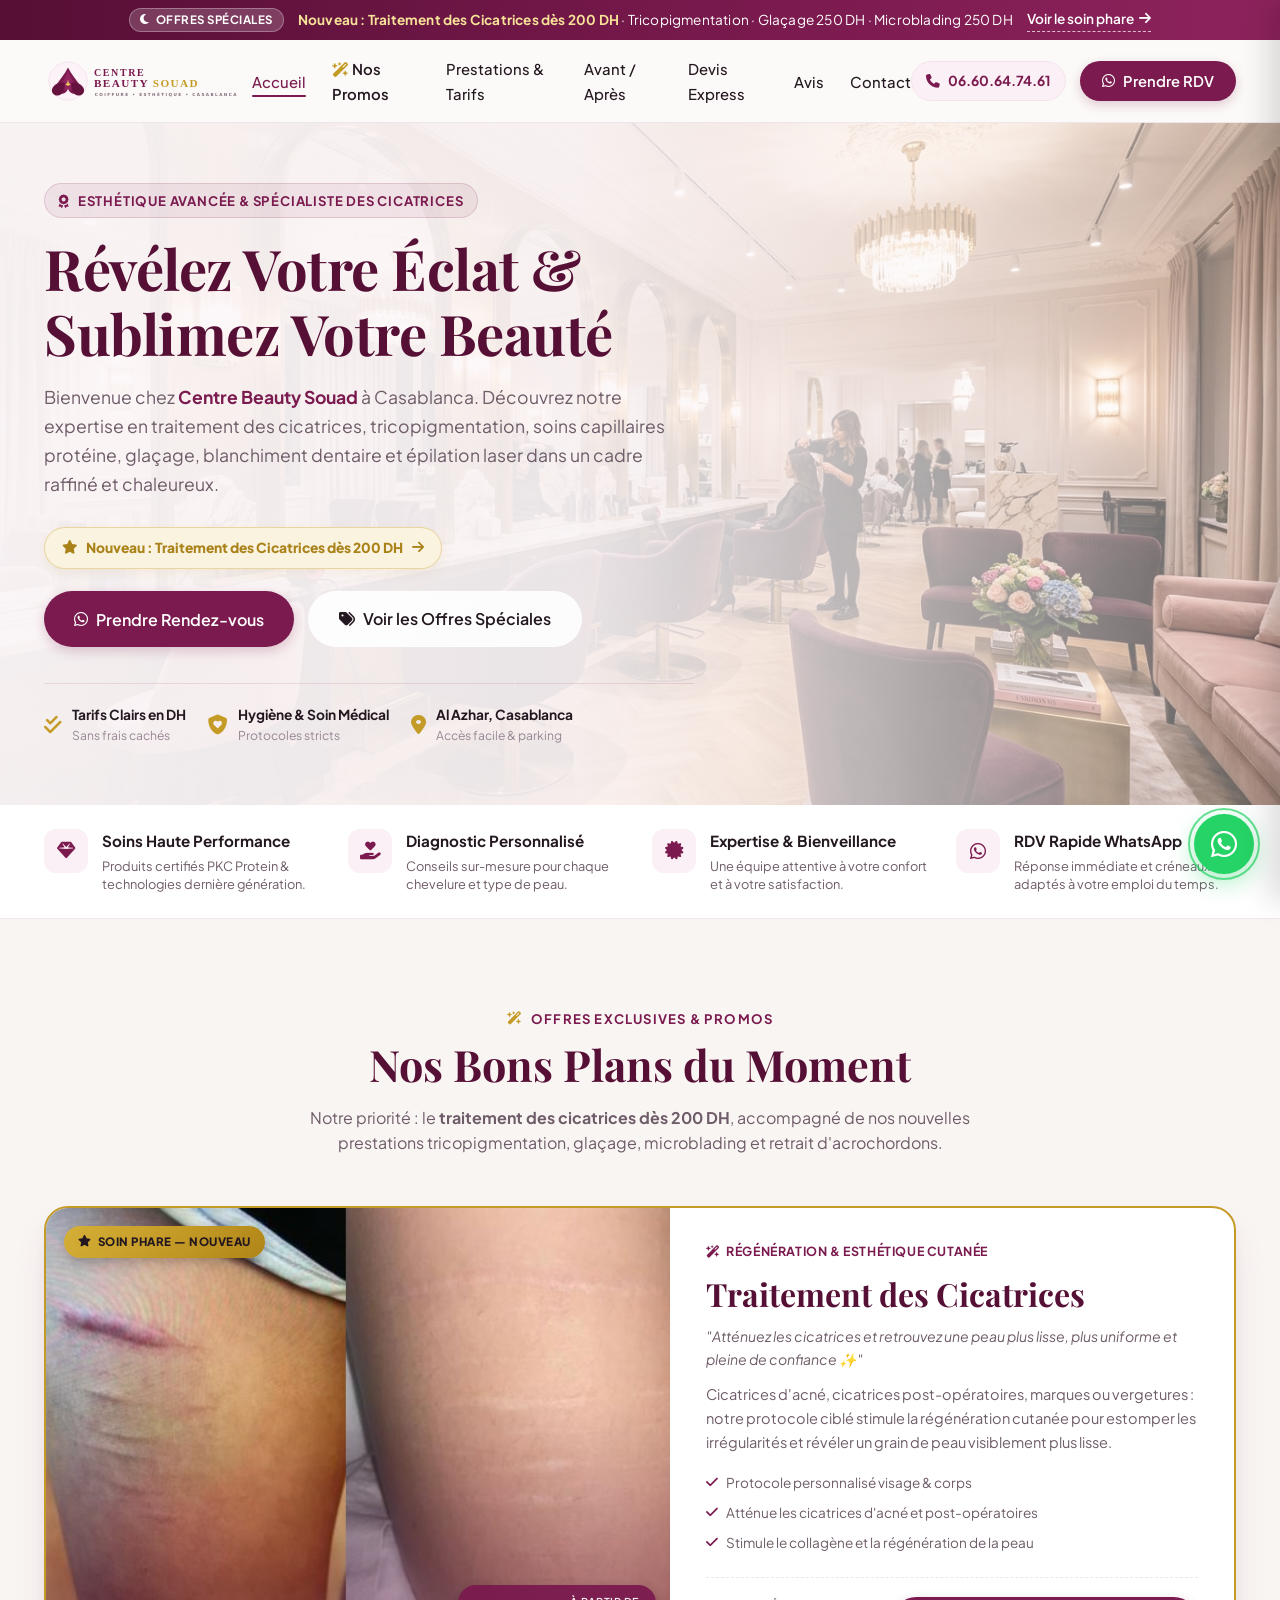
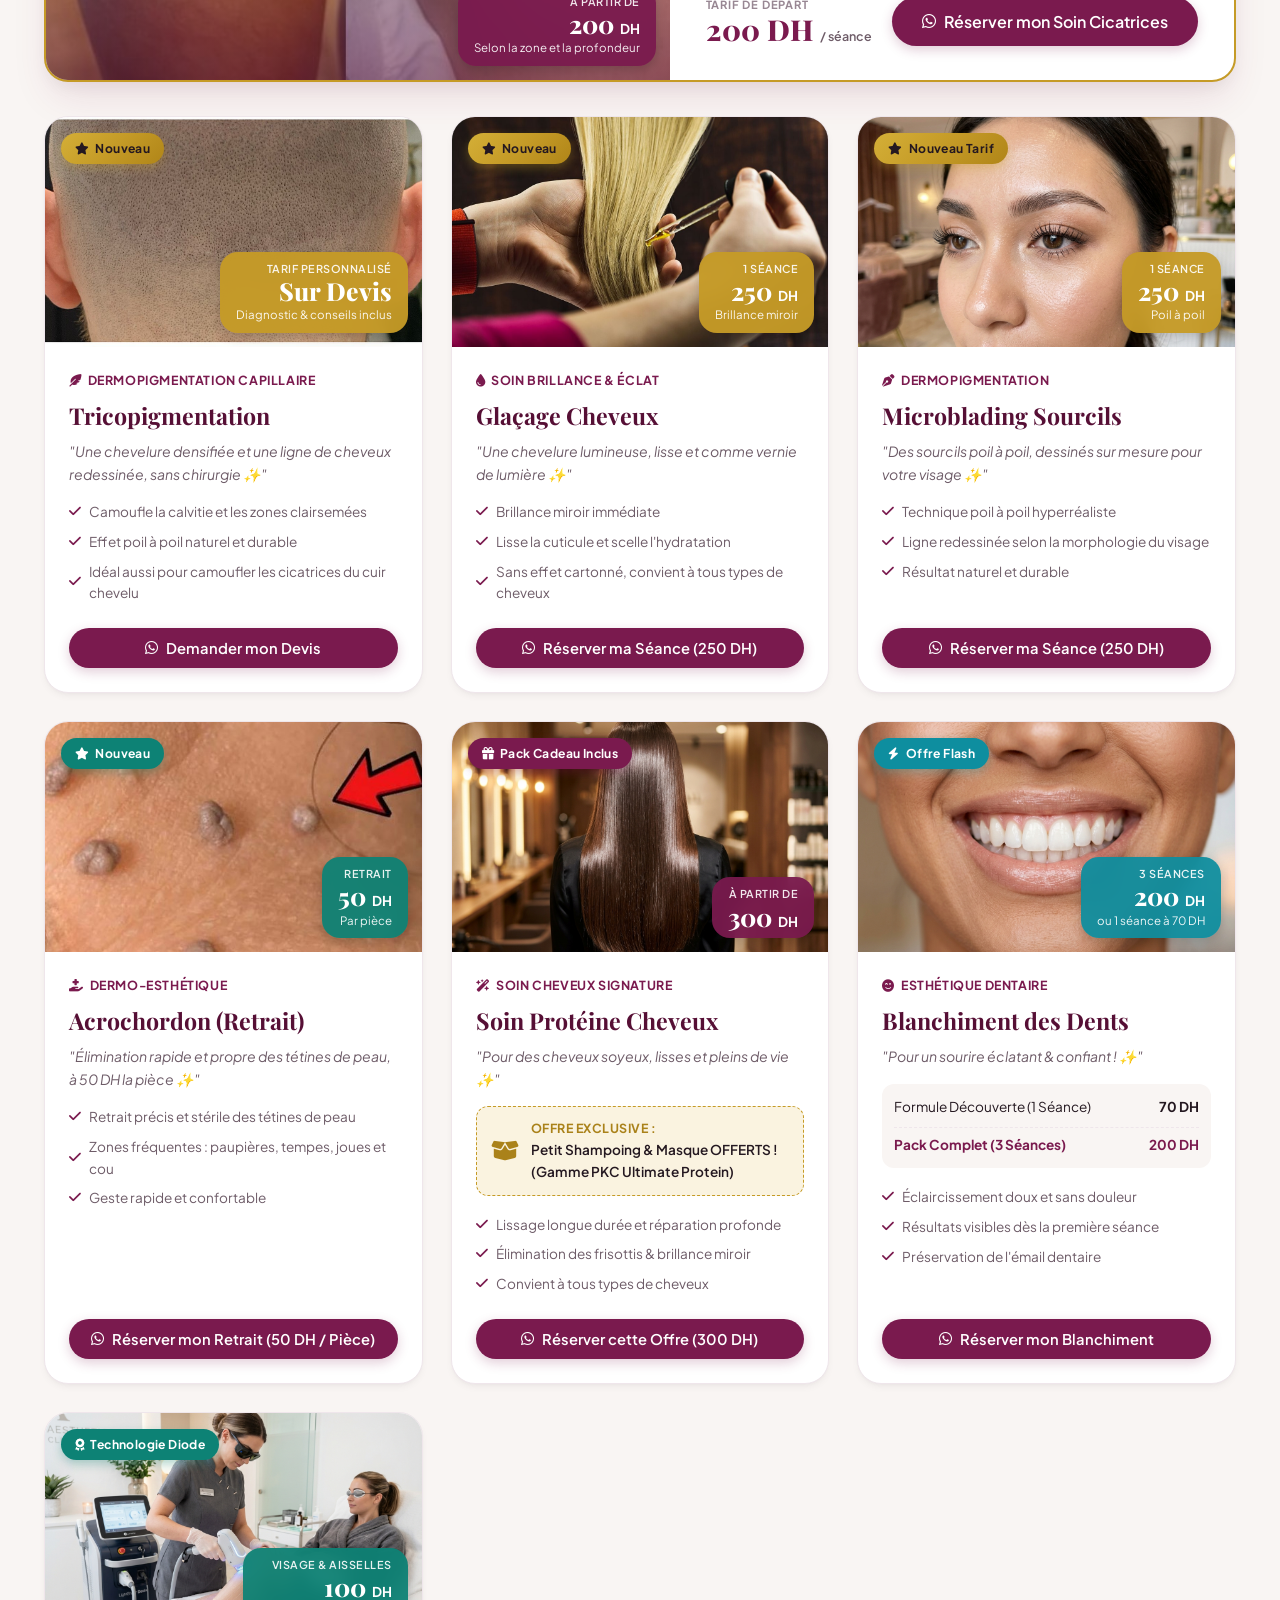
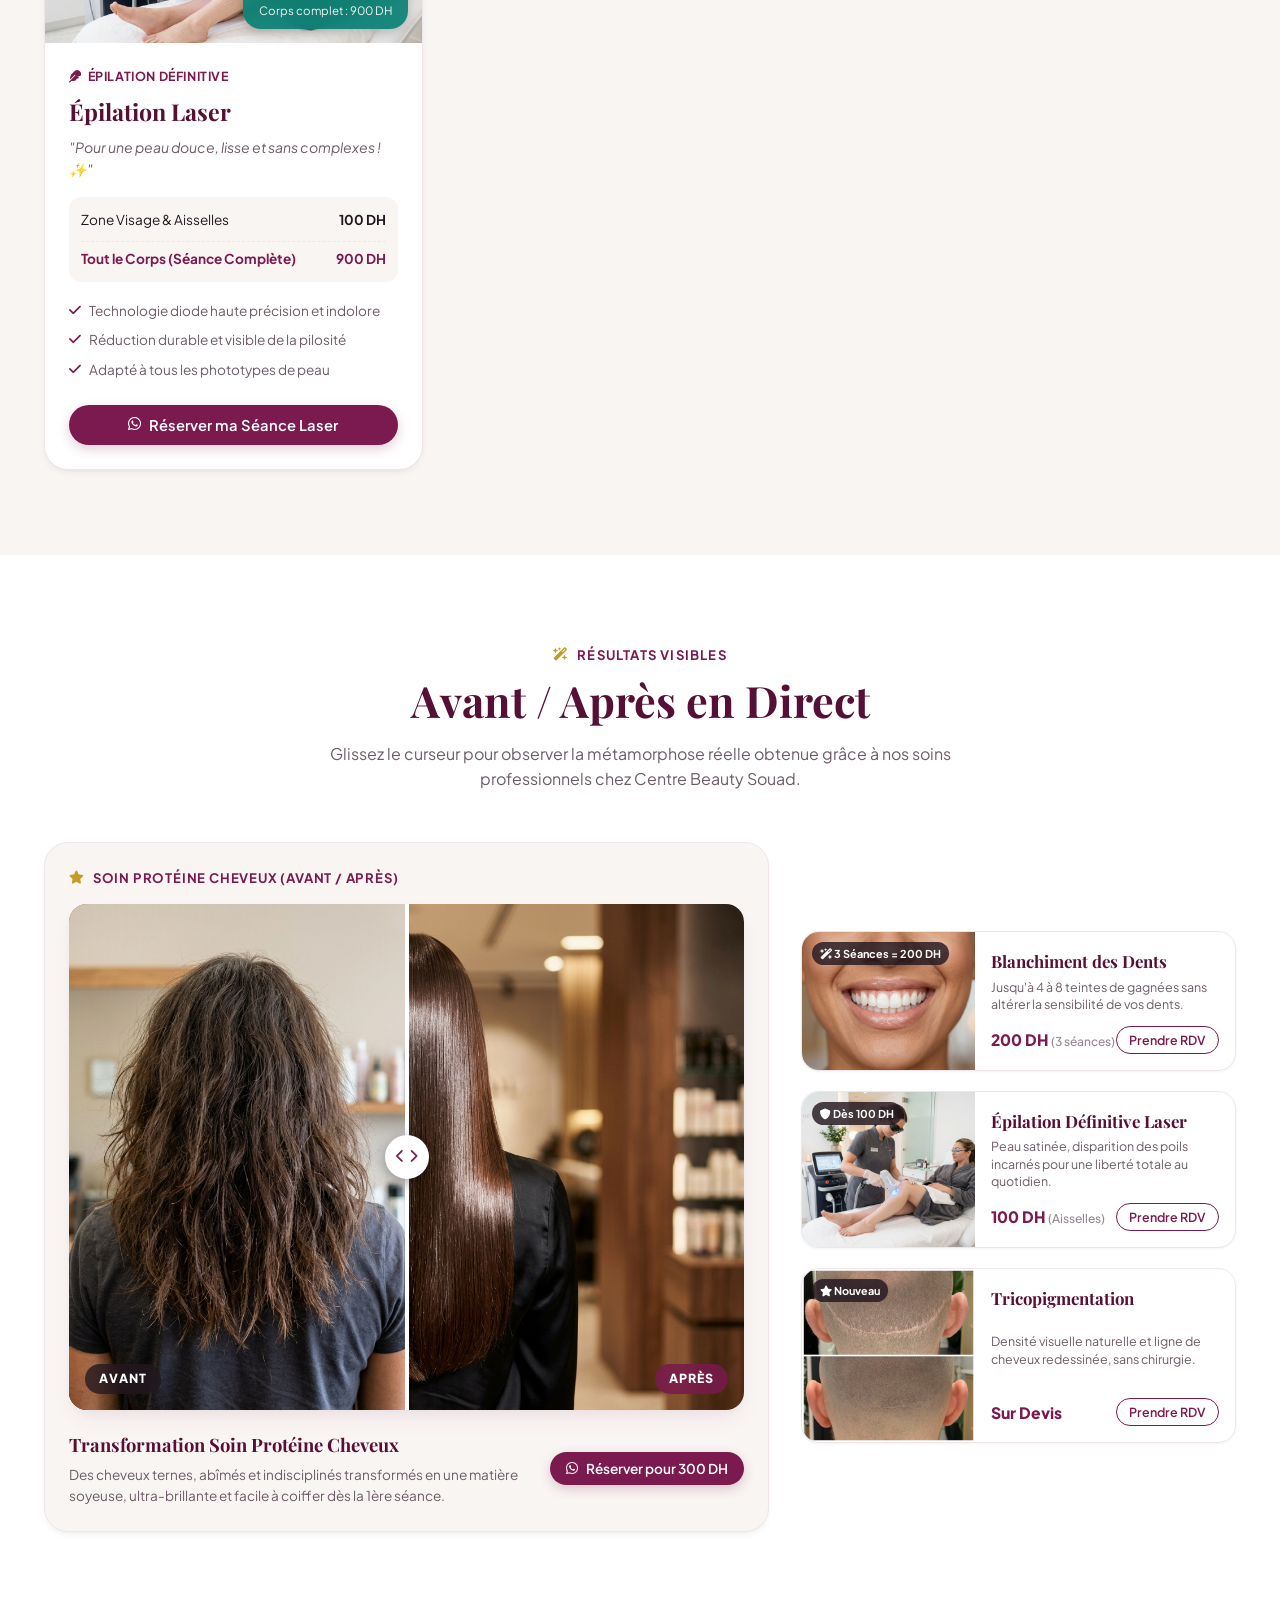
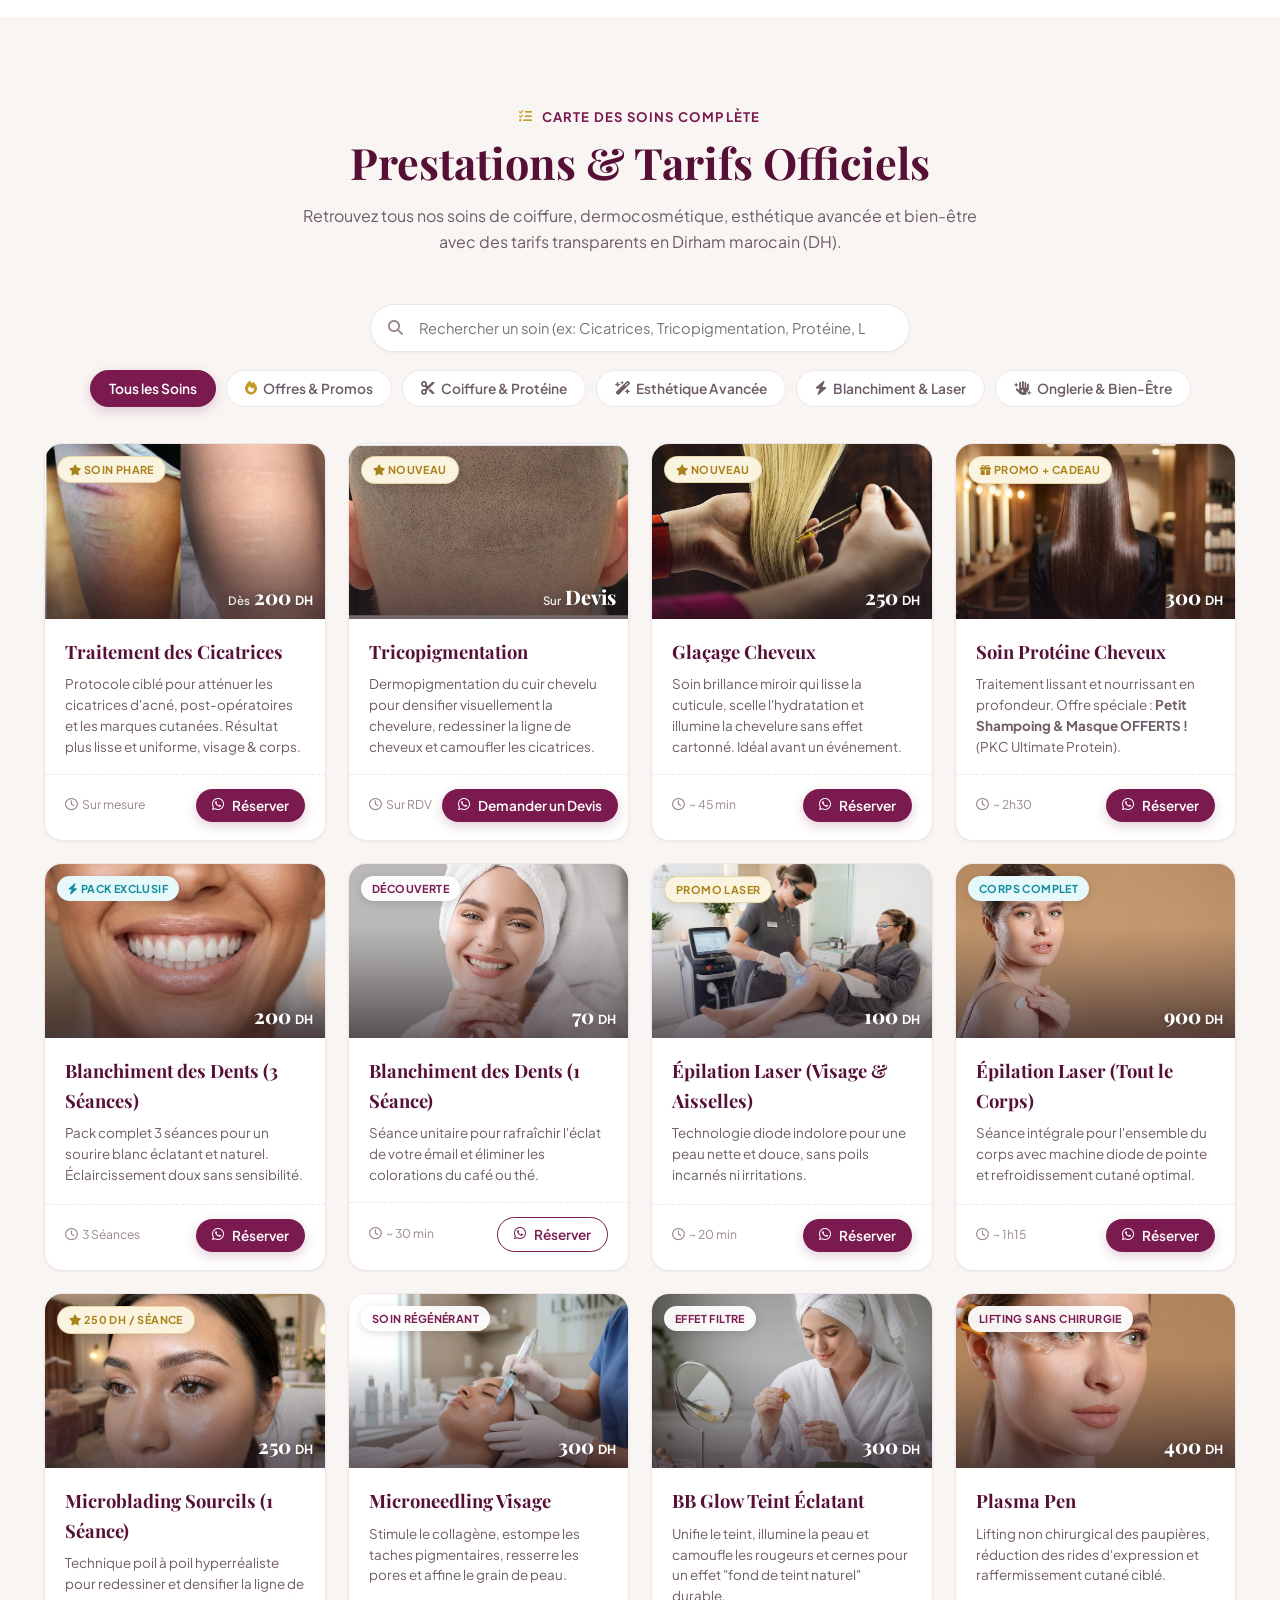
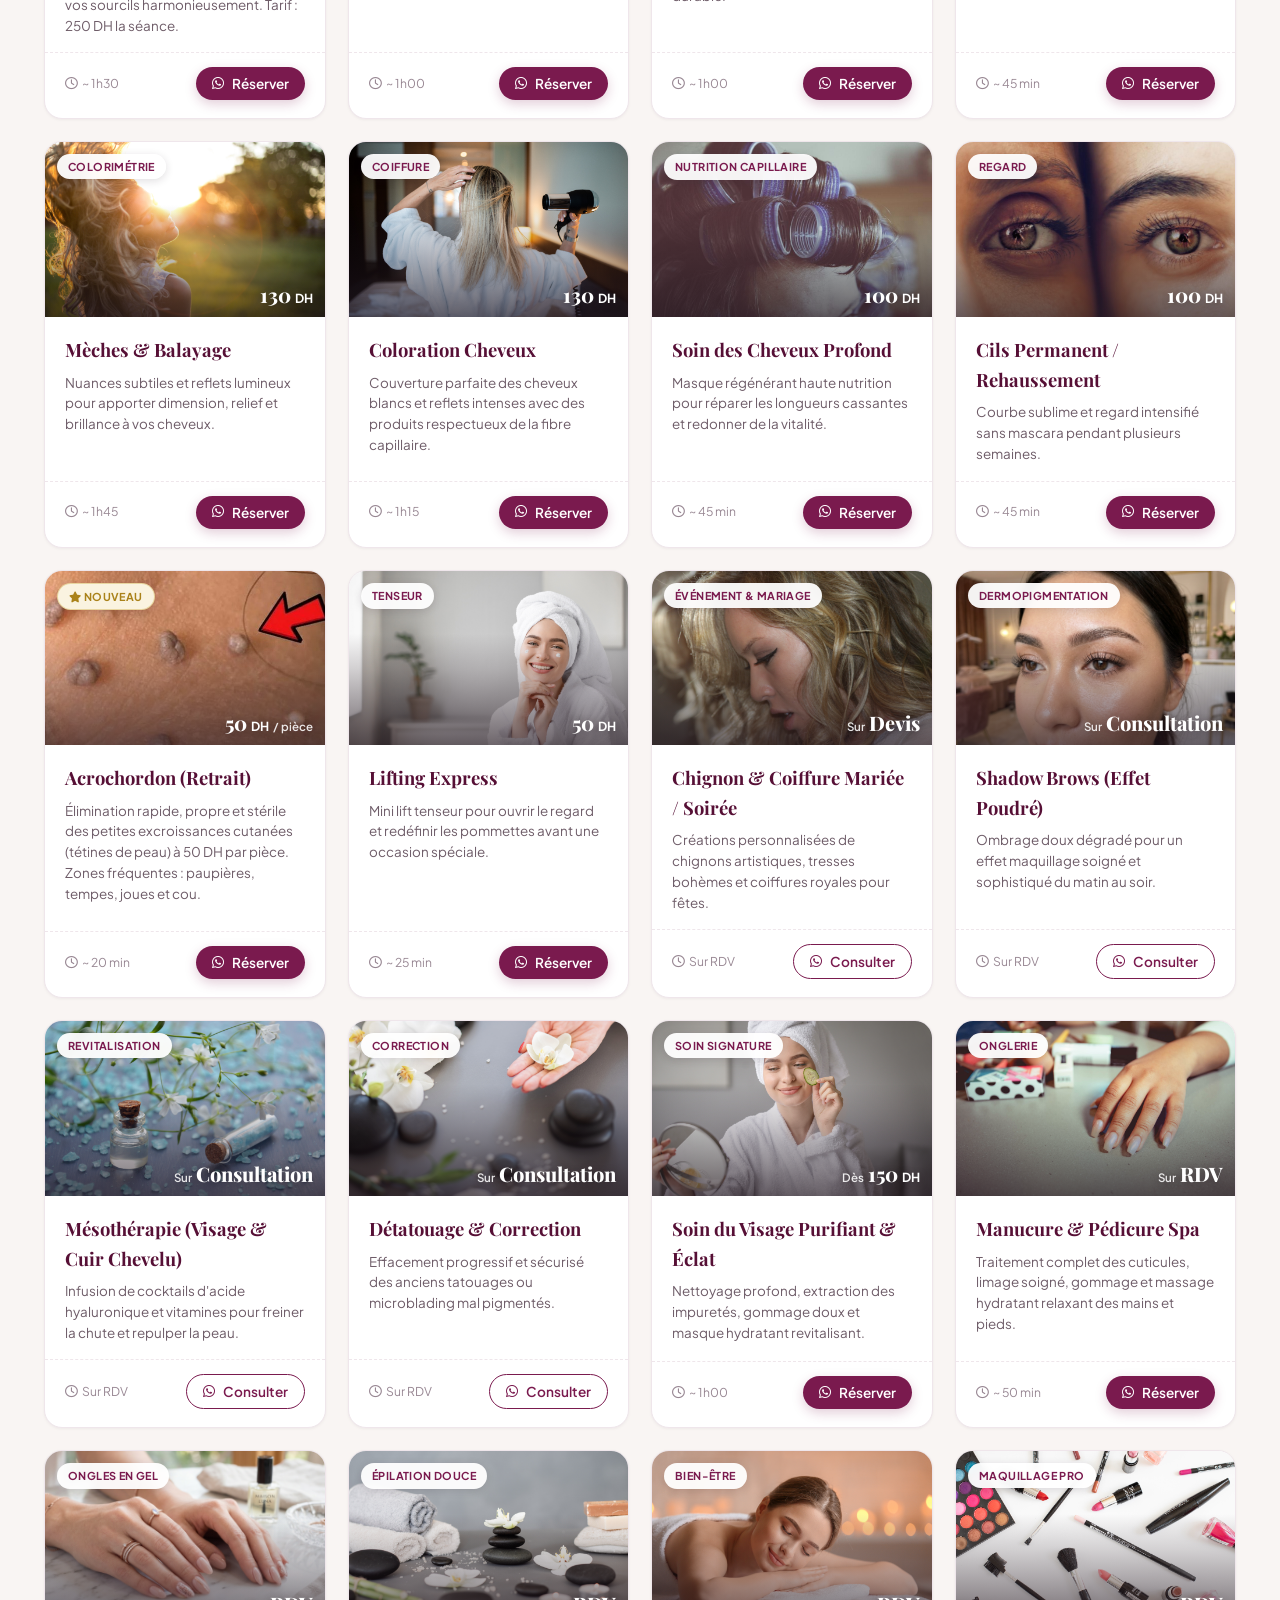
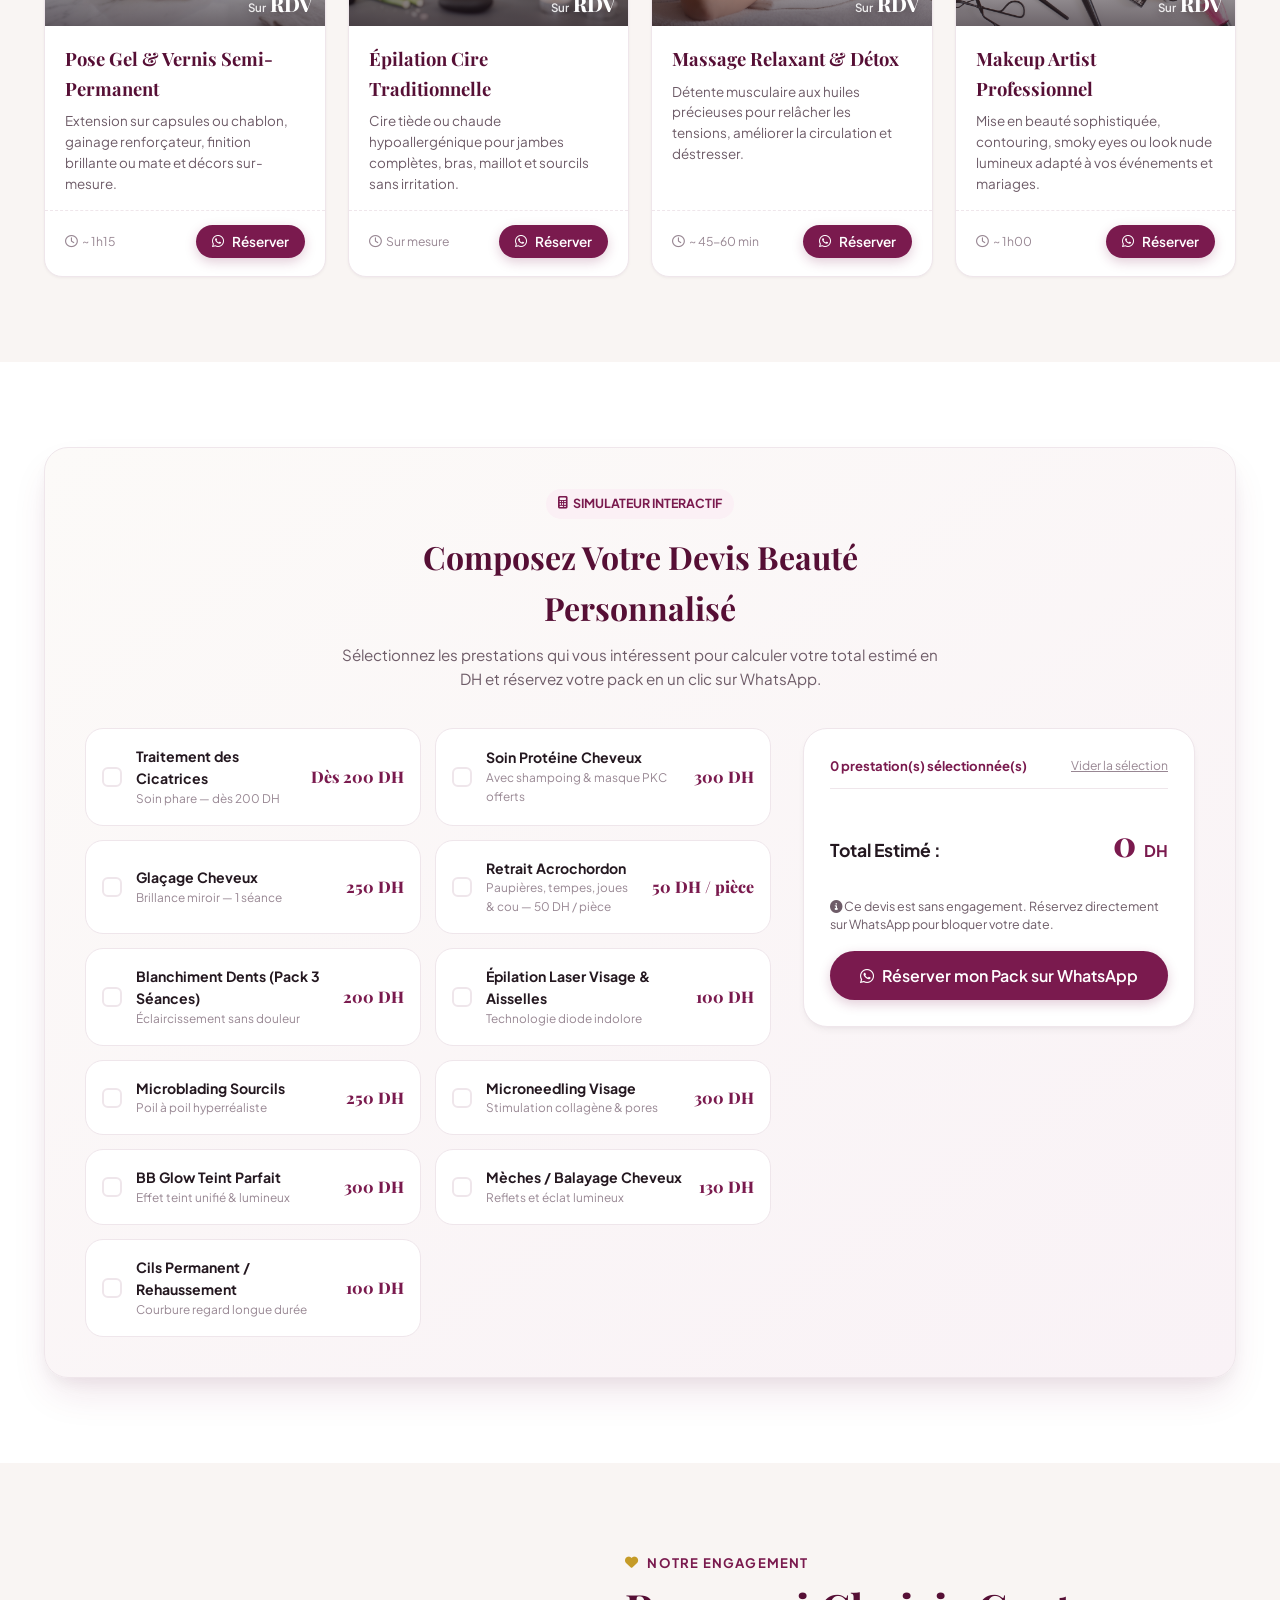
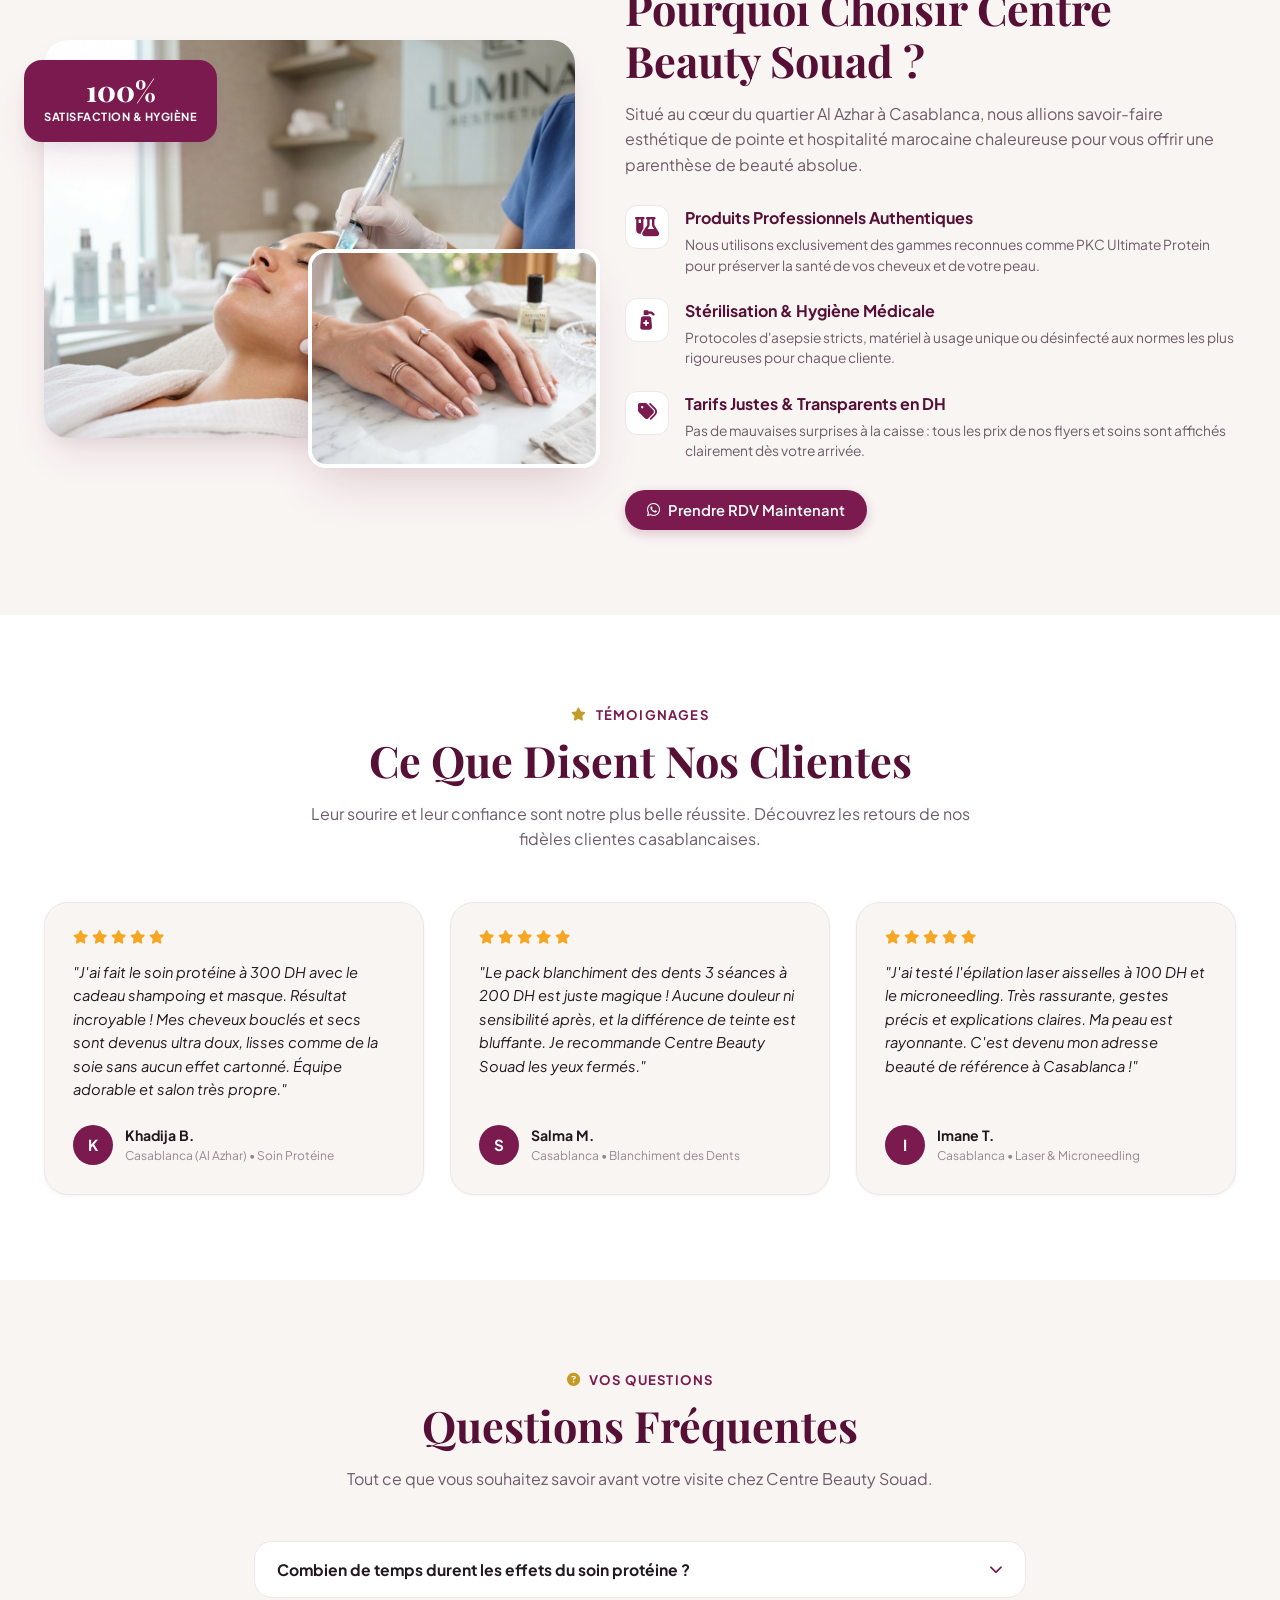
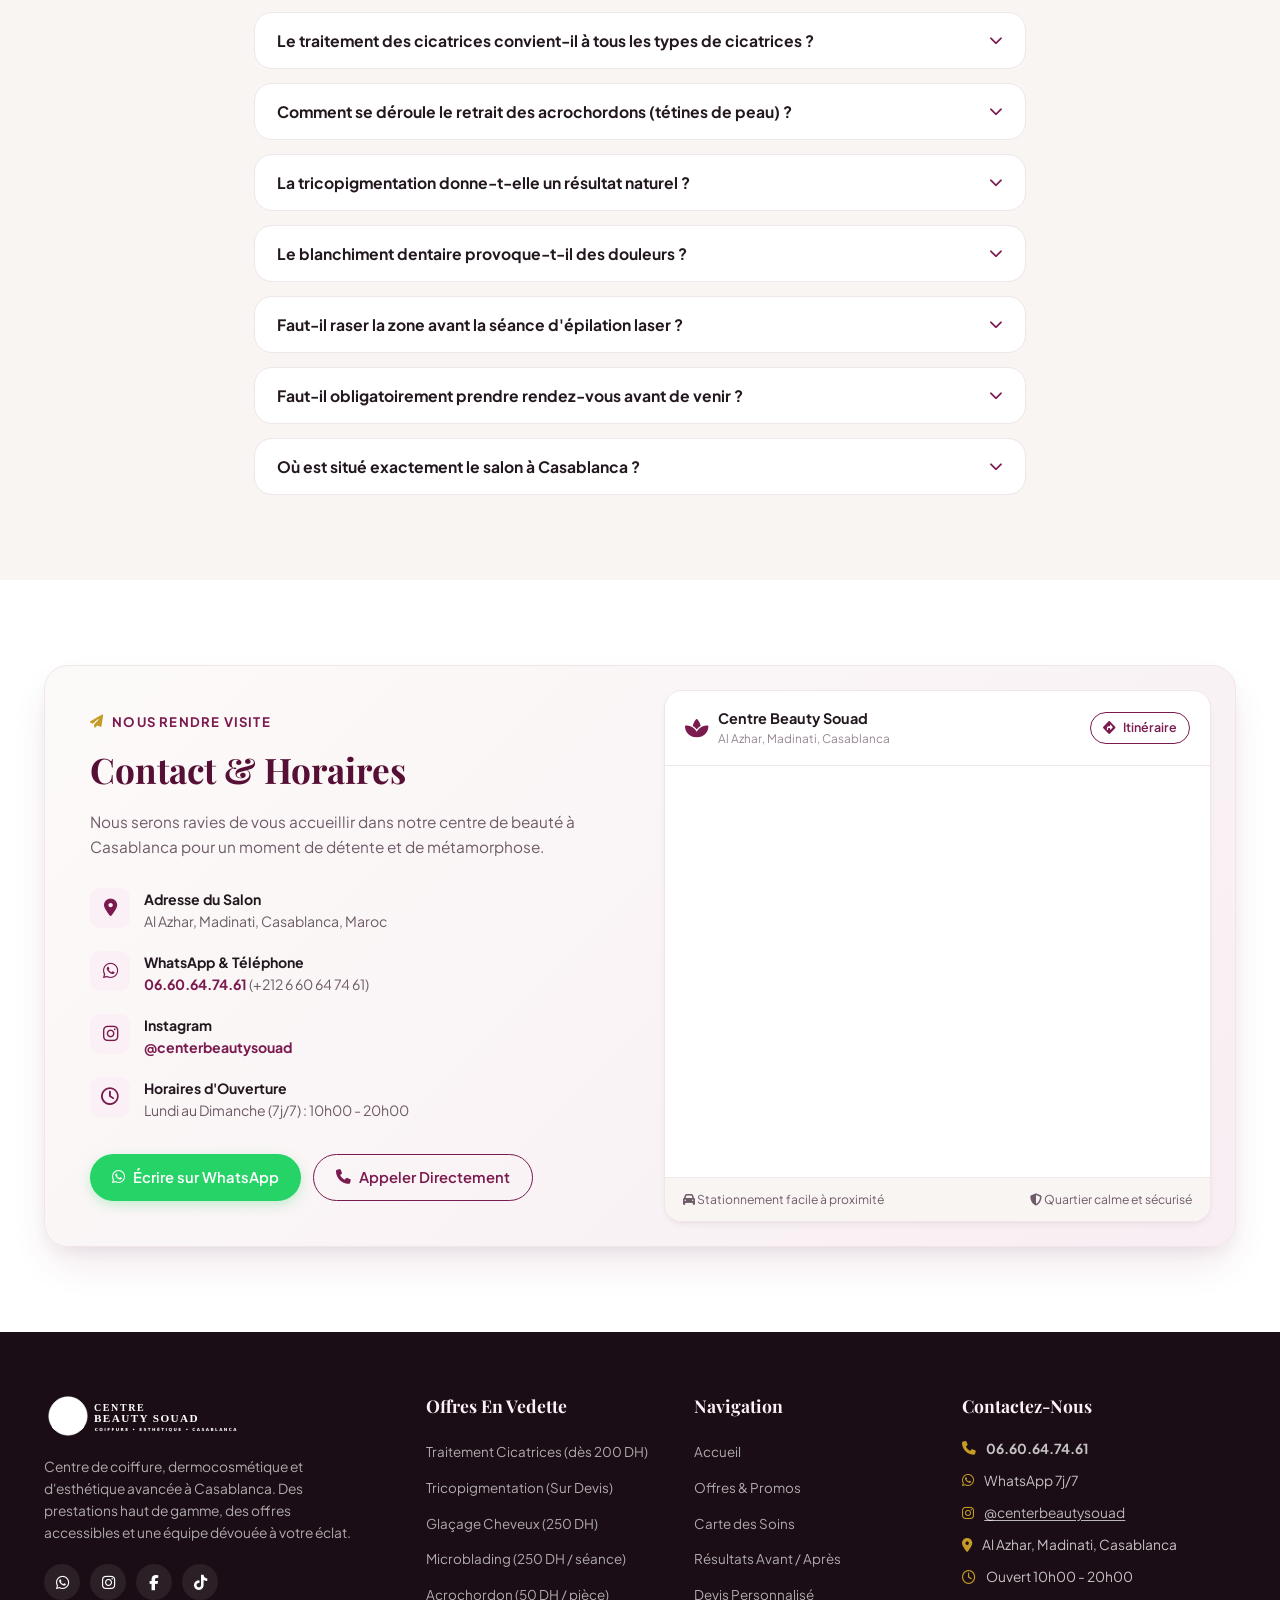
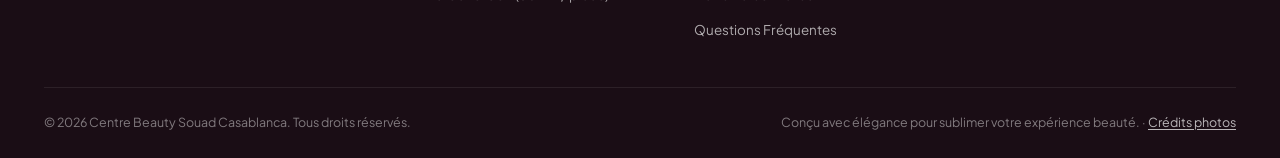
<file: index.html>
<!DOCTYPE html>
<html lang="fr" class="scroll-smooth">
<head>
  <meta charset="UTF-8">
  <meta name="viewport" content="width=device-width, initial-scale=1.0">
  <title>Centre Beauty Souad | Salon de Coiffure & Esthétique à Casablanca</title>
  
  <!-- SEO Meta Tags -->
  <meta name="description" content="Centre Beauty Souad à Casablanca (Al Azhar). Traitement des cicatrices dès 200 DH, tricopigmentation, glaçage cheveux 250 DH, microblading 250 DH, soin protéine, épilation laser et blanchiment dentaire. RDV WhatsApp au 06.60.64.74.61.">
  <meta name="keywords" content="Centre Beauty Souad, salon de beauté Casablanca, traitement cicatrices casablanca, cicatrice dès 200 dh, tricopigmentation casablanca, glacage cheveux 250 dh, microblading 250 dh, acrochordon, retrait tétine de peau, soin proteine cheveux 300 dh, epilation laser casablanca, blanchiment des dents 200 dh, salon esthetique al azhar, centrebeautysouad">
  <meta name="author" content="Centre Beauty Souad">
  <meta name="robots" content="index, follow">

  <!-- Open Graph / Facebook -->
  <meta property="og:type" content="website">
  <meta property="og:url" content="https://centre-beauty-souad.vercel.app/">
  <meta property="og:site_name" content="Centre Beauty Souad">
  <meta property="og:locale" content="fr_MA">
  <meta property="og:title" content="Centre Beauty Souad | Salon de Coiffure & Esthétique à Casablanca">
  <meta property="og:description" content="Nouveau : Traitement des cicatrices dès 200 DH, tricopigmentation, glaçage cheveux 250 DH, microblading 250 DH, soin protéine, blanchiment dentaire et épilation laser à Casablanca.">
  <meta property="og:image" content="https://centre-beauty-souad.vercel.app/assets/images/hero-salon.jpg">
  <meta property="og:image:alt" content="Intérieur du salon Centre Beauty Souad à Casablanca">

  <!-- Twitter -->
  <meta name="twitter:card" content="summary_large_image">
  <meta name="twitter:title" content="Centre Beauty Souad | Salon de Coiffure & Esthétique à Casablanca">
  <meta name="twitter:description" content="Traitement des cicatrices dès 200 DH, tricopigmentation, glaçage cheveux 250 DH, microblading 250 DH, soin protéine et esthétique avancée à Casablanca.">
  <meta name="twitter:image" content="https://centre-beauty-souad.vercel.app/assets/images/hero-salon.jpg">

  <!-- Canonical -->
  <link rel="canonical" href="https://centre-beauty-souad.vercel.app/">

  <!-- Favicon -->
  <link rel="icon" type="image/svg+xml" href="assets/images/favicon.svg">
  
  <!-- Google Fonts -->
  <link rel="preconnect" href="https://fonts.googleapis.com">
  <link rel="preconnect" href="https://fonts.gstatic.com" crossorigin>
  <link href="https://fonts.googleapis.com/css2?family=Playfair+Display:ital,wght@0,500;0,600;0,700;0,800;1,600&family=Plus+Jakarta+Sans:wght@300;400;500;600;700;800&display=swap" rel="stylesheet">
  
  <!-- Icons (FontAwesome CDN) -->
  <link rel="stylesheet" href="https://cdnjs.cloudflare.com/ajax/libs/font-awesome/6.5.1/css/all.min.css" integrity="sha512-DTOQO9RWCH3ppGqcWaEA1BIZOC6xxalwEsw9c2QQeAIftl+Vegovlnee1c9QX4TctnWMn13TZye+giMm8e2LwA==" crossorigin="anonymous" referrerpolicy="no-referrer" />

  <!-- Main Stylesheet -->
  <link rel="stylesheet" href="styles.css">

  <!-- Structured Data JSON-LD for Local Business -->
  <script type="application/ld+json">
  {
    "@context": "https://schema.org",
    "@type": "BeautySalon",
    "name": "Centre Beauty Souad",
    "url": "https://centre-beauty-souad.vercel.app/",
    "image": "https://centre-beauty-souad.vercel.app/assets/images/hero-salon.jpg",
    "telephone": "+212660647461",
    "sameAs": ["https://instagram.com/centerbeautysouad"],
    "address": {
      "@type": "PostalAddress",
      "streetAddress": "Al Azhar, Madinati",
      "addressLocality": "Casablanca",
      "addressCountry": "MA"
    },
    "priceRange": "50 DH - 900 DH",
    "openingHoursSpecification": [
      {
        "@type": "OpeningHoursSpecification",
        "dayOfWeek": ["Monday", "Tuesday", "Wednesday", "Thursday", "Friday", "Saturday", "Sunday"],
        "opens": "10:00",
        "closes": "20:00"
      }
    ]
  }
  </script>
</head>
<body>

  <!-- Top Announcement Bar -->
  <div class="announcement-bar" id="announcementBar">
    <div class="container announcement-content">
      <span class="announcement-badge"><i class="fa-solid fa-moon"></i> Offres Spéciales</span>
      <p class="announcement-text">
        <strong>Nouveau : Traitement des Cicatrices dès 200 DH</strong> · Tricopigmentation · Glaçage 250 DH · Microblading 250 DH
      </p>
      <a href="#promo-cicatrice" class="announcement-link">Voir le soin phare <i class="fa-solid fa-arrow-right"></i></a>
    </div>
  </div>

  <!-- Header / Navigation -->
  <header class="site-header" id="siteHeader">
    <div class="container header-inner">
      <!-- Logo -->
      <a href="#" class="brand-logo" aria-label="Accueil Centre Beauty Souad">
        <img src="assets/images/logo.svg" alt="Centre Beauty Souad Casablanca" class="logo-img" width="230" height="52">
      </a>

      <!-- Desktop Nav -->
      <nav class="desktop-nav" aria-label="Navigation principale">
        <ul class="nav-links">
          <li><a href="#accueil" class="nav-link active">Accueil</a></li>
          <li><a href="#promos" class="nav-link highlight-nav"><i class="fa-solid fa-wand-magic-sparkles text-gold"></i> Nos Promos</a></li>
          <li><a href="#services" class="nav-link">Prestations &amp; Tarifs</a></li>
          <li><a href="#avant-apres" class="nav-link">Avant / Après</a></li>
          <li><a href="#calculateur" class="nav-link">Devis Express</a></li>
          <li><a href="#temoignages" class="nav-link">Avis</a></li>
          <li><a href="#contact" class="nav-link">Contact</a></li>
        </ul>
      </nav>

      <!-- Action Buttons -->
      <div class="header-actions">
        <a href="tel:0660647461" class="btn-phone" aria-label="Appeler le 0660647461">
          <i class="fa-solid fa-phone"></i>
          <span class="phone-number">06.60.64.74.61</span>
        </a>
        <button class="btn btn-primary open-booking-btn" id="headerBookBtn" data-service="Consultation Générale">
          <i class="fa-brands fa-whatsapp"></i>
          <span>Prendre RDV</span>
        </button>
        <!-- Mobile Menu Toggle Button -->
        <button class="mobile-toggle-btn" id="mobileToggleBtn" aria-label="Ouvrir le menu">
          <span class="bar"></span>
          <span class="bar"></span>
          <span class="bar"></span>
        </button>
      </div>
    </div>
  </header>

  <!-- Mobile Drawer Menu -->
  <div class="mobile-drawer" id="mobileDrawer">
    <div class="drawer-header">
      <img src="assets/images/logo.svg" alt="Centre Beauty Souad" class="drawer-logo" width="190">
      <button class="drawer-close-btn" id="drawerCloseBtn" aria-label="Fermer le menu">
        <i class="fa-solid fa-xmark"></i>
      </button>
    </div>
    <div class="drawer-body">
      <ul class="drawer-links">
        <li><a href="#accueil" class="drawer-link"><i class="fa-solid fa-house"></i> Accueil</a></li>
        <li><a href="#promos" class="drawer-link highlight"><i class="fa-solid fa-gift"></i> Nos Promos Exclusives</a></li>
        <li><a href="#services" class="drawer-link"><i class="fa-solid fa-list-check"></i> Prestations &amp; Tarifs (DH)</a></li>
        <li><a href="#avant-apres" class="drawer-link"><i class="fa-solid fa-wand-magic-sparkles"></i> Résultats Avant / Après</a></li>
        <li><a href="#calculateur" class="drawer-link"><i class="fa-solid fa-calculator"></i> Calculateur de Pack</a></li>
        <li><a href="#temoignages" class="drawer-link"><i class="fa-solid fa-star"></i> Avis Clientes</a></li>
        <li><a href="#contact" class="drawer-link"><i class="fa-solid fa-location-dot"></i> Nous Trouver à Casablanca</a></li>
      </ul>
      <div class="drawer-footer">
        <a href="https://wa.me/212660647461?text=Bonjour%20Centre%20Beauty%20Souad,%20je%20souhaite%20prendre%20un%20rendez-vous" target="_blank" rel="noopener" class="btn btn-whatsapp w-full">
          <i class="fa-brands fa-whatsapp"></i> Discuter sur WhatsApp
        </a>
        <a href="tel:0660647461" class="btn btn-outline w-full mt-2">
          <i class="fa-solid fa-phone"></i> 06.60.64.74.61
        </a>
        <p class="drawer-address"><i class="fa-solid fa-map-pin"></i> Al Azhar, Madinati, Casablanca</p>
      </div>
    </div>
  </div>
  <div class="drawer-overlay" id="drawerOverlay"></div>

  <main>
    <!-- Hero Section -->
    <section class="hero-section" id="accueil">
      <div class="hero-background">
        <img src="assets/images/hero-salon.jpg" alt="Intérieur luxueux Centre Beauty Souad Casablanca" class="hero-bg-img">
        <div class="hero-overlay"></div>
      </div>
      <div class="container hero-content">
        <div class="hero-text-block">
          <div class="hero-tag">
            <span class="tag-icon"><i class="fa-solid fa-award"></i></span>
            <span>Esthétique Avancée &amp; Spécialiste des Cicatrices</span>
          </div>
          <h1 class="hero-title">
            Révélez Votre Éclat &amp; Sublimez Votre Beauté
          </h1>
          <p class="hero-description">
            Bienvenue chez <strong>Centre Beauty Souad</strong> à Casablanca. Découvrez notre expertise en traitement des cicatrices, tricopigmentation, soins capillaires protéine, glaçage, blanchiment dentaire et épilation laser dans un cadre raffiné et chaleureux.
          </p>
          <a href="#promo-cicatrice" class="hero-new-promo">
            <i class="fa-solid fa-star"></i>
            <span>Nouveau : Traitement des Cicatrices dès 200 DH</span>
            <i class="fa-solid fa-arrow-right"></i>
          </a>
          <div class="hero-cta-group">
            <button class="btn btn-primary btn-lg open-booking-btn" data-service="Consultation Beauté">
              <i class="fa-brands fa-whatsapp"></i>
              <span>Prendre Rendez-vous</span>
            </button>
            <a href="#promos" class="btn btn-glass btn-lg">
              <i class="fa-solid fa-tags"></i>
              <span>Voir les Offres Spéciales</span>
            </a>
          </div>

          <!-- Quick Trust Badges -->
          <div class="hero-badges">
            <div class="badge-item">
              <i class="fa-solid fa-check-double text-gold"></i>
              <div>
                <strong>Tarifs Clairs en DH</strong>
                <span>Sans frais cachés</span>
              </div>
            </div>
            <div class="badge-item">
              <i class="fa-solid fa-shield-heart text-gold"></i>
              <div>
                <strong>Hygiène &amp; Soin Médical</strong>
                <span>Protocoles stricts</span>
              </div>
            </div>
            <div class="badge-item">
              <i class="fa-solid fa-location-dot text-gold"></i>
              <div>
                <strong>Al Azhar, Casablanca</strong>
                <span>Accès facile &amp; parking</span>
              </div>
            </div>
          </div>
        </div>
      </div>
    </section>

    <!-- Key Pillars Ribbon -->
    <section class="pillars-ribbon">
      <div class="container pillars-grid">
        <div class="pillar-card">
          <div class="pillar-icon"><i class="fa-solid fa-gem"></i></div>
          <div class="pillar-text">
            <h3>Soins Haute Performance</h3>
            <p>Produits certifiés PKC Protein &amp; technologies dernière génération.</p>
          </div>
        </div>
        <div class="pillar-card">
          <div class="pillar-icon"><i class="fa-solid fa-hand-holding-heart"></i></div>
          <div class="pillar-text">
            <h3>Diagnostic Personnalisé</h3>
            <p>Conseils sur-mesure pour chaque chevelure et type de peau.</p>
          </div>
        </div>
        <div class="pillar-card">
          <div class="pillar-icon"><i class="fa-solid fa-certificate"></i></div>
          <div class="pillar-text">
            <h3>Expertise &amp; Bienveillance</h3>
            <p>Une équipe attentive à votre confort et à votre satisfaction.</p>
          </div>
        </div>
        <div class="pillar-card">
          <div class="pillar-icon"><i class="fa-brands fa-whatsapp"></i></div>
          <div class="pillar-text">
            <h3>RDV Rapide WhatsApp</h3>
            <p>Réponse immédiate et créneaux adaptés à votre emploi du temps.</p>
          </div>
        </div>
      </div>
    </section>

    <!-- PROMOTIONS & OFFRES EXCLUSIVES -->
    <section class="section section-promos" id="promos">
      <div class="container">
        <div class="section-header text-center">
          <div class="section-subtitle">
            <i class="fa-solid fa-wand-magic-sparkles text-gold"></i> OFFRES EXCLUSIVES &amp; PROMOS
          </div>
          <h2 class="section-title">Nos Bons Plans du Moment</h2>
          <p class="section-desc">
            Notre priorité : le <strong>traitement des cicatrices dès 200 DH</strong>, accompagné de nos nouvelles prestations tricopigmentation, glaçage, microblading et retrait d'acrochordons.
          </p>
        </div>

        <!-- Soin Phare : Traitement des Cicatrices -->
        <article class="promo-highlight" id="promo-cicatrice">
          <div class="promo-highlight-media">
            <img src="assets/images/cicatrice-treatment.jpg" alt="Avant / après traitement des cicatrices : peau lissée et cicatrices atténuées" loading="eager">
            <span class="promo-highlight-label"><i class="fa-solid fa-star"></i> Soin Phare — Nouveau</span>
            <div class="promo-price-tag highlight-price">
              <span class="label">À partir de</span>
              <span class="price">200 <small>DH</small></span>
              <span class="sub-price">Selon la zone et la profondeur</span>
            </div>
          </div>
          <div class="promo-highlight-content">
            <div class="promo-category"><i class="fa-solid fa-wand-magic-sparkles"></i> Régénération &amp; Esthétique Cutanée</div>
            <h3 class="promo-title">Traitement des Cicatrices</h3>
            <p class="promo-tagline">"Atténuez les cicatrices et retrouvez une peau plus lisse, plus uniforme et pleine de confiance ✨"</p>
            <p class="promo-highlight-desc">
              Cicatrices d'acné, cicatrices post-opératoires, marques ou vergetures : notre protocole ciblé stimule la régénération cutanée pour estomper les irrégularités et révéler un grain de peau visiblement plus lisse.
            </p>
            <ul class="promo-features promo-highlight-features">
              <li><i class="fa-solid fa-check text-plum"></i> Protocole personnalisé visage &amp; corps</li>
              <li><i class="fa-solid fa-check text-plum"></i> Atténue les cicatrices d'acné et post-opératoires</li>
              <li><i class="fa-solid fa-check text-plum"></i> Stimule le collagène et la régénération de la peau</li>
            </ul>
            <div class="promo-highlight-footer">
              <div class="highlight-price-box">
                <span>Tarif de départ</span>
                <strong>200 DH <small>/ séance</small></strong>
              </div>
              <button class="btn btn-primary btn-lg open-booking-btn" data-service="Traitement des Cicatrices (dès 200 DH)">
                <i class="fa-brands fa-whatsapp"></i> Réserver mon Soin Cicatrices
              </button>
            </div>
          </div>
        </article>

        <div class="promos-grid">
          <!-- Nouvelle Card : Tricopigmentation -->
          <article class="promo-card" id="promo-tricopigmentation">
            <div class="promo-card-badge badge-gold">
              <i class="fa-solid fa-star"></i> Nouveau
            </div>
            <div class="promo-img-wrapper">
              <img src="assets/images/tricopigmentation.jpg" alt="Résultat de tricopigmentation sur cuir chevelu rasé" class="promo-img" loading="lazy">
              <div class="promo-price-tag gold-tag">
                <span class="label">Tarif personnalisé</span>
                <span class="price price-text">Sur Devis</span>
                <span class="sub-price">Diagnostic &amp; conseils inclus</span>
              </div>
            </div>
            <div class="promo-card-content">
              <div class="promo-category"><i class="fa-solid fa-feather-pointed"></i> Dermopigmentation Capillaire</div>
              <h3 class="promo-title">Tricopigmentation</h3>
              <p class="promo-tagline">"Une chevelure densifiée et une ligne de cheveux redessinée, sans chirurgie ✨"</p>

              <ul class="promo-features">
                <li><i class="fa-solid fa-check text-plum"></i> Camoufle la calvitie et les zones clairsemées</li>
                <li><i class="fa-solid fa-check text-plum"></i> Effet poil à poil naturel et durable</li>
                <li><i class="fa-solid fa-check text-plum"></i> Idéal aussi pour camoufler les cicatrices du cuir chevelu</li>
              </ul>

              <div class="promo-card-footer">
                <button class="btn btn-primary w-full open-booking-btn" data-service="Tricopigmentation (Sur Devis)">
                  <i class="fa-brands fa-whatsapp"></i> Demander mon Devis
                </button>
              </div>
            </div>
          </article>

          <!-- Nouvelle Card : Glaçage Cheveux -->
          <article class="promo-card" id="promo-glacage">
            <div class="promo-card-badge badge-gold">
              <i class="fa-solid fa-star"></i> Nouveau
            </div>
            <div class="promo-img-wrapper">
              <img src="assets/images/glacage-cheveux.jpg" alt="Glaçage cheveux brillance miroir en salon" class="promo-img" loading="lazy">
              <div class="promo-price-tag gold-tag">
                <span class="label">1 Séance</span>
                <span class="price">250 <small>DH</small></span>
                <span class="sub-price">Brillance miroir</span>
              </div>
            </div>
            <div class="promo-card-content">
              <div class="promo-category"><i class="fa-solid fa-droplet"></i> Soin Brillance &amp; Éclat</div>
              <h3 class="promo-title">Glaçage Cheveux</h3>
              <p class="promo-tagline">"Une chevelure lumineuse, lisse et comme vernie de lumière ✨"</p>

              <ul class="promo-features">
                <li><i class="fa-solid fa-check text-plum"></i> Brillance miroir immédiate</li>
                <li><i class="fa-solid fa-check text-plum"></i> Lisse la cuticule et scelle l'hydratation</li>
                <li><i class="fa-solid fa-check text-plum"></i> Sans effet cartonné, convient à tous types de cheveux</li>
              </ul>

              <div class="promo-card-footer">
                <button class="btn btn-primary w-full open-booking-btn" data-service="Glaçage Cheveux (250 DH / Séance)">
                  <i class="fa-brands fa-whatsapp"></i> Réserver ma Séance (250 DH)
                </button>
              </div>
            </div>
          </article>

          <!-- Nouvelle Card : Microblading -->
          <article class="promo-card" id="promo-microblading">
            <div class="promo-card-badge badge-gold">
              <i class="fa-solid fa-star"></i> Nouveau Tarif
            </div>
            <div class="promo-img-wrapper">
              <img src="assets/images/microblading.jpg" alt="Microblading des sourcils poil à poil" class="promo-img" loading="lazy">
              <div class="promo-price-tag gold-tag">
                <span class="label">1 Séance</span>
                <span class="price">250 <small>DH</small></span>
                <span class="sub-price">Poil à poil</span>
              </div>
            </div>
            <div class="promo-card-content">
              <div class="promo-category"><i class="fa-solid fa-pen-nib"></i> Dermopigmentation</div>
              <h3 class="promo-title">Microblading Sourcils</h3>
              <p class="promo-tagline">"Des sourcils poil à poil, dessinés sur mesure pour votre visage ✨"</p>

              <ul class="promo-features">
                <li><i class="fa-solid fa-check text-plum"></i> Technique poil à poil hyperréaliste</li>
                <li><i class="fa-solid fa-check text-plum"></i> Ligne redessinée selon la morphologie du visage</li>
                <li><i class="fa-solid fa-check text-plum"></i> Résultat naturel et durable</li>
              </ul>

              <div class="promo-card-footer">
                <button class="btn btn-primary w-full open-booking-btn" data-service="Microblading Sourcils (250 DH / Séance)">
                  <i class="fa-brands fa-whatsapp"></i> Réserver ma Séance (250 DH)
                </button>
              </div>
            </div>
          </article>

          <!-- Nouvelle Card : Acrochordon -->
          <article class="promo-card" id="promo-acrochordon">
            <div class="promo-card-badge badge-teal">
              <i class="fa-solid fa-star"></i> Nouveau
            </div>
            <div class="promo-img-wrapper">
              <img src="assets/images/services/acrochordon.jpg" alt="Photo réelle d'acrochordons (tétines de peau) avant retrait" class="promo-img" loading="lazy">
              <div class="promo-price-tag teal-tag">
                <span class="label">Retrait</span>
                <span class="price">50 <small>DH</small></span>
                <span class="sub-price">Par pièce</span>
              </div>
            </div>
            <div class="promo-card-content">
              <div class="promo-category"><i class="fa-solid fa-hand-holding-medical"></i> Dermo-Esthétique</div>
              <h3 class="promo-title">Acrochordon (Retrait)</h3>
              <p class="promo-tagline">"Élimination rapide et propre des tétines de peau, à 50 DH la pièce ✨"</p>

              <ul class="promo-features">
                <li><i class="fa-solid fa-check text-plum"></i> Retrait précis et stérile des tétines de peau</li>
                <li><i class="fa-solid fa-check text-plum"></i> Zones fréquentes : paupières, tempes, joues et cou</li>
                <li><i class="fa-solid fa-check text-plum"></i> Geste rapide et confortable</li>
              </ul>

              <div class="promo-card-footer">
                <button class="btn btn-primary w-full open-booking-btn" data-service="Retrait Acrochordon (50 DH / Pièce)">
                  <i class="fa-brands fa-whatsapp"></i> Réserver mon Retrait (50 DH / Pièce)
                </button>
              </div>
            </div>
          </article>

          <!-- Card 1: Soin Protéine Cheveux -->
          <article class="promo-card" id="promo-proteine">
            <div class="promo-card-badge">
              <i class="fa-solid fa-gift"></i> Pack Cadeau Inclus
            </div>
            <div class="promo-img-wrapper">
              <img src="assets/images/protein-after.jpg" alt="Soin Protéine Cheveux Centre Beauty Souad" class="promo-img" loading="lazy">
              <div class="promo-price-tag">
                <span class="label">À partir de</span>
                <span class="price">300 <small>DH</small></span>
              </div>
            </div>
            <div class="promo-card-content">
              <div class="promo-category"><i class="fa-solid fa-wand-magic-sparkles"></i> Soin Cheveux Signature</div>
              <h3 class="promo-title">Soin Protéine Cheveux</h3>
              <p class="promo-tagline">"Pour des cheveux soyeux, lisses et pleins de vie ✨"</p>
              
              <div class="promo-gift-box">
                <div class="gift-icon"><i class="fa-solid fa-box-open"></i></div>
                <div class="gift-info">
                  <strong>OFFRE EXCLUSIVE :</strong>
                  <span>Petit Shampoing &amp; Masque OFFERTS ! (Gamme PKC Ultimate Protein)</span>
                </div>
              </div>

              <ul class="promo-features">
                <li><i class="fa-solid fa-check text-plum"></i> Lissage longue durée et réparation profonde</li>
                <li><i class="fa-solid fa-check text-plum"></i> Élimination des frisottis &amp; brillance miroir</li>
                <li><i class="fa-solid fa-check text-plum"></i> Convient à tous types de cheveux</li>
              </ul>

              <div class="promo-card-footer">
                <button class="btn btn-primary w-full open-booking-btn" data-service="Soin Protéine Cheveux (dès 300 DH + Shampoing/Masque Offerts)">
                  <i class="fa-brands fa-whatsapp"></i> Réserver cette Offre (300 DH)
                </button>
              </div>
            </div>
          </article>

          <!-- Card 2: Blanchiment des Dents -->
          <article class="promo-card" id="promo-dents">
            <div class="promo-card-badge badge-cyan">
              <i class="fa-solid fa-bolt"></i> Offre Flash
            </div>
            <div class="promo-img-wrapper">
              <img src="assets/images/teeth-whitening.jpg" alt="Blanchiment des dents cosmétique Casablanca" class="promo-img" loading="lazy">
              <div class="promo-price-tag cyan-tag">
                <span class="label">3 Séances</span>
                <span class="price">200 <small>DH</small></span>
                <span class="sub-price">ou 1 séance à 70 DH</span>
              </div>
            </div>
            <div class="promo-card-content">
              <div class="promo-category"><i class="fa-solid fa-smile-beam"></i> Esthétique Dentaire</div>
              <h3 class="promo-title">Blanchiment des Dents</h3>
              <p class="promo-tagline">"Pour un sourire éclatant &amp; confiant ! ✨"</p>
              
              <div class="promo-options-table">
                <div class="option-row">
                  <span>Formule Découverte (1 Séance)</span>
                  <strong>70 DH</strong>
                </div>
                <div class="option-row highlight-row">
                  <span>Pack Complet (3 Séances)</span>
                  <strong>200 DH</strong>
                </div>
              </div>

              <ul class="promo-features">
                <li><i class="fa-solid fa-check text-plum"></i> Éclaircissement doux et sans douleur</li>
                <li><i class="fa-solid fa-check text-plum"></i> Résultats visibles dès la première séance</li>
                <li><i class="fa-solid fa-check text-plum"></i> Préservation de l'émail dentaire</li>
              </ul>

              <div class="promo-card-footer">
                <button class="btn btn-primary w-full open-booking-btn" data-service="Blanchiment des Dents (Pack 3 Séances à 200 DH ou 1 Séance à 70 DH)">
                  <i class="fa-brands fa-whatsapp"></i> Réserver mon Blanchiment
                </button>
              </div>
            </div>
          </article>

          <!-- Card 3: Épilation Laser -->
          <article class="promo-card" id="promo-laser">
            <div class="promo-card-badge badge-teal">
              <i class="fa-solid fa-award"></i> Technologie Diode
            </div>
            <div class="promo-img-wrapper">
              <img src="assets/images/laser-treatment.jpg" alt="Épilation laser définitive Casablanca" class="promo-img" loading="lazy">
              <div class="promo-price-tag teal-tag">
                <span class="label">Visage &amp; Aisselles</span>
                <span class="price">100 <small>DH</small></span>
                <span class="sub-price">Corps complet : 900 DH</span>
              </div>
            </div>
            <div class="promo-card-content">
              <div class="promo-category"><i class="fa-solid fa-feather"></i> Épilation Définitive</div>
              <h3 class="promo-title">Épilation Laser</h3>
              <p class="promo-tagline">"Pour une peau douce, lisse et sans complexes ! ✨"</p>
              
              <div class="promo-options-table">
                <div class="option-row">
                  <span>Zone Visage &amp; Aisselles</span>
                  <strong>100 DH</strong>
                </div>
                <div class="option-row highlight-row">
                  <span>Tout le Corps (Séance Complète)</span>
                  <strong>900 DH</strong>
                </div>
              </div>

              <ul class="promo-features">
                <li><i class="fa-solid fa-check text-plum"></i> Technologie diode haute précision et indolore</li>
                <li><i class="fa-solid fa-check text-plum"></i> Réduction durable et visible de la pilosité</li>
                <li><i class="fa-solid fa-check text-plum"></i> Adapté à tous les phototypes de peau</li>
              </ul>

              <div class="promo-card-footer">
                <button class="btn btn-primary w-full open-booking-btn" data-service="Épilation Laser (Visage & Aisselles 100 DH ou Corps Complet 900 DH)">
                  <i class="fa-brands fa-whatsapp"></i> Réserver ma Séance Laser
                </button>
              </div>
            </div>
          </article>
        </div>
      </div>
    </section>

    <!-- INTERACTIVE BEFORE / AFTER SLIDER -->
    <section class="section section-before-after" id="avant-apres">
      <div class="container">
        <div class="section-header text-center">
          <div class="section-subtitle">
            <i class="fa-solid fa-wand-magic-sparkles text-gold"></i> RÉSULTATS VISIBLES
          </div>
          <h2 class="section-title">Avant / Après en Direct</h2>
          <p class="section-desc">
            Glissez le curseur pour observer la métamorphose réelle obtenue grâce à nos soins professionnels chez Centre Beauty Souad.
          </p>
        </div>

        <div class="comparison-showcase">
          <!-- Main Interactive Slider for Hair Protein -->
          <div class="comparison-card">
            <div class="comparison-badge"><i class="fa-solid fa-star text-gold"></i> Soin Protéine Cheveux (Avant / Après)</div>
            <div class="comparison-slider" id="hairSliderContainer" tabindex="0" role="slider" aria-label="Curseur de comparaison avant après pour soin protéine cheveux" aria-valuemin="0" aria-valuemax="100" aria-valuenow="50">
              <!-- After Image (Background) -->
              <div class="slider-image-wrapper image-after">
                <img src="assets/images/protein-after.jpg" alt="Cheveux lisses soyeux après soin protéine">
                <span class="floating-label label-after">APRÈS</span>
              </div>
              <!-- Before Image (Overlay clipped by slider) -->
              <div class="slider-image-wrapper image-before" id="hairBeforeWrapper">
                <img src="assets/images/protein-before.jpg" alt="Cheveux secs frisottis avant soin protéine">
                <span class="floating-label label-before">AVANT</span>
              </div>
              <!-- Drag Handle Divider -->
              <div class="slider-divider" id="hairSliderDivider">
                <div class="divider-button">
                  <i class="fa-solid fa-chevron-left"></i>
                  <i class="fa-solid fa-chevron-right"></i>
                </div>
              </div>
            </div>
            <div class="comparison-info">
              <div class="info-content">
                <h4>Transformation Soin Protéine Cheveux</h4>
                <p>Des cheveux ternes, abîmés et indisciplinés transformés en une matière soyeuse, ultra-brillante et facile à coiffer dès la 1ère séance.</p>
              </div>
              <button class="btn btn-sm btn-primary open-booking-btn" data-service="Soin Protéine Cheveux (300 DH)">
                <i class="fa-brands fa-whatsapp"></i> Réserver pour 300 DH
              </button>
            </div>
          </div>

          <!-- Secondary Grid for Teeth & Laser Results -->
          <div class="results-side-grid">
            <!-- Card 1: Teeth Whitening Result -->
            <div class="result-tile">
              <div class="tile-img-box">
                <img src="assets/images/teeth-whitening.jpg" alt="Résultat blanchiment des dents">
                <div class="tile-badge"><i class="fa-solid fa-wand-magic-sparkles"></i> 3 Séances = 200 DH</div>
              </div>
              <div class="tile-content">
                <h4>Blanchiment des Dents</h4>
                <p>Jusqu'à 4 à 8 teintes de gagnées sans altérer la sensibilité de vos dents.</p>
                <div class="tile-action">
                  <span class="tile-price">200 DH <small>(3 séances)</small></span>
                  <button class="btn btn-outline btn-xs open-booking-btn" data-service="Blanchiment des Dents (200 DH)">Prendre RDV</button>
                </div>
              </div>
            </div>

            <!-- Card 2: Laser Result -->
            <div class="result-tile">
              <div class="tile-img-box">
                <img src="assets/images/laser-treatment.jpg" alt="Résultat épilation laser">
                <div class="tile-badge"><i class="fa-solid fa-shield"></i> Dès 100 DH</div>
              </div>
              <div class="tile-content">
                <h4>Épilation Définitive Laser</h4>
                <p>Peau satinée, disparition des poils incarnés pour une liberté totale au quotidien.</p>
                <div class="tile-action">
                  <span class="tile-price">100 DH <small>(Aisselles)</small></span>
                  <button class="btn btn-outline btn-xs open-booking-btn" data-service="Épilation Laser (100 DH)">Prendre RDV</button>
                </div>
              </div>
            </div>

            <!-- Card 3: Tricopigmentation Result -->
            <div class="result-tile">
              <div class="tile-img-box">
                <img src="assets/images/tricopigmentation-avant-apres.jpg" alt="Avant et après tricopigmentation du cuir chevelu">
                <div class="tile-badge"><i class="fa-solid fa-star"></i> Nouveau</div>
              </div>
              <div class="tile-content">
                <h4>Tricopigmentation</h4>
                <p>Densité visuelle naturelle et ligne de cheveux redessinée, sans chirurgie.</p>
                <div class="tile-action">
                  <span class="tile-price">Sur Devis</span>
                  <button class="btn btn-outline btn-xs open-booking-btn" data-service="Tricopigmentation (Sur Devis)">Prendre RDV</button>
                </div>
              </div>
            </div>
          </div>
        </div>
      </div>
    </section>

    <!-- FULL SERVICES & TARIFS CATALOG -->
    <section class="section section-services" id="services">
      <div class="container">
        <div class="section-header text-center">
          <div class="section-subtitle">
            <i class="fa-solid fa-list-check text-gold"></i> CARTE DES SOINS COMPLÈTE
          </div>
          <h2 class="section-title">Prestations &amp; Tarifs Officiels</h2>
          <p class="section-desc">
            Retrouvez tous nos soins de coiffure, dermocosmétique, esthétique avancée et bien-être avec des tarifs transparents en Dirham marocain (DH).
          </p>
        </div>

        <!-- Filter Tabs & Search Controls -->
        <div class="catalog-controls">
          <div class="search-box">
            <i class="fa-solid fa-magnifying-glass search-icon"></i>
            <input type="text" id="serviceSearchInput" placeholder="Rechercher un soin (ex: Cicatrices, Tricopigmentation, Protéine, Laser...)" aria-label="Rechercher un soin">
            <button id="clearSearchBtn" class="clear-search-btn" aria-label="Effacer la recherche"><i class="fa-solid fa-xmark"></i></button>
          </div>

          <div class="filter-pills-wrapper">
            <button class="filter-pill active" data-filter="all">Tous les Soins</button>
            <button class="filter-pill" data-filter="promo"><i class="fa-solid fa-fire text-gold"></i> Offres &amp; Promos</button>
            <button class="filter-pill" data-filter="coiffure"><i class="fa-solid fa-scissors"></i> Coiffure &amp; Protéine</button>
            <button class="filter-pill" data-filter="esthetique"><i class="fa-solid fa-wand-magic-sparkles"></i> Esthétique Avancée</button>
            <button class="filter-pill" data-filter="dentaire-laser"><i class="fa-solid fa-bolt"></i> Blanchiment &amp; Laser</button>
            <button class="filter-pill" data-filter="onglerie"><i class="fa-solid fa-hand-sparkles"></i> Onglerie &amp; Bien-Être</button>
          </div>
        </div>

        <!-- Services Cards Grid -->
        <div class="services-grid" id="servicesGrid">

          <!-- NOUVEAU 1. Traitement des Cicatrices (Soin Phare) -->
          <div class="service-item-card" data-category="promo esthetique" data-name="traitement cicatrices cicatrice acne post operation vergetures scar removal regeneration peau">
            <div class="service-media">
              <img src="assets/images/services/cicatrice.jpg" alt="Avant / après traitement des cicatrices : peau lissée et cicatrices atténuées" loading="lazy" width="620" height="387">
              <span class="service-tag tag-promo"><i class="fa-solid fa-star"></i> Soin Phare</span>
              <div class="service-price"><small>Dès</small> 200 <span class="currency">DH</span></div>
            </div>
            <div class="service-body">
              <h3 class="service-item-title">Traitement des Cicatrices</h3>
              <p class="service-item-desc">Protocole ciblé pour atténuer les cicatrices d'acné, post-opératoires et les marques cutanées. Résultat plus lisse et uniforme, visage &amp; corps.</p>
            </div>
            <div class="service-card-bottom">
              <span class="service-duration"><i class="fa-regular fa-clock"></i> Sur mesure</span>
              <button class="btn btn-sm btn-primary open-booking-btn" data-service="Traitement des Cicatrices (dès 200 DH)">
                <i class="fa-brands fa-whatsapp"></i> Réserver
              </button>
            </div>
          </div>

          <!-- NOUVEAU 2. Tricopigmentation -->
          <div class="service-item-card" data-category="promo esthetique" data-name="tricopigmentation cuir chevelu calvitie micropigmentation densite cheveux">
            <div class="service-media">
              <img src="assets/images/services/tricopigmentation.jpg" alt="Tricopigmentation du cuir chevelu, résultat dense et naturel" loading="lazy" width="960" height="480">
              <span class="service-tag tag-promo"><i class="fa-solid fa-star"></i> Nouveau</span>
              <div class="service-price"><small>Sur</small> Devis</div>
            </div>
            <div class="service-body">
              <h3 class="service-item-title">Tricopigmentation</h3>
              <p class="service-item-desc">Dermopigmentation du cuir chevelu pour densifier visuellement la chevelure, redessiner la ligne de cheveux et camoufler les cicatrices.</p>
            </div>
            <div class="service-card-bottom">
              <span class="service-duration"><i class="fa-regular fa-clock"></i> Sur RDV</span>
              <button class="btn btn-sm btn-primary open-booking-btn" data-service="Tricopigmentation (Sur Devis)">
                <i class="fa-brands fa-whatsapp"></i> Demander un Devis
              </button>
            </div>
          </div>

          <!-- NOUVEAU 3. Glaçage Cheveux -->
          <div class="service-item-card" data-category="promo coiffure" data-name="glacage cheveux brillance miroir soin lissant eclat">
            <div class="service-media">
              <img src="assets/images/services/glacage-cheveux.jpg" alt="Application d'un glaçage cheveux brillance miroir" loading="lazy" width="960" height="640">
              <span class="service-tag tag-promo"><i class="fa-solid fa-star"></i> Nouveau</span>
              <div class="service-price">250 <span class="currency">DH</span></div>
            </div>
            <div class="service-body">
              <h3 class="service-item-title">Glaçage Cheveux</h3>
              <p class="service-item-desc">Soin brillance miroir qui lisse la cuticule, scelle l'hydratation et illumine la chevelure sans effet cartonné. Idéal avant un événement.</p>
            </div>
            <div class="service-card-bottom">
              <span class="service-duration"><i class="fa-regular fa-clock"></i> ~ 45 min</span>
              <button class="btn btn-sm btn-primary open-booking-btn" data-service="Glaçage Cheveux (250 DH / Séance)">
                <i class="fa-brands fa-whatsapp"></i> Réserver
              </button>
            </div>
          </div>

          <!-- 1. Soin Protéine Cheveux -->
          <div class="service-item-card" data-category="promo coiffure" data-name="soin proteine cheveux lissage">
            <div class="service-media">
              <img src="assets/images/protein-after.jpg" alt="Soin protéine cheveux lissant en institut" loading="lazy" width="1200" height="896">
              <span class="service-tag tag-promo"><i class="fa-solid fa-gift"></i> Promo + Cadeau</span>
              <div class="service-price">300 <span class="currency">DH</span></div>
            </div>
            <div class="service-body">
              <h3 class="service-item-title">Soin Protéine Cheveux</h3>
            <p class="service-item-desc">Traitement lissant et nourrissant en profondeur. Offre spéciale : <strong>Petit Shampoing &amp; Masque OFFERTS !</strong> (PKC Ultimate Protein).</p>
            </div>
            <div class="service-card-bottom">
              <span class="service-duration"><i class="fa-regular fa-clock"></i> ~ 2h30</span>
              <button class="btn btn-sm btn-primary open-booking-btn" data-service="Soin Protéine Cheveux (300 DH)">
                <i class="fa-brands fa-whatsapp"></i> Réserver
              </button>
            </div>
          </div>

          <!-- 2. Blanchiment des Dents (3 séances) -->
          <div class="service-item-card" data-category="promo dentaire-laser" data-name="blanchiment des dents 3 seances pack sourire">
            <div class="service-media">
              <img src="assets/images/teeth-whitening.jpg" alt="Sourire blanc après blanchiment dentaire" loading="lazy" width="1200" height="896">
              <span class="service-tag tag-exclusive"><i class="fa-solid fa-bolt"></i> Pack Exclusif</span>
              <div class="service-price">200 <span class="currency">DH</span></div>
            </div>
            <div class="service-body">
              <h3 class="service-item-title">Blanchiment des Dents (3 Séances)</h3>
            <p class="service-item-desc">Pack complet 3 séances pour un sourire blanc éclatant et naturel. Éclaircissement doux sans sensibilité.</p>
            </div>
            <div class="service-card-bottom">
              <span class="service-duration"><i class="fa-regular fa-clock"></i> 3 Séances</span>
              <button class="btn btn-sm btn-primary open-booking-btn" data-service="Blanchiment des Dents 3 Séances (200 DH)">
                <i class="fa-brands fa-whatsapp"></i> Réserver
              </button>
            </div>
          </div>

          <!-- 3. Blanchiment des Dents (1 séance) -->
          <div class="service-item-card" data-category="dentaire-laser" data-name="blanchiment des dents 1 seance flash">
            <div class="service-media">
              <img src="assets/images/services/blanchiment-1-seance.jpg" alt="Sourire éclatant après une séance de blanchiment" loading="lazy" width="960" height="640">
              <span class="service-tag">Découverte</span>
              <div class="service-price">70 <span class="currency">DH</span></div>
            </div>
            <div class="service-body">
              <h3 class="service-item-title">Blanchiment des Dents (1 Séance)</h3>
            <p class="service-item-desc">Séance unitaire pour rafraîchir l'éclat de votre émail et éliminer les colorations du café ou thé.</p>
            </div>
            <div class="service-card-bottom">
              <span class="service-duration"><i class="fa-regular fa-clock"></i> ~ 30 min</span>
              <button class="btn btn-sm btn-outline open-booking-btn" data-service="Blanchiment des Dents 1 Séance (70 DH)">
                <i class="fa-brands fa-whatsapp"></i> Réserver
              </button>
            </div>
          </div>

          <!-- 4. Épilation Laser - Visage & Aisselles -->
          <div class="service-item-card" data-category="promo dentaire-laser" data-name="epilation laser visage aisselles definitive">
            <div class="service-media">
              <img src="assets/images/laser-treatment.jpg" alt="Épilation laser diode visage et aisselles" loading="lazy" width="1200" height="896">
              <span class="service-tag tag-promo">Promo Laser</span>
              <div class="service-price">100 <span class="currency">DH</span></div>
            </div>
            <div class="service-body">
              <h3 class="service-item-title">Épilation Laser (Visage &amp; Aisselles)</h3>
            <p class="service-item-desc">Technologie diode indolore pour une peau nette et douce, sans poils incarnés ni irritations.</p>
            </div>
            <div class="service-card-bottom">
              <span class="service-duration"><i class="fa-regular fa-clock"></i> ~ 20 min</span>
              <button class="btn btn-sm btn-primary open-booking-btn" data-service="Épilation Laser Visage & Aisselles (100 DH)">
                <i class="fa-brands fa-whatsapp"></i> Réserver
              </button>
            </div>
          </div>

          <!-- 5. Épilation Laser - Tout le Corps -->
          <div class="service-item-card" data-category="promo dentaire-laser" data-name="epilation laser corps complet tout le corps">
            <div class="service-media">
              <img src="assets/images/services/laser-corps.jpg" alt="Épilation laser corps complet, peau douce et nette" loading="lazy" width="960" height="640">
              <span class="service-tag tag-exclusive">Corps Complet</span>
              <div class="service-price">900 <span class="currency">DH</span></div>
            </div>
            <div class="service-body">
              <h3 class="service-item-title">Épilation Laser (Tout le Corps)</h3>
            <p class="service-item-desc">Séance intégrale pour l'ensemble du corps avec machine diode de pointe et refroidissement cutané optimal.</p>
            </div>
            <div class="service-card-bottom">
              <span class="service-duration"><i class="fa-regular fa-clock"></i> ~ 1h15</span>
              <button class="btn btn-sm btn-primary open-booking-btn" data-service="Épilation Laser Tout le Corps (900 DH)">
                <i class="fa-brands fa-whatsapp"></i> Réserver
              </button>
            </div>
          </div>

          <!-- 6. Microblading -->
          <div class="service-item-card" data-category="promo esthetique" data-name="microblading sourcils poil a poil pigmentation 250 dh seance">
            <div class="service-media">
              <img src="assets/images/microblading.jpg" alt="Microblading des sourcils poil à poil" loading="lazy" width="1200" height="896">
              <span class="service-tag tag-promo"><i class="fa-solid fa-star"></i> 250 DH / Séance</span>
              <div class="service-price">250 <span class="currency">DH</span></div>
            </div>
            <div class="service-body">
              <h3 class="service-item-title">Microblading Sourcils (1 Séance)</h3>
            <p class="service-item-desc">Technique poil à poil hyperréaliste pour redessiner et densifier la ligne de vos sourcils harmonieusement. Tarif : 250 DH la séance.</p>
            </div>
            <div class="service-card-bottom">
              <span class="service-duration"><i class="fa-regular fa-clock"></i> ~ 1h30</span>
              <button class="btn btn-sm btn-primary open-booking-btn" data-service="Microblading Sourcils (250 DH / Séance)">
                <i class="fa-brands fa-whatsapp"></i> Réserver
              </button>
            </div>
          </div>

          <!-- 7. Microneedling -->
          <div class="service-item-card" data-category="esthetique" data-name="microneedling soin visage collagene cicatrices pores">
            <div class="service-media">
              <img src="assets/images/facial-treatment.jpg" alt="Soin microneedling du visage en institut" loading="lazy" width="1200" height="896">
              <span class="service-tag">Soin Régénérant</span>
              <div class="service-price">300 <span class="currency">DH</span></div>
            </div>
            <div class="service-body">
              <h3 class="service-item-title">Microneedling Visage</h3>
            <p class="service-item-desc">Stimule le collagène, estompe les taches pigmentaires, resserre les pores et affine le grain de peau.</p>
            </div>
            <div class="service-card-bottom">
              <span class="service-duration"><i class="fa-regular fa-clock"></i> ~ 1h00</span>
              <button class="btn btn-sm btn-primary open-booking-btn" data-service="Microneedling Visage (300 DH)">
                <i class="fa-brands fa-whatsapp"></i> Réserver
              </button>
            </div>
          </div>

          <!-- 8. BB Glow -->
          <div class="service-item-card" data-category="esthetique" data-name="bb glow teint parfait eclat fond de teint semi permanent">
            <div class="service-media">
              <img src="assets/images/services/bb-glow.jpg" alt="Application d'un sérum éclat BB Glow" loading="lazy" width="960" height="640">
              <span class="service-tag">Effet Filtre</span>
              <div class="service-price">300 <span class="currency">DH</span></div>
            </div>
            <div class="service-body">
              <h3 class="service-item-title">BB Glow Teint Éclatant</h3>
            <p class="service-item-desc">Unifie le teint, illumine la peau et camoufle les rougeurs et cernes pour un effet "fond de teint naturel" durable.</p>
            </div>
            <div class="service-card-bottom">
              <span class="service-duration"><i class="fa-regular fa-clock"></i> ~ 1h00</span>
              <button class="btn btn-sm btn-primary open-booking-btn" data-service="BB Glow (300 DH)">
                <i class="fa-brands fa-whatsapp"></i> Réserver
              </button>
            </div>
          </div>

          <!-- 9. Plasma Pen -->
          <div class="service-item-card" data-category="esthetique" data-name="plasma pen lifting paupieres rides ridules">
            <div class="service-media">
              <img src="assets/images/services/plasma-pen.jpg" alt="Soin de la peau du visage au sérum" loading="lazy" width="960" height="640">
              <span class="service-tag">Lifting Sans Chirurgie</span>
              <div class="service-price">400 <span class="currency">DH</span></div>
            </div>
            <div class="service-body">
              <h3 class="service-item-title">Plasma Pen</h3>
            <p class="service-item-desc">Lifting non chirurgical des paupières, réduction des rides d'expression et raffermissement cutané ciblé.</p>
            </div>
            <div class="service-card-bottom">
              <span class="service-duration"><i class="fa-regular fa-clock"></i> ~ 45 min</span>
              <button class="btn btn-sm btn-primary open-booking-btn" data-service="Plasma Pen (400 DH)">
                <i class="fa-brands fa-whatsapp"></i> Réserver
              </button>
            </div>
          </div>

          <!-- 10. Mèches -->
          <div class="service-item-card" data-category="coiffure" data-name="meches balayage blond cheveux lumiere">
            <div class="service-media">
              <img src="assets/images/services/meches-balayage.jpg" alt="Cheveux blonds avec balayage lumineux" loading="lazy" width="960" height="640">
              <span class="service-tag">Colorimétrie</span>
              <div class="service-price">130 <span class="currency">DH</span></div>
            </div>
            <div class="service-body">
              <h3 class="service-item-title">Mèches &amp; Balayage</h3>
            <p class="service-item-desc">Nuances subtiles et reflets lumineux pour apporter dimension, relief et brillance à vos cheveux.</p>
            </div>
            <div class="service-card-bottom">
              <span class="service-duration"><i class="fa-regular fa-clock"></i> ~ 1h45</span>
              <button class="btn btn-sm btn-primary open-booking-btn" data-service="Mèches & Balayage (130 DH)">
                <i class="fa-brands fa-whatsapp"></i> Réserver
              </button>
            </div>
          </div>

          <!-- 11. Coloration Cheveux -->
          <div class="service-item-card" data-category="coiffure" data-name="coloration cheveux teinture racines">
            <div class="service-media">
              <img src="assets/images/services/coloration.jpg" alt="Coloration et brushing des cheveux en salon" loading="lazy" width="960" height="641">
              <span class="service-tag">Coiffure</span>
              <div class="service-price">130 <span class="currency">DH</span></div>
            </div>
            <div class="service-body">
              <h3 class="service-item-title">Coloration Cheveux</h3>
            <p class="service-item-desc">Couverture parfaite des cheveux blancs et reflets intenses avec des produits respectueux de la fibre capillaire.</p>
            </div>
            <div class="service-card-bottom">
              <span class="service-duration"><i class="fa-regular fa-clock"></i> ~ 1h15</span>
              <button class="btn btn-sm btn-primary open-booking-btn" data-service="Coloration Cheveux (130 DH)">
                <i class="fa-brands fa-whatsapp"></i> Réserver
              </button>
            </div>
          </div>

          <!-- 12. Soin des Cheveux -->
          <div class="service-item-card" data-category="coiffure" data-name="soin des cheveux botox capillaire masque nutrition">
            <div class="service-media">
              <img src="assets/images/services/soin-cheveux.jpg" alt="Soin profond et nutrition des cheveux" loading="lazy" width="960" height="640">
              <span class="service-tag">Nutrition Capillaire</span>
              <div class="service-price">100 <span class="currency">DH</span></div>
            </div>
            <div class="service-body">
              <h3 class="service-item-title">Soin des Cheveux Profond</h3>
            <p class="service-item-desc">Masque régénérant haute nutrition pour réparer les longueurs cassantes et redonner de la vitalité.</p>
            </div>
            <div class="service-card-bottom">
              <span class="service-duration"><i class="fa-regular fa-clock"></i> ~ 45 min</span>
              <button class="btn btn-sm btn-primary open-booking-btn" data-service="Soin des Cheveux (100 DH)">
                <i class="fa-brands fa-whatsapp"></i> Réserver
              </button>
            </div>
          </div>

          <!-- 13. Cils Permanent -->
          <div class="service-item-card" data-category="esthetique" data-name="cils permanent rehaussement teinture regard">
            <div class="service-media">
              <img src="assets/images/services/cils-permanent.jpg" alt="Regard sublimé par un rehaussement de cils" loading="lazy" width="960" height="540">
              <span class="service-tag">Regard</span>
              <div class="service-price">100 <span class="currency">DH</span></div>
            </div>
            <div class="service-body">
              <h3 class="service-item-title">Cils Permanent / Rehaussement</h3>
            <p class="service-item-desc">Courbe sublime et regard intensifié sans mascara pendant plusieurs semaines.</p>
            </div>
            <div class="service-card-bottom">
              <span class="service-duration"><i class="fa-regular fa-clock"></i> ~ 45 min</span>
              <button class="btn btn-sm btn-primary open-booking-btn" data-service="Cils Permanent (100 DH)">
                <i class="fa-brands fa-whatsapp"></i> Réserver
              </button>
            </div>
          </div>

          <!-- 14. Acrochordon -->
          <div class="service-item-card" data-category="promo esthetique" data-name="acrochordon archordon tetine retrait peau grain de beaute paupieres tempes joues visage 50 dh piece">
            <div class="service-media">
              <img src="assets/images/services/acrochordon.jpg" alt="Photo réelle d'acrochordons (tétines de peau) avant retrait" loading="lazy" width="553" height="346">
              <span class="service-tag tag-promo"><i class="fa-solid fa-star"></i> Nouveau</span>
              <div class="service-price">50 <span class="currency">DH</span><small>/ pièce</small></div>
            </div>
            <div class="service-body">
              <h3 class="service-item-title">Acrochordon (Retrait)</h3>
            <p class="service-item-desc">Élimination rapide, propre et stérile des petites excroissances cutanées (tétines de peau) à 50 DH par pièce. Zones fréquentes : paupières, tempes, joues et cou.</p>
            </div>
            <div class="service-card-bottom">
              <span class="service-duration"><i class="fa-regular fa-clock"></i> ~ 20 min</span>
              <button class="btn btn-sm btn-primary open-booking-btn" data-service="Retrait Acrochordon (50 DH / Pièce)">
                <i class="fa-brands fa-whatsapp"></i> Réserver
              </button>
            </div>
          </div>

          <!-- 15. Lifting Visage / Sourcils -->
          <div class="service-item-card" data-category="esthetique" data-name="lifting sourcils visage mini lift">
            <div class="service-media">
              <img src="assets/images/services/lifting-express.jpg" alt="Visage lumineux après un soin liftant" loading="lazy" width="960" height="640">
              <span class="service-tag">Tenseur</span>
              <div class="service-price">50 <span class="currency">DH</span></div>
            </div>
            <div class="service-body">
              <h3 class="service-item-title">Lifting Express</h3>
            <p class="service-item-desc">Mini lift tenseur pour ouvrir le regard et redéfinir les pommettes avant une occasion spéciale.</p>
            </div>
            <div class="service-card-bottom">
              <span class="service-duration"><i class="fa-regular fa-clock"></i> ~ 25 min</span>
              <button class="btn btn-sm btn-primary open-booking-btn" data-service="Lifting Express (50 DH)">
                <i class="fa-brands fa-whatsapp"></i> Réserver
              </button>
            </div>
          </div>

          <!-- 16. Chignon & Coiffure Événementielle -->
          <div class="service-item-card" data-category="coiffure" data-name="chignon coiffure mariee soiree fete brushing">
            <div class="service-media">
              <img src="assets/images/services/coiffure-evenement.jpg" alt="Coiffure de soirée ondulée et glamour" loading="lazy" width="960" height="640">
              <span class="service-tag">Événement &amp; Mariage</span>
              <div class="service-price"><small>Sur</small> Devis</div>
            </div>
            <div class="service-body">
              <h3 class="service-item-title">Chignon &amp; Coiffure Mariée / Soirée</h3>
            <p class="service-item-desc">Créations personnalisées de chignons artistiques, tresses bohèmes et coiffures royales pour fêtes.</p>
            </div>
            <div class="service-card-bottom">
              <span class="service-duration"><i class="fa-regular fa-clock"></i> Sur RDV</span>
              <button class="btn btn-sm btn-outline open-booking-btn" data-service="Chignon & Coiffure Événementielle (Sur Devis)">
                <i class="fa-brands fa-whatsapp"></i> Consulter
              </button>
            </div>
          </div>

          <!-- 17. Shadow Brows -->
          <div class="service-item-card" data-category="esthetique" data-name="shadow brows sourcils poudres ombrage">
            <div class="service-media">
              <img src="assets/images/microblading.jpg" alt="Dessin des sourcils effet poudré Shadow Brows" loading="lazy" width="1200" height="896">
              <span class="service-tag">Dermopigmentation</span>
              <div class="service-price"><small>Sur</small> Consultation</div>
            </div>
            <div class="service-body">
              <h3 class="service-item-title">Shadow Brows (Effet Poudré)</h3>
            <p class="service-item-desc">Ombrage doux dégradé pour un effet maquillage soigné et sophistiqué du matin au soir.</p>
            </div>
            <div class="service-card-bottom">
              <span class="service-duration"><i class="fa-regular fa-clock"></i> Sur RDV</span>
              <button class="btn btn-sm btn-outline open-booking-btn" data-service="Shadow Brows Sourcils">
                <i class="fa-brands fa-whatsapp"></i> Consulter
              </button>
            </div>
          </div>

          <!-- 18. Mésothérapie -->
          <div class="service-item-card" data-category="esthetique" data-name="mesotherapie vitamines peau visage cuir chevelu">
            <div class="service-media">
              <img src="assets/images/services/mesotherapie.jpg" alt="Sérum de soin vitalisant pour la peau" loading="lazy" width="960" height="640">
              <span class="service-tag">Revitalisation</span>
              <div class="service-price"><small>Sur</small> Consultation</div>
            </div>
            <div class="service-body">
              <h3 class="service-item-title">Mésothérapie (Visage &amp; Cuir Chevelu)</h3>
            <p class="service-item-desc">Infusion de cocktails d'acide hyaluronique et vitamines pour freiner la chute et repulper la peau.</p>
            </div>
            <div class="service-card-bottom">
              <span class="service-duration"><i class="fa-regular fa-clock"></i> Sur RDV</span>
              <button class="btn btn-sm btn-outline open-booking-btn" data-service="Mésothérapie Visage / Cheveux">
                <i class="fa-brands fa-whatsapp"></i> Consulter
              </button>
            </div>
          </div>

          <!-- 19. Détatouage -->
          <div class="service-item-card" data-category="esthetique" data-name="detatouage sourcils effacement maquillage permanent">
            <div class="service-media">
              <img src="assets/images/services/detatouage.jpg" alt="Soin apaisant de la peau en institut" loading="lazy" width="960" height="640">
              <span class="service-tag">Correction</span>
              <div class="service-price"><small>Sur</small> Consultation</div>
            </div>
            <div class="service-body">
              <h3 class="service-item-title">Détatouage &amp; Correction</h3>
            <p class="service-item-desc">Effacement progressif et sécurisé des anciens tatouages ou microblading mal pigmentés.</p>
            </div>
            <div class="service-card-bottom">
              <span class="service-duration"><i class="fa-regular fa-clock"></i> Sur RDV</span>
              <button class="btn btn-sm btn-outline open-booking-btn" data-service="Détatouage & Correction">
                <i class="fa-brands fa-whatsapp"></i> Consulter
              </button>
            </div>
          </div>

          <!-- 20. Soin du Visage Hydratant & Nettoyant -->
          <div class="service-item-card" data-category="esthetique" data-name="soin du visage hydrafacial nettoyage profond points noirs">
            <div class="service-media">
              <img src="assets/images/services/soin-visage.jpg" alt="Soin du visage purifiant et éclat" loading="lazy" width="960" height="640">
              <span class="service-tag">Soin Signature</span>
              <div class="service-price"><small>Dès</small> 150 <span class="currency">DH</span></div>
            </div>
            <div class="service-body">
              <h3 class="service-item-title">Soin du Visage Purifiant &amp; Éclat</h3>
            <p class="service-item-desc">Nettoyage profond, extraction des impuretés, gommage doux et masque hydratant revitalisant.</p>
            </div>
            <div class="service-card-bottom">
              <span class="service-duration"><i class="fa-regular fa-clock"></i> ~ 1h00</span>
              <button class="btn btn-sm btn-primary open-booking-btn" data-service="Soin du Visage Purifiant & Éclat">
                <i class="fa-brands fa-whatsapp"></i> Réserver
              </button>
            </div>
          </div>

          <!-- 21. Manucure - Pédicure -->
          <div class="service-item-card" data-category="onglerie" data-name="manucure pedicure mains pieds cuticules beauté">
            <div class="service-media">
              <img src="assets/images/services/manicure-spa.jpg" alt="Manucure soignée aux ongles nudes" loading="lazy" width="960" height="640">
              <span class="service-tag">Onglerie</span>
              <div class="service-price"><small>Sur</small> RDV</div>
            </div>
            <div class="service-body">
              <h3 class="service-item-title">Manucure &amp; Pédicure Spa</h3>
            <p class="service-item-desc">Traitement complet des cuticules, limage soigné, gommage et massage hydratant relaxant des mains et pieds.</p>
            </div>
            <div class="service-card-bottom">
              <span class="service-duration"><i class="fa-regular fa-clock"></i> ~ 50 min</span>
              <button class="btn btn-sm btn-primary open-booking-btn" data-service="Manucure & Pédicure Spa">
                <i class="fa-brands fa-whatsapp"></i> Réserver
              </button>
            </div>
          </div>

          <!-- 22. Pose Gel & Nail Art -->
          <div class="service-item-card" data-category="onglerie" data-name="pose gel capsules chablon semi permanent nail art vernis">
            <div class="service-media">
              <img src="assets/images/manicure.jpg" alt="Pose de gel et vernis semi-permanent" loading="lazy" width="1200" height="896">
              <span class="service-tag">Ongles en Gel</span>
              <div class="service-price"><small>Sur</small> RDV</div>
            </div>
            <div class="service-body">
              <h3 class="service-item-title">Pose Gel &amp; Vernis Semi-Permanent</h3>
            <p class="service-item-desc">Extension sur capsules ou chablon, gainage renforçateur, finition brillante ou mate et décors sur-mesure.</p>
            </div>
            <div class="service-card-bottom">
              <span class="service-duration"><i class="fa-regular fa-clock"></i> ~ 1h15</span>
              <button class="btn btn-sm btn-primary open-booking-btn" data-service="Pose Gel & Semi-Permanent">
                <i class="fa-brands fa-whatsapp"></i> Réserver
              </button>
            </div>
          </div>

          <!-- 23. Épilation à la Cire -->
          <div class="service-item-card" data-category="onglerie" data-name="epilation cire orientale traditionnelle jambes maillot bras sourcils">
            <div class="service-media">
              <img src="assets/images/services/epilation-cire.jpg" alt="Ambiance spa pour une épilation à la cire" loading="lazy" width="960" height="641">
              <span class="service-tag">Épilation Douce</span>
              <div class="service-price"><small>Sur</small> RDV</div>
            </div>
            <div class="service-body">
              <h3 class="service-item-title">Épilation Cire Traditionnelle</h3>
            <p class="service-item-desc">Cire tiède ou chaude hypoallergénique pour jambes complètes, bras, maillot et sourcils sans irritation.</p>
            </div>
            <div class="service-card-bottom">
              <span class="service-duration"><i class="fa-regular fa-clock"></i> Sur mesure</span>
              <button class="btn btn-sm btn-primary open-booking-btn" data-service="Épilation Cire Traditionnelle">
                <i class="fa-brands fa-whatsapp"></i> Réserver
              </button>
            </div>
          </div>

          <!-- 24. Massage Relaxant -->
          <div class="service-item-card" data-category="onglerie" data-name="massage relaxant anti stress amincissant dos corps">
            <div class="service-media">
              <img src="assets/images/services/massage.jpg" alt="Massage relaxant et bien-être aux huiles" loading="lazy" width="960" height="640">
              <span class="service-tag">Bien-Être</span>
              <div class="service-price"><small>Sur</small> RDV</div>
            </div>
            <div class="service-body">
              <h3 class="service-item-title">Massage Relaxant &amp; Détox</h3>
            <p class="service-item-desc">Détente musculaire aux huiles précieuses pour relâcher les tensions, améliorer la circulation et déstresser.</p>
            </div>
            <div class="service-card-bottom">
              <span class="service-duration"><i class="fa-regular fa-clock"></i> ~ 45-60 min</span>
              <button class="btn btn-sm btn-primary open-booking-btn" data-service="Massage Relaxant & Détox">
                <i class="fa-brands fa-whatsapp"></i> Réserver
              </button>
            </div>
          </div>

          <!-- 25. Makeup Artist -->
          <div class="service-item-card" data-category="onglerie" data-name="makeup artist maquillage mariee fete soiree shooting invitee">
            <div class="service-media">
              <img src="assets/images/services/makeup-artist.jpg" alt="Kit de maquillage professionnel" loading="lazy" width="960" height="640">
              <span class="service-tag">Maquillage Pro</span>
              <div class="service-price"><small>Sur</small> RDV</div>
            </div>
            <div class="service-body">
              <h3 class="service-item-title">Makeup Artist Professionnel</h3>
            <p class="service-item-desc">Mise en beauté sophistiquée, contouring, smoky eyes ou look nude lumineux adapté à vos événements et mariages.</p>
            </div>
            <div class="service-card-bottom">
              <span class="service-duration"><i class="fa-regular fa-clock"></i> ~ 1h00</span>
              <button class="btn btn-sm btn-primary open-booking-btn" data-service="Makeup Artist Professionnel">
                <i class="fa-brands fa-whatsapp"></i> Réserver
              </button>
            </div>
          </div>

        </div>

        <!-- No results found state -->
        <div class="no-results-state hidden" id="noResultsState">
          <i class="fa-solid fa-magnifying-glass"></i>
          <h4>Aucune prestation trouvée</h4>
          <p>Essayez un autre mot-clé ou contactez-nous directement sur WhatsApp pour un soin sur-mesure.</p>
          <button class="btn btn-outline" id="resetSearchBtn">Réinitialiser les filtres</button>
        </div>
      </div>
    </section>

    <!-- INTERACTIVE ESTIMATEUR DE DEVIS / PACK CALCULATOR -->
    <section class="section section-calculator" id="calculateur">
      <div class="container">
        <div class="calculator-card">
          <div class="calculator-header">
            <div class="badge-tag"><i class="fa-solid fa-calculator"></i> Simulateur Interactif</div>
            <h2>Composez Votre Devis Beauté Personnalisé</h2>
            <p>Sélectionnez les prestations qui vous intéressent pour calculer votre total estimé en DH et réservez votre pack en un clic sur WhatsApp.</p>
          </div>

          <div class="calculator-body">
            <div class="calc-options-grid">
              
              <label class="calc-checkbox-card">
                <input type="checkbox" class="calc-item-checkbox" data-name="Traitement des Cicatrices (dès 200 DH)" data-price="200">
                <span class="checkbox-custom"></span>
                <div class="card-details">
                  <strong>Traitement des Cicatrices</strong>
                  <span class="desc">Soin phare — dès 200 DH</span>
                </div>
                <div class="card-price">Dès 200 DH</div>
              </label>

              <label class="calc-checkbox-card">
                <input type="checkbox" class="calc-item-checkbox" data-name="Soin Protéine Cheveux (+ Shampoing & Masque offerts)" data-price="300">
                <span class="checkbox-custom"></span>
                <div class="card-details">
                  <strong>Soin Protéine Cheveux</strong>
                  <span class="desc">Avec shampoing &amp; masque PKC offerts</span>
                </div>
                <div class="card-price">300 DH</div>
              </label>

              <label class="calc-checkbox-card">
                <input type="checkbox" class="calc-item-checkbox" data-name="Glaçage Cheveux (1 Séance)" data-price="250">
                <span class="checkbox-custom"></span>
                <div class="card-details">
                  <strong>Glaçage Cheveux</strong>
                  <span class="desc">Brillance miroir — 1 séance</span>
                </div>
                <div class="card-price">250 DH</div>
              </label>

              <label class="calc-checkbox-card">
                <input type="checkbox" class="calc-item-checkbox" data-name="Retrait Acrochordon (50 DH / Pièce)" data-price="50">
                <span class="checkbox-custom"></span>
                <div class="card-details">
                  <strong>Retrait Acrochordon</strong>
                  <span class="desc">Paupières, tempes, joues &amp; cou — 50 DH / pièce</span>
                </div>
                <div class="card-price">50 DH / pièce</div>
              </label>

              <label class="calc-checkbox-card">
                <input type="checkbox" class="calc-item-checkbox" data-name="Blanchiment des Dents (Pack 3 Séances)" data-price="200">
                <span class="checkbox-custom"></span>
                <div class="card-details">
                  <strong>Blanchiment Dents (Pack 3 Séances)</strong>
                  <span class="desc">Éclaircissement sans douleur</span>
                </div>
                <div class="card-price">200 DH</div>
              </label>

              <label class="calc-checkbox-card">
                <input type="checkbox" class="calc-item-checkbox" data-name="Épilation Laser (Visage & Aisselles)" data-price="100">
                <span class="checkbox-custom"></span>
                <div class="card-details">
                  <strong>Épilation Laser Visage &amp; Aisselles</strong>
                  <span class="desc">Technologie diode indolore</span>
                </div>
                <div class="card-price">100 DH</div>
              </label>

              <label class="calc-checkbox-card">
                <input type="checkbox" class="calc-item-checkbox" data-name="Microblading Sourcils" data-price="250">
                <span class="checkbox-custom"></span>
                <div class="card-details">
                  <strong>Microblading Sourcils</strong>
                  <span class="desc">Poil à poil hyperréaliste</span>
                </div>
                <div class="card-price">250 DH</div>
              </label>

              <label class="calc-checkbox-card">
                <input type="checkbox" class="calc-item-checkbox" data-name="Microneedling Visage" data-price="300">
                <span class="checkbox-custom"></span>
                <div class="card-details">
                  <strong>Microneedling Visage</strong>
                  <span class="desc">Stimulation collagène &amp; pores</span>
                </div>
                <div class="card-price">300 DH</div>
              </label>

              <label class="calc-checkbox-card">
                <input type="checkbox" class="calc-item-checkbox" data-name="BB Glow Teint Éclatant" data-price="300">
                <span class="checkbox-custom"></span>
                <div class="card-details">
                  <strong>BB Glow Teint Parfait</strong>
                  <span class="desc">Effet teint unifié &amp; lumineux</span>
                </div>
                <div class="card-price">300 DH</div>
              </label>

              <label class="calc-checkbox-card">
                <input type="checkbox" class="calc-item-checkbox" data-name="Mèches & Balayage Cheveux" data-price="130">
                <span class="checkbox-custom"></span>
                <div class="card-details">
                  <strong>Mèches / Balayage Cheveux</strong>
                  <span class="desc">Reflets et éclat lumineux</span>
                </div>
                <div class="card-price">130 DH</div>
              </label>

              <label class="calc-checkbox-card">
                <input type="checkbox" class="calc-item-checkbox" data-name="Cils Permanent Rehaussement" data-price="100">
                <span class="checkbox-custom"></span>
                <div class="card-details">
                  <strong>Cils Permanent / Rehaussement</strong>
                  <span class="desc">Courbure regard longue durée</span>
                </div>
                <div class="card-price">100 DH</div>
              </label>

            </div>

            <!-- Calculator Summary Box -->
            <div class="calc-summary-panel">
              <div class="summary-top">
                <span class="selected-count" id="calcSelectedCount">0 prestation(s) sélectionnée(s)</span>
                <button type="button" class="btn-text-reset" id="calcResetBtn">Vider la sélection</button>
              </div>

              <div class="summary-total-row">
                <span class="total-label">Total Estimé :</span>
                <span class="total-amount" id="calcTotalAmount">0 <small>DH</small></span>
              </div>

              <p class="summary-note">
                <i class="fa-solid fa-circle-info"></i> Ce devis est sans engagement. Réservez directement sur WhatsApp pour bloquer votre date.
              </p>

              <button class="btn btn-primary btn-lg w-full" id="calcBookWhatsAppBtn" disabled>
                <i class="fa-brands fa-whatsapp"></i> Réserver mon Pack sur WhatsApp
              </button>
            </div>
          </div>
        </div>
      </div>
    </section>

    <!-- WHY CHOOSE US / EXPERTISE -->
    <section class="section section-why-us">
      <div class="container">
        <div class="why-us-grid">
          <div class="why-us-image-col">
            <div class="image-stack">
              <img src="assets/images/facial-treatment.jpg" alt="Soin visage hydrafacial Centre Beauty Souad" class="stack-img main-img" loading="lazy">
              <img src="assets/images/manicure.jpg" alt="Onglerie et manucure" class="stack-img accent-img" loading="lazy">
              <div class="experience-badge">
                <span class="exp-num">100%</span>
                <span class="exp-text">Satisfaction &amp; Hygiène</span>
              </div>
            </div>
          </div>
          <div class="why-us-text-col">
            <div class="section-subtitle">
              <i class="fa-solid fa-heart text-gold"></i> NOTRE ENGAGEMENT
            </div>
            <h2 class="section-title">Pourquoi Choisir Centre Beauty Souad ?</h2>
            <p class="section-desc">
              Situé au cœur du quartier Al Azhar à Casablanca, nous allions savoir-faire esthétique de pointe et hospitalité marocaine chaleureuse pour vous offrir une parenthèse de beauté absolue.
            </p>
            <div class="features-list">
              <div class="feature-row">
                <div class="feature-icon"><i class="fa-solid fa-flask-vial"></i></div>
                <div>
                  <h4>Produits Professionnels Authentiques</h4>
                  <p>Nous utilisons exclusivement des gammes reconnues comme PKC Ultimate Protein pour préserver la santé de vos cheveux et de votre peau.</p>
                </div>
              </div>
              <div class="feature-row">
                <div class="feature-icon"><i class="fa-solid fa-pump-medical"></i></div>
                <div>
                  <h4>Stérilisation &amp; Hygiène Médicale</h4>
                  <p>Protocoles d'asepsie stricts, matériel à usage unique ou désinfecté aux normes les plus rigoureuses pour chaque cliente.</p>
                </div>
              </div>
              <div class="feature-row">
                <div class="feature-icon"><i class="fa-solid fa-tags"></i></div>
                <div>
                  <h4>Tarifs Justes &amp; Transparents en DH</h4>
                  <p>Pas de mauvaises surprises à la caisse : tous les prix de nos flyers et soins sont affichés clairement dès votre arrivée.</p>
                </div>
              </div>
            </div>
            <div class="why-cta">
              <button class="btn btn-primary open-booking-btn" data-service="Consultation Personnalisée">
                <i class="fa-brands fa-whatsapp"></i> Prendre RDV Maintenant
              </button>
            </div>
          </div>
        </div>
      </div>
    </section>

    <!-- TESTIMONIALS / AVIS CLIENTES -->
    <section class="section section-testimonials" id="temoignages">
      <div class="container">
        <div class="section-header text-center">
          <div class="section-subtitle">
            <i class="fa-solid fa-star text-gold"></i> TÉMOIGNAGES
          </div>
          <h2 class="section-title">Ce Que Disent Nos Clientes</h2>
          <p class="section-desc">
            Leur sourire et leur confiance sont notre plus belle réussite. Découvrez les retours de nos fidèles clientes casablancaises.
          </p>
        </div>

        <div class="testimonials-grid">
          <!-- Review 1 -->
          <div class="testimonial-card">
            <div class="stars">
              <i class="fa-solid fa-star"></i>
              <i class="fa-solid fa-star"></i>
              <i class="fa-solid fa-star"></i>
              <i class="fa-solid fa-star"></i>
              <i class="fa-solid fa-star"></i>
            </div>
            <p class="testimonial-text">
              "J'ai fait le soin protéine à 300 DH avec le cadeau shampoing et masque. Résultat incroyable ! Mes cheveux bouclés et secs sont devenus ultra doux, lisses comme de la soie sans aucun effet cartonné. Équipe adorable et salon très propre."
            </p>
            <div class="client-meta">
              <div class="client-avatar">K</div>
              <div class="client-info">
                <strong>Khadija B.</strong>
                <span>Casablanca (Al Azhar) • Soin Protéine</span>
              </div>
            </div>
          </div>

          <!-- Review 2 -->
          <div class="testimonial-card">
            <div class="stars">
              <i class="fa-solid fa-star"></i>
              <i class="fa-solid fa-star"></i>
              <i class="fa-solid fa-star"></i>
              <i class="fa-solid fa-star"></i>
              <i class="fa-solid fa-star"></i>
            </div>
            <p class="testimonial-text">
              "Le pack blanchiment des dents 3 séances à 200 DH est juste magique ! Aucune douleur ni sensibilité après, et la différence de teinte est bluffante. Je recommande Centre Beauty Souad les yeux fermés."
            </p>
            <div class="client-meta">
              <div class="client-avatar">S</div>
              <div class="client-info">
                <strong>Salma M.</strong>
                <span>Casablanca • Blanchiment des Dents</span>
              </div>
            </div>
          </div>

          <!-- Review 3 -->
          <div class="testimonial-card">
            <div class="stars">
              <i class="fa-solid fa-star"></i>
              <i class="fa-solid fa-star"></i>
              <i class="fa-solid fa-star"></i>
              <i class="fa-solid fa-star"></i>
              <i class="fa-solid fa-star"></i>
            </div>
            <p class="testimonial-text">
              "J'ai testé l'épilation laser aisselles à 100 DH et le microneedling. Très rassurante, gestes précis et explications claires. Ma peau est rayonnante. C'est devenu mon adresse beauté de référence à Casablanca !"
            </p>
            <div class="client-meta">
              <div class="client-avatar">I</div>
              <div class="client-info">
                <strong>Imane T.</strong>
                <span>Casablanca • Laser &amp; Microneedling</span>
              </div>
            </div>
          </div>
        </div>
      </div>
    </section>

    <!-- FAQ SECTION -->
    <section class="section section-faq" id="faq">
      <div class="container faq-container">
        <div class="section-header text-center">
          <div class="section-subtitle">
            <i class="fa-solid fa-circle-question text-gold"></i> VOS QUESTIONS
          </div>
          <h2 class="section-title">Questions Fréquentes</h2>
          <p class="section-desc">Tout ce que vous souhaitez savoir avant votre visite chez Centre Beauty Souad.</p>
        </div>

        <div class="accordion" id="faqAccordion">
          <!-- FAQ 1 -->
          <div class="accordion-item">
            <button class="accordion-trigger" aria-expanded="true">
              <span>Combien de temps durent les effets du soin protéine ?</span>
              <i class="fa-solid fa-chevron-down accordion-icon"></i>
            </button>
            <div class="accordion-content">
              <p>Le soin protéine dure en moyenne de 4 à 6 mois selon votre fréquence de lavage et l'entretien apporté. Nous vous offrons le shampoing et masque sans sulfate PKC afin de prolonger au maximum la brillance et la souplesse de votre lissage.</p>
            </div>
          </div>

          <!-- FAQ 2 (Nouveau Soin Phare) -->
          <div class="accordion-item">
            <button class="accordion-trigger" aria-expanded="false">
              <span>Le traitement des cicatrices convient-il à tous les types de cicatrices ?</span>
              <i class="fa-solid fa-chevron-down accordion-icon"></i>
            </button>
            <div class="accordion-content">
              <p>Oui. Lors d'une consultation, nous évaluons le type de cicatrice (acné, post-opératoire, brûlure, vergeture) et la zone concernée afin de définir un protocole personnalisé. Le tarif démarre à <strong>200 DH la séance</strong>, avec un nombre de séances adapté à la profondeur et à l'étendue de la cicatrice.</p>
            </div>
          </div>

          <!-- FAQ 3 (Nouveau Acrochordon) -->
          <div class="accordion-item">
            <button class="accordion-trigger" aria-expanded="false">
              <span>Comment se déroule le retrait des acrochordons (tétines de peau) ?</span>
              <i class="fa-solid fa-chevron-down accordion-icon"></i>
            </button>
            <div class="accordion-content">
              <p>Le retrait est rapide, précis et stérile : après désinfection de la zone, nous éliminons les petites excroissances fréquentes au niveau des paupières, des tempes, des joues ou du cou. Le tarif est de <strong>50 DH par pièce</strong> et la séance ne prend que quelques minutes.</p>
            </div>
          </div>

          <!-- FAQ 4 (Nouvelle Tricopigmentation) -->
          <div class="accordion-item">
            <button class="accordion-trigger" aria-expanded="false">
              <span>La tricopigmentation donne-t-elle un résultat naturel ?</span>
              <i class="fa-solid fa-chevron-down accordion-icon"></i>
            </button>
            <div class="accordion-content">
              <p>Oui, la tricopigmentation reproduit l'effet poil à poil pour densifier visuellement le cuir chevelu et redessiner la ligne de cheveux. Une consultation préalable permet d'évaluer la surface à traiter et de vous communiquer un <strong>devis personnalisé</strong> avant la première séance.</p>
            </div>
          </div>

          <!-- FAQ 5 -->
          <div class="accordion-item">
            <button class="accordion-trigger" aria-expanded="false">
              <span>Le blanchiment dentaire provoque-t-il des douleurs ?</span>
              <i class="fa-solid fa-chevron-down accordion-icon"></i>
            </button>
            <div class="accordion-content">
              <p>Notre formule de blanchiment cosmétique est spécialement conçue pour être indolore et préserver l'émail dentaire. Vous pouvez ressentir un léger picotement passager pendant la séance, mais aucune sensibilité prolongée après le soin.</p>
            </div>
          </div>

          <!-- FAQ 6 -->
          <div class="accordion-item">
            <button class="accordion-trigger" aria-expanded="false">
              <span>Faut-il raser la zone avant la séance d'épilation laser ?</span>
              <i class="fa-solid fa-chevron-down accordion-icon"></i>
            </button>
            <div class="accordion-content">
              <p>Oui, il est conseillé de raser la zone à traiter (aisselles, jambes, etc.) 24h avant la séance au rasoir classique (évitez la cire ou l'épilateur électrique qui arrachent le bulbe). Cela permet au faisceau laser de cibler directement la racine du poil.</p>
            </div>
          </div>

          <!-- FAQ 7 -->
          <div class="accordion-item">
            <button class="accordion-trigger" aria-expanded="false">
              <span>Faut-il obligatoirement prendre rendez-vous avant de venir ?</span>
              <i class="fa-solid fa-chevron-down accordion-icon"></i>
            </button>
            <div class="accordion-content">
              <p>Bien que nous accueillions les clientes selon nos disponibilités, la prise de rendez-vous sur WhatsApp au <strong>06.60.64.74.61</strong> est vivement recommandée pour vous garantir une prise en charge immédiate sans temps d'attente.</p>
            </div>
          </div>

          <!-- FAQ 8 -->
          <div class="accordion-item">
            <button class="accordion-trigger" aria-expanded="false">
              <span>Où est situé exactement le salon à Casablanca ?</span>
              <i class="fa-solid fa-chevron-down accordion-icon"></i>
            </button>
            <div class="accordion-content">
              <p>Centre Beauty Souad est idéalement situé à <strong>Al Azhar, Madinati, Casablanca</strong>. Vous pouvez nous envoyer un message sur WhatsApp pour recevoir l'emplacement GPS direct en un clic.</p>
            </div>
          </div>
        </div>
      </div>
    </section>

    <!-- LOCATION & CONTACT SECTION -->
    <section class="section section-contact" id="contact">
      <div class="container">
        <div class="contact-box-wrapper">
          <div class="contact-info-col">
            <div class="section-subtitle">
              <i class="fa-solid fa-paper-plane text-gold"></i> NOUS RENDRE VISITE
            </div>
            <h2 class="contact-title">Contact &amp; Horaires</h2>
            <p class="contact-intro">
              Nous serons ravies de vous accueillir dans notre centre de beauté à Casablanca pour un moment de détente et de métamorphose.
            </p>

            <div class="contact-cards-list">
              <div class="contact-item">
                <div class="item-icon"><i class="fa-solid fa-location-dot"></i></div>
                <div>
                  <strong>Adresse du Salon</strong>
                  <p>Al Azhar, Madinati, Casablanca, Maroc</p>
                </div>
              </div>

              <div class="contact-item">
                <div class="item-icon"><i class="fa-brands fa-whatsapp"></i></div>
                <div>
                  <strong>WhatsApp &amp; Téléphone</strong>
                  <p><a href="https://wa.me/212660647461" target="_blank" rel="noopener" class="contact-phone-link">06.60.64.74.61</a> (+212 6 60 64 74 61)</p>
                </div>
              </div>

              <div class="contact-item">
                <div class="item-icon"><i class="fa-brands fa-instagram"></i></div>
                <div>
                  <strong>Instagram</strong>
                  <p><a href="https://instagram.com/centerbeautysouad" target="_blank" rel="noopener" class="contact-phone-link">@centerbeautysouad</a></p>
                </div>
              </div>

              <div class="contact-item">
                <div class="item-icon"><i class="fa-regular fa-clock"></i></div>
                <div>
                  <strong>Horaires d'Ouverture</strong>
                  <p>Lundi au Dimanche (7j/7) : 10h00 - 20h00</p>
                </div>
              </div>
            </div>

            <div class="contact-action-btns">
              <a href="https://wa.me/212660647461?text=Bonjour%20Centre%20Beauty%20Souad,%20je%20souhaite%20des%20informations%20et%20prendre%20rendez-vous" target="_blank" rel="noopener" class="btn btn-whatsapp">
                <i class="fa-brands fa-whatsapp"></i> Écrire sur WhatsApp
              </a>
              <a href="tel:0660647461" class="btn btn-outline">
                <i class="fa-solid fa-phone"></i> Appeler Directement
              </a>
            </div>
          </div>

          <!-- Location Map Frame -->
          <div class="contact-map-col">
            <div class="map-card-wrapper">
              <div class="map-card-header">
                <div class="salon-pin-info">
                  <i class="fa-solid fa-spa text-plum"></i>
                  <div>
                    <strong>Centre Beauty Souad</strong>
                    <span>Al Azhar, Madinati, Casablanca</span>
                  </div>
                </div>
                <a href="https://www.google.com/maps/search/Al+Azhar+Casablanca" target="_blank" rel="noopener" class="btn btn-xs btn-outline">
                  <i class="fa-solid fa-diamond-turn-right"></i> Itinéraire
                </a>
              </div>
              <div class="map-embed-container">
                <iframe 
                  title="Carte localisation Centre Beauty Souad Casablanca"
                  src="https://maps.google.com/maps?q=Al%20Azhar,%20Casablanca,%20Morocco&t=&z=14&ie=UTF8&iwloc=&output=embed" 
                  width="100%" 
                  height="100%" 
                  style="border:0;" 
                  allowfullscreen="" 
                  loading="lazy">
                </iframe>
              </div>
              <div class="map-card-footer">
                <span><i class="fa-solid fa-car"></i> Stationnement facile à proximité</span>
                <span><i class="fa-solid fa-shield-halved"></i> Quartier calme et sécurisé</span>
              </div>
            </div>
          </div>
        </div>
      </div>
    </section>
  </main>

  <!-- Site Footer -->
  <footer class="site-footer">
    <div class="container footer-inner">
      <div class="footer-top">
        <div class="footer-brand-col">
          <img src="assets/images/logo.svg" alt="Centre Beauty Souad" class="footer-logo" width="220">
          <p class="footer-bio">
            Centre de coiffure, dermocosmétique et d'esthétique avancée à Casablanca. Des prestations haut de gamme, des offres accessibles et une équipe dévouée à votre éclat.
          </p>
          <div class="footer-socials">
            <a href="https://wa.me/212660647461" target="_blank" rel="noopener" aria-label="WhatsApp"><i class="fa-brands fa-whatsapp"></i></a>
            <a href="https://instagram.com/centerbeautysouad" target="_blank" rel="noopener" aria-label="Instagram @centerbeautysouad"><i class="fa-brands fa-instagram"></i></a>
            <a href="https://facebook.com" target="_blank" rel="noopener" aria-label="Facebook"><i class="fa-brands fa-facebook-f"></i></a>
            <a href="https://tiktok.com" target="_blank" rel="noopener" aria-label="TikTok"><i class="fa-brands fa-tiktok"></i></a>
          </div>
        </div>

        <div class="footer-col">
          <h4>Offres En Vedette</h4>
          <ul>
            <li><a href="#promo-cicatrice">Traitement Cicatrices (dès 200 DH)</a></li>
            <li><a href="#promo-tricopigmentation">Tricopigmentation (Sur Devis)</a></li>
            <li><a href="#promo-glacage">Glaçage Cheveux (250 DH)</a></li>
            <li><a href="#promo-microblading">Microblading (250 DH / séance)</a></li>
            <li><a href="#promo-acrochordon">Acrochordon (50 DH / pièce)</a></li>
          </ul>
        </div>

        <div class="footer-col">
          <h4>Navigation</h4>
          <ul>
            <li><a href="#accueil">Accueil</a></li>
            <li><a href="#promos">Offres &amp; Promos</a></li>
            <li><a href="#services">Carte des Soins</a></li>
            <li><a href="#avant-apres">Résultats Avant / Après</a></li>
            <li><a href="#calculateur">Devis Personnalisé</a></li>
            <li><a href="#faq">Questions Fréquentes</a></li>
          </ul>
        </div>

        <div class="footer-col">
          <h4>Contactez-Nous</h4>
          <p class="footer-contact-line"><i class="fa-solid fa-phone text-gold"></i> <strong>06.60.64.74.61</strong></p>
          <p class="footer-contact-line"><i class="fa-brands fa-whatsapp text-gold"></i> WhatsApp 7j/7</p>
          <p class="footer-contact-line"><i class="fa-brands fa-instagram text-gold"></i> <a href="https://instagram.com/centerbeautysouad" target="_blank" rel="noopener">@centerbeautysouad</a></p>
          <p class="footer-contact-line"><i class="fa-solid fa-location-dot text-gold"></i> Al Azhar, Madinati, Casablanca</p>
          <p class="footer-contact-line"><i class="fa-regular fa-clock text-gold"></i> Ouvert 10h00 - 20h00</p>
        </div>
      </div>

      <div class="footer-bottom">
        <p>&copy; 2026 Centre Beauty Souad Casablanca. Tous droits réservés.</p>
        <p class="footer-credit">Conçu avec élégance pour sublimer votre expérience beauté. · <a href="credits.html">Crédits photos</a></p>
      </div>
    </div>
  </footer>

  <!-- FLOATING WHATSAPP BUTTON -->
  <aside class="floating-whatsapp-container" aria-label="Contact rapide WhatsApp">
    <a href="https://wa.me/212660647461?text=Bonjour%20Centre%20Beauty%20Souad,%20je%20souhaite%20prendre%20un%20rendez-vous" 
       target="_blank" 
       rel="noopener" 
       class="floating-whatsapp-btn" 
       id="floatingWhatsAppBtn"
       title="Réserver sur WhatsApp">
      <div class="btn-pulse-wave"></div>
      <i class="fa-brands fa-whatsapp"></i>
      <span class="btn-tooltip">Prendre RDV</span>
    </a>
  </aside>

  <!-- INTERACTIVE BOOKING MODAL -->
  <div class="modal-overlay" id="bookingModalOverlay" role="dialog" aria-modal="true" aria-labelledby="modalTitle">
    <div class="modal-card">
      <div class="modal-header">
        <div class="modal-title-box">
          <i class="fa-brands fa-whatsapp text-whatsapp"></i>
          <div>
            <h3 id="modalTitle">Prendre Rendez-vous</h3>
            <span>Confirmation directe sur WhatsApp au 06.60.64.74.61</span>
          </div>
        </div>
        <button class="modal-close-btn" id="modalCloseBtn" aria-label="Fermer la fenêtre">
          <i class="fa-solid fa-xmark"></i>
        </button>
      </div>

      <form id="bookingForm" class="modal-body">
        <!-- Service Choisi -->
        <div class="form-group">
          <label for="bookService">Prestation Souhaitée <span class="required">*</span></label>
          <select id="bookService" required>
            <optgroup label="🌟 Offres & Promos Exclusives">
              <option value="Traitement des Cicatrices (dès 200 DH)">Traitement des Cicatrices (dès 200 DH)</option>
              <option value="Tricopigmentation (Sur Devis)">Tricopigmentation (Sur Devis)</option>
              <option value="Glaçage Cheveux (250 DH / Séance)">Glaçage Cheveux (250 DH / Séance)</option>
              <option value="Microblading Sourcils (250 DH / Séance)">Microblading Sourcils (250 DH / Séance)</option>
              <option value="Retrait Acrochordon (50 DH / Pièce)">Retrait Acrochordon (50 DH / Pièce)</option>
              <option value="Soin Protéine Cheveux (300 DH + Shampoing/Masque Offerts)">Soin Protéine Cheveux (300 DH + Shampoing/Masque Offerts)</option>
              <option value="Blanchiment des Dents (3 Séances - 200 DH)">Blanchiment des Dents (3 Séances - 200 DH)</option>
              <option value="Blanchiment des Dents (1 Séance - 70 DH)">Blanchiment des Dents (1 Séance - 70 DH)</option>
              <option value="Épilation Laser Visage & Aisselles (100 DH)">Épilation Laser Visage & Aisselles (100 DH)</option>
              <option value="Épilation Laser Tout le Corps (900 DH)">Épilation Laser Tout le Corps (900 DH)</option>
            </optgroup>
            <optgroup label="💇 Coiffure & Soins">
              <option value="Mèches & Balayage (130 DH)">Mèches & Balayage (130 DH)</option>
              <option value="Coloration Cheveux (130 DH)">Coloration Cheveux (130 DH)</option>
              <option value="Soin des Cheveux (100 DH)">Soin des Cheveux (100 DH)</option>
              <option value="Chignon & Coiffure Mariée / Soirée (Sur Devis)">Chignon & Coiffure Soirée (Sur Devis)</option>
            </optgroup>
            <optgroup label="✨ Esthétique Avancée & Dermocosmétique">
              <option value="Microneedling Visage (300 DH)">Microneedling Visage (300 DH)</option>
              <option value="BB Glow Teint Parfait (300 DH)">BB Glow Teint Parfait (300 DH)</option>
              <option value="Plasma Pen Lifting (400 DH)">Plasma Pen Lifting (400 DH)</option>
              <option value="Lifting Express (50 DH)">Lifting Express (50 DH)</option>
              <option value="Cils Permanent / Rehaussement (100 DH)">Cils Permanent (100 DH)</option>
              <option value="Shadow Brows Sourcils">Shadow Brows</option>
              <option value="Mésothérapie Visage / Cheveux">Mésothérapie</option>
              <option value="Détatouage & Correction">Détatouage & Correction</option>
              <option value="Soin du Visage Purifiant & Éclat">Soin du Visage Purifiant & Éclat</option>
            </optgroup>
            <optgroup label="💅 Onglerie & Bien-Être">
              <option value="Manucure & Pédicure Spa">Manucure & Pédicure Spa</option>
              <option value="Pose Gel & Semi-Permanent">Pose Gel & Semi-Permanent</option>
              <option value="Épilation Cire Traditionnelle">Épilation Cire Traditionnelle</option>
              <option value="Massage Relaxant & Détox">Massage Relaxant & Détox</option>
              <option value="Makeup Artist Professionnel">Makeup Artist Professionnel</option>
            </optgroup>
            <option value="Autre demande / Consultation Générale">Autre demande / Consultation Générale</option>
          </select>
        </div>

        <div class="form-row">
          <!-- Nom Client -->
          <div class="form-group">
            <label for="clientName">Votre Nom &amp; Prénom <span class="required">*</span></label>
            <input type="text" id="clientName" placeholder="Ex: Sarah Alaoui" required>
          </div>
          <!-- Téléphone -->
          <div class="form-group">
            <label for="clientPhone">Votre Téléphone / WhatsApp</label>
            <input type="tel" id="clientPhone" placeholder="Ex: 06 12 34 56 78">
          </div>
        </div>

        <div class="form-row">
          <!-- Date Souhaitée -->
          <div class="form-group">
            <label for="bookDate">Date Souhaitée <span class="required">*</span></label>
            <input type="date" id="bookDate" required>
          </div>
          <!-- Créneau Horaire -->
          <div class="form-group">
            <label for="bookTime">Créneau Horaire Souhaité</label>
            <select id="bookTime">
              <option value="Matinée (10h00 - 13h00)">Matinée (10h00 - 13h00)</option>
              <option value="Début d'Après-midi (13h00 - 16h00)">Début d'Après-midi (13h00 - 16h00)</option>
              <option value="Fin d'Après-midi / Soirée (16h00 - 20h00)">Fin d'Après-midi / Soirée (16h00 - 20h00)</option>
              <option value="Premier créneau disponible">Premier créneau disponible</option>
            </select>
          </div>
        </div>

        <!-- Notes / Précisions -->
        <div class="form-group">
          <label for="bookNotes">Remarques particulières (optionnel)</label>
          <textarea id="bookNotes" rows="2" placeholder="Précisez la longueur des cheveux, vos disponibilités exactes ou toute question..."></textarea>
        </div>

        <!-- Live WhatsApp Message Preview -->
        <div class="whatsapp-preview-box">
          <div class="preview-header">
            <i class="fa-brands fa-whatsapp text-whatsapp"></i> Aperçu du message WhatsApp envoyé :
          </div>
          <div class="preview-bubble" id="whatsappMessagePreview">
            Bonjour Centre Beauty Souad, je souhaite prendre rendez-vous pour : [Soin]...
          </div>
        </div>

        <!-- Submit Button -->
        <div class="modal-footer">
          <button type="submit" class="btn btn-whatsapp btn-lg w-full">
            <i class="fa-brands fa-whatsapp"></i> Envoyer et Confirmer sur WhatsApp
          </button>
          <span class="safe-note"><i class="fa-solid fa-lock"></i> Aucun paiement en ligne requis. Vos coordonnées restent confidentielles.</span>
        </div>
      </form>
    </div>
  </div>

  <!-- Toast Notification Container -->
  <div class="toast-container" id="toastContainer"></div>

  <!-- JavaScript Application -->
  <script src="app.js"></script>
</body>
</html>
</file>
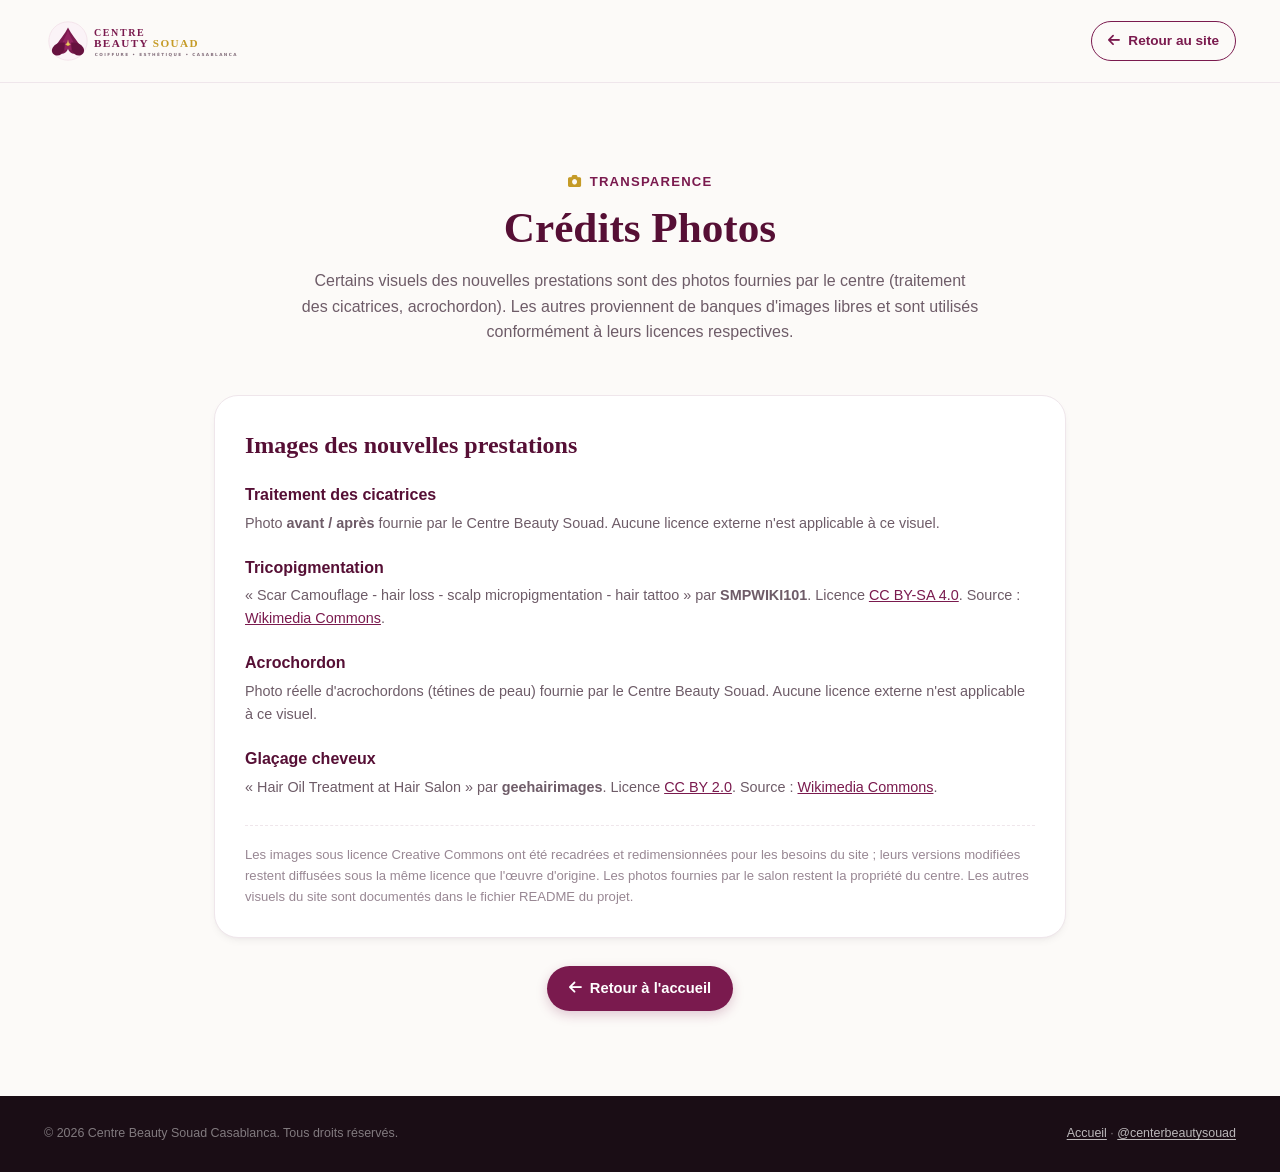
<file: credits.html>
<!DOCTYPE html>
<html lang="fr">
<head>
  <meta charset="UTF-8">
  <meta name="viewport" content="width=device-width, initial-scale=1.0">
  <title>Crédits Photos | Centre Beauty Souad</title>
  <meta name="description" content="Crédits et licences des photos utilisées sur le site du Centre Beauty Souad à Casablanca.">
  <meta name="robots" content="noindex, follow">
  <link rel="icon" type="image/svg+xml" href="assets/images/favicon.svg">
  <link rel="stylesheet" href="https://cdnjs.cloudflare.com/ajax/libs/font-awesome/6.5.1/css/all.min.css" integrity="sha512-DTOQO9RWCH3ppGqcWaEA1BIZOC6xxalwEsw9c2QQeAIftl+Vegovlnee1c9QX4TctnWMn13TZye+giMm8e2LwA==" crossorigin="anonymous" referrerpolicy="no-referrer" />
  <link rel="stylesheet" href="styles.css">
</head>
<body>
  <header class="site-header">
    <div class="container header-inner">
      <a href="index.html" class="brand-logo" aria-label="Retour à l'accueil Centre Beauty Souad">
        <img src="assets/images/logo.svg" alt="Centre Beauty Souad Casablanca" class="logo-img" width="230" height="52">
      </a>
      <a href="index.html" class="btn btn-outline btn-sm">
        <i class="fa-solid fa-arrow-left"></i> Retour au site
      </a>
    </div>
  </header>

  <main class="section">
    <div class="container" style="max-width: 900px;">
      <div class="section-header text-center">
        <div class="section-subtitle"><i class="fa-solid fa-camera text-gold"></i> TRANSPARENCE</div>
        <h1 class="section-title">Crédits Photos</h1>
        <p class="section-desc">
          Certains visuels des nouvelles prestations sont des photos fournies par le centre (traitement des cicatrices, acrochordon). Les autres proviennent de banques d'images libres et sont utilisés conformément à leurs licences respectives.
        </p>
      </div>

      <div style="background: #FFFFFF; border: 1px solid var(--color-border); border-radius: var(--radius-xl); padding: 30px; box-shadow: var(--shadow-sm);">
        <h2 style="font-family: var(--font-serif); color: var(--color-primary-dark); margin-bottom: 18px;">Images des nouvelles prestations</h2>

        <div style="display: flex; flex-direction: column; gap: 20px;">
          <div>
            <h3 style="font-size: 1rem; color: var(--color-primary-dark); margin-bottom: 4px;">Traitement des cicatrices</h3>
            <p style="font-size: 0.9rem; color: var(--color-text-muted); line-height: 1.6;">
              Photo <strong>avant / après</strong> fournie par le Centre Beauty Souad. Aucune licence externe n'est applicable à ce visuel.
            </p>
          </div>

          <div>
            <h3 style="font-size: 1rem; color: var(--color-primary-dark); margin-bottom: 4px;">Tricopigmentation</h3>
            <p style="font-size: 0.9rem; color: var(--color-text-muted); line-height: 1.6;">
              « Scar Camouflage - hair loss - scalp micropigmentation - hair tattoo » par <strong>SMPWIKI101</strong>.
              Licence <a href="https://creativecommons.org/licenses/by-sa/4.0/" target="_blank" rel="noopener" style="color: var(--color-primary); text-decoration: underline;">CC BY-SA 4.0</a>.
              Source :
              <a href="https://commons.wikimedia.org/wiki/File:Scar_Camouflage-_hair_loss_-_scalp_micropigmentation_-_hair_tattoo.jpg" target="_blank" rel="noopener" style="color: var(--color-primary); text-decoration: underline;">Wikimedia Commons</a>.
            </p>
          </div>

          <div>
            <h3 style="font-size: 1rem; color: var(--color-primary-dark); margin-bottom: 4px;">Acrochordon</h3>
            <p style="font-size: 0.9rem; color: var(--color-text-muted); line-height: 1.6;">
              Photo réelle d'acrochordons (tétines de peau) fournie par le Centre Beauty Souad. Aucune licence externe n'est applicable à ce visuel.
            </p>
          </div>

          <div>
            <h3 style="font-size: 1rem; color: var(--color-primary-dark); margin-bottom: 4px;">Glaçage cheveux</h3>
            <p style="font-size: 0.9rem; color: var(--color-text-muted); line-height: 1.6;">
              « Hair Oil Treatment at Hair Salon » par <strong>geehairimages</strong>.
              Licence <a href="https://creativecommons.org/licenses/by/2.0/" target="_blank" rel="noopener" style="color: var(--color-primary); text-decoration: underline;">CC BY 2.0</a>.
              Source :
              <a href="https://commons.wikimedia.org/wiki/File:Hair_Oil_Treatment_at_Hair_Salon.jpg" target="_blank" rel="noopener" style="color: var(--color-primary); text-decoration: underline;">Wikimedia Commons</a>.
            </p>
          </div>
        </div>

        <p style="font-size: 0.82rem; color: var(--color-text-light); line-height: 1.6; margin-top: 26px; padding-top: 18px; border-top: 1px dashed var(--color-border);">
          Les images sous licence Creative Commons ont été recadrées et redimensionnées pour les besoins du site ; leurs versions modifiées restent diffusées sous la même licence que l'œuvre d'origine. Les photos fournies par le salon restent la propriété du centre. Les autres visuels du site sont documentés dans le fichier README du projet.
        </p>
      </div>

      <p style="text-align: center; margin-top: 28px;">
        <a href="index.html" class="btn btn-primary"><i class="fa-solid fa-arrow-left"></i> Retour à l'accueil</a>
      </p>
    </div>
  </main>

  <footer class="site-footer" style="padding: 28px 0;">
    <div class="container footer-bottom" style="padding-top: 0;">
      <p>&copy; 2026 Centre Beauty Souad Casablanca. Tous droits réservés.</p>
      <p><a href="index.html">Accueil</a> · <a href="https://instagram.com/centerbeautysouad" target="_blank" rel="noopener">@centerbeautysouad</a></p>
    </div>
  </footer>
</body>
</html>
</file>
<file: styles.css>
/* ==========================================================================
   CENTRE BEAUTY SOUAD - CASABLANCA
   Design System & Master Stylesheet
   Palette: Chic Plum (#7A1A4E), Rose Gold (#D4AF37), Soft Blush, Warm Alabaster
   ========================================================================== */

/* --- Custom Properties / Design Tokens --- */
:root {
  /* Brand Colors */
  --color-primary: #7A1A4E;           /* Signature Orchid Plum */
  --color-primary-dark: #560F35;      /* Deep Velvet Plum */
  --color-primary-light: #9B2866;     /* Lighter Orchid Rose */
  --color-primary-soft: #FBF0F5;      /* Ultra Soft Blush Tint */
  --color-primary-subtle: #F5E3EC;    /* Delicate Accent Tint */

  /* Gold & Champagne Accents */
  --color-gold: #C59B27;              /* Refined Warm Gold */
  --color-gold-hover: #AA821A;
  --color-gold-light: #FAF3E0;        /* Pale Champagne Glow */
  --color-gold-gradient: linear-gradient(135deg, #D4AF37 0%, #C59B27 50%, #B08518 100%);

  /* Neutrals & Surfaces */
  --color-bg: #FCFAF8;                /* Warm Alabaster White */
  --color-surface: #FFFFFF;           /* Crisp Card Surface */
  --color-surface-soft: #F9F5F3;      /* Secondary Background */
  --color-surface-elevated: #FFFFFF;

  /* Typography Colors */
  --color-text-main: #241820;         /* Deep Plum Charcoal for readable contrast */
  --color-text-muted: #6E5C68;        /* Soft Charcoal for secondary copy */
  --color-text-light: #988793;        /* Subtle captions */
  --color-border: #EFE6EB;            /* Fine Berry Mist border */
  --color-border-hover: #D8BDCE;

  /* Accent Badges */
  --color-cyan: #0E8E9F;
  --color-cyan-light: #E6F8FA;
  --color-teal: #0D8275;
  --color-teal-light: #E4F7F4;
  --color-whatsapp: #25D366;
  --color-whatsapp-dark: #1EBE5D;

  /* Typography Stacks */
  --font-serif: 'Playfair Display', Georgia, 'Times New Roman', serif;
  --font-sans: 'Plus Jakarta Sans', -apple-system, BlinkMacSystemFont, 'Segoe UI', Roboto, sans-serif;

  /* Elevation / Shadows */
  --shadow-xs: 0 1px 3px rgba(36, 24, 32, 0.05);
  --shadow-sm: 0 4px 8px -2px rgba(36, 24, 32, 0.06), 0 2px 4px -2px rgba(36, 24, 32, 0.04);
  --shadow-md: 0 12px 24px -6px rgba(122, 26, 78, 0.08), 0 4px 10px -2px rgba(36, 24, 32, 0.04);
  --shadow-lg: 0 20px 40px -8px rgba(122, 26, 78, 0.12), 0 8px 16px -4px rgba(36, 24, 32, 0.06);
  --shadow-xl: 0 25px 50px -12px rgba(122, 26, 78, 0.18);

  /* Radius */
  --radius-sm: 6px;
  --radius-md: 12px;
  --radius-lg: 18px;
  --radius-xl: 24px;
  --radius-full: 9999px;

  /* Transitions */
  --transition-fast: 0.18s ease;
  --transition-normal: 0.28s cubic-bezier(0.16, 1, 0.3, 1);
  --transition-smooth: 0.4s cubic-bezier(0.16, 1, 0.3, 1);
}

/* --- Base & Reset --- */
*, *::before, *::after {
  box-sizing: border-box;
  margin: 0;
  padding: 0;
}

html {
  font-size: 16px;
  scroll-behavior: smooth;
  scroll-padding-top: 96px;
}

body {
  font-family: var(--font-sans);
  background-color: var(--color-bg);
  color: var(--color-text-main);
  line-height: 1.6;
  -webkit-font-smoothing: antialiased;
  -moz-osx-font-smoothing: grayscale;
  overflow-x: hidden;
}

img {
  max-width: 100%;
  height: auto;
  display: block;
}

a {
  color: inherit;
  text-decoration: none;
  transition: color var(--transition-fast);
}

button {
  font-family: inherit;
  border: none;
  cursor: pointer;
  background: none;
}

/* --- Utility Container --- */
.container {
  width: 100%;
  max-width: 1240px;
  margin-left: auto;
  margin-right: auto;
  padding-left: 24px;
  padding-right: 24px;
}

.text-center { text-align: center; }
.text-gold { color: var(--color-gold) !important; }
.text-plum { color: var(--color-primary) !important; }
.text-whatsapp { color: var(--color-whatsapp) !important; }
.w-full { width: 100%; }
.mt-2 { margin-top: 8px; }
.hidden { display: none !important; }

/* --- Top Announcement Bar --- */
.announcement-bar {
  background: linear-gradient(90deg, #560F35 0%, #7A1A4E 60%, #8E235D 100%);
  color: #FFFFFF;
  font-size: 0.85rem;
  padding: 8px 16px;
  position: relative;
  z-index: 101;
}

.announcement-content {
  display: flex;
  align-items: center;
  justify-content: center;
  gap: 14px;
  flex-wrap: wrap;
}

.announcement-badge {
  background: rgba(255, 255, 255, 0.18);
  border: 1px solid rgba(255, 255, 255, 0.3);
  padding: 2px 10px;
  border-radius: var(--radius-full);
  font-weight: 700;
  letter-spacing: 0.5px;
  text-transform: uppercase;
  font-size: 0.72rem;
  display: inline-flex;
  align-items: center;
  gap: 6px;
}

.announcement-text {
  font-weight: 400;
  letter-spacing: 0.2px;
}

.announcement-text strong {
  color: #F8E398;
  font-weight: 700;
}

.announcement-link {
  color: #FFF;
  font-weight: 600;
  display: inline-flex;
  align-items: center;
  gap: 5px;
  padding-bottom: 1px;
  border-bottom: 1px dashed rgba(255, 255, 255, 0.7);
  transition: transform var(--transition-fast);
}

.announcement-link:hover {
  transform: translateX(3px);
  border-bottom-style: solid;
}

/* --- Site Header --- */
.site-header {
  position: sticky;
  top: 0;
  z-index: 100;
  background-color: rgba(252, 250, 248, 0.94);
  backdrop-filter: blur(12px);
  -webkit-backdrop-filter: blur(12px);
  border-bottom: 1px solid var(--color-border);
  transition: box-shadow var(--transition-fast), background-color var(--transition-fast);
}

.site-header.scrolled {
  box-shadow: var(--shadow-sm);
  background-color: rgba(255, 255, 255, 0.98);
}

.header-inner {
  display: flex;
  align-items: center;
  justify-content: space-between;
  height: 82px;
}

.brand-logo {
  display: flex;
  align-items: center;
  flex-shrink: 0;
}

.logo-img {
  height: 48px;
  width: auto;
  transition: transform var(--transition-fast);
}

.brand-logo:hover .logo-img {
  transform: scale(1.02);
}

/* Desktop Navigation */
.desktop-nav {
  display: flex;
  align-items: center;
}

.nav-links {
  display: flex;
  list-style: none;
  gap: 26px;
  align-items: center;
}

.nav-link {
  font-size: 0.93rem;
  font-weight: 500;
  color: var(--color-text-main);
  position: relative;
  padding: 6px 0;
  transition: color var(--transition-fast);
}

.nav-link::after {
  content: '';
  position: absolute;
  bottom: 0;
  left: 0;
  width: 0;
  height: 2px;
  background: var(--color-primary);
  border-radius: 2px;
  transition: width var(--transition-normal);
}

.nav-link:hover, .nav-link.active {
  color: var(--color-primary);
}

.nav-link:hover::after, .nav-link.active::after {
  width: 100%;
}

.nav-link.highlight-nav {
  font-weight: 600;
}

/* Header Actions */
.header-actions {
  display: flex;
  align-items: center;
  gap: 14px;
}

.btn-phone {
  display: flex;
  align-items: center;
  gap: 8px;
  padding: 8px 14px;
  background-color: var(--color-primary-soft);
  color: var(--color-primary);
  border-radius: var(--radius-full);
  font-size: 0.86rem;
  font-weight: 700;
  border: 1px solid var(--color-primary-subtle);
  transition: background-color var(--transition-fast), transform var(--transition-fast);
}

.btn-phone:hover {
  background-color: var(--color-primary-subtle);
  transform: translateY(-1px);
}

/* Buttons */
.btn {
  display: inline-flex;
  align-items: center;
  justify-content: center;
  gap: 8px;
  font-weight: 600;
  font-size: 0.92rem;
  padding: 11px 22px;
  border-radius: var(--radius-full);
  transition: all var(--transition-fast);
  text-align: center;
  white-space: nowrap;
}

.btn-primary {
  background-color: var(--color-primary);
  color: #FFFFFF;
  box-shadow: 0 4px 12px rgba(122, 26, 78, 0.22);
}

.btn-primary:hover {
  background-color: var(--color-primary-dark);
  box-shadow: 0 6px 18px rgba(122, 26, 78, 0.32);
  transform: translateY(-1px);
}

.btn-outline {
  border: 1.5px solid var(--color-primary);
  color: var(--color-primary);
  background: transparent;
}

.btn-outline:hover {
  background-color: var(--color-primary-soft);
}

.btn-whatsapp {
  background-color: var(--color-whatsapp);
  color: #FFFFFF;
  box-shadow: 0 4px 12px rgba(37, 211, 102, 0.25);
}

.btn-whatsapp:hover {
  background-color: var(--color-whatsapp-dark);
  transform: translateY(-1px);
}

.btn-glass {
  background: rgba(255, 255, 255, 0.88);
  color: var(--color-text-main);
  backdrop-filter: blur(8px);
  border: 1px solid rgba(255, 255, 255, 0.4);
}

.btn-glass:hover {
  background: #FFFFFF;
  transform: translateY(-1px);
}

.btn-lg {
  padding: 14px 30px;
  font-size: 1rem;
}

.btn-sm {
  padding: 8px 16px;
  font-size: 0.85rem;
}

.btn-xs {
  padding: 5px 12px;
  font-size: 0.78rem;
}

/* Mobile Toggle */
.mobile-toggle-btn {
  display: none;
  flex-direction: column;
  justify-content: space-between;
  width: 28px;
  height: 20px;
  background: none;
  cursor: pointer;
  padding: 0;
}

.mobile-toggle-btn .bar {
  width: 100%;
  height: 2.5px;
  background-color: var(--color-primary);
  border-radius: 2px;
  transition: transform var(--transition-fast), opacity var(--transition-fast);
}

/* --- Mobile Drawer --- */
.drawer-overlay {
  position: fixed;
  inset: 0;
  background: rgba(36, 24, 32, 0.55);
  backdrop-filter: blur(4px);
  z-index: 998;
  opacity: 0;
  visibility: hidden;
  transition: opacity var(--transition-normal), visibility var(--transition-normal);
}

.drawer-overlay.active {
  opacity: 1;
  visibility: visible;
}

.mobile-drawer {
  position: fixed;
  top: 0;
  right: -320px;
  width: 320px;
  max-width: 85vw;
  height: 100%;
  background: #FFFFFF;
  z-index: 999;
  box-shadow: -10px 0 30px rgba(0, 0, 0, 0.15);
  display: flex;
  flex-direction: column;
  transition: transform var(--transition-normal);
}

.mobile-drawer.open {
  transform: translateX(-320px);
}

.drawer-header {
  display: flex;
  align-items: center;
  justify-content: space-between;
  padding: 20px 22px;
  border-bottom: 1px solid var(--color-border);
}

.drawer-close-btn {
  font-size: 1.3rem;
  color: var(--color-text-muted);
  width: 36px;
  height: 36px;
  display: flex;
  align-items: center;
  justify-content: center;
  border-radius: 50%;
  background: var(--color-surface-soft);
}

.drawer-body {
  padding: 20px;
  overflow-y: auto;
  flex: 1;
  display: flex;
  flex-direction: column;
  justify-content: space-between;
}

.drawer-links {
  list-style: none;
  display: flex;
  flex-direction: column;
  gap: 12px;
}

.drawer-link {
  display: flex;
  align-items: center;
  gap: 12px;
  padding: 10px 14px;
  border-radius: var(--radius-md);
  font-size: 0.98rem;
  font-weight: 600;
  color: var(--color-text-main);
  transition: background-color var(--transition-fast);
}

.drawer-link:hover, .drawer-link.highlight {
  background-color: var(--color-primary-soft);
  color: var(--color-primary);
}

.drawer-footer {
  margin-top: 30px;
  padding-top: 20px;
  border-top: 1px solid var(--color-border);
}

.drawer-address {
  margin-top: 12px;
  font-size: 0.8rem;
  color: var(--color-text-muted);
  text-align: center;
}

/* --- Hero Section --- */
.hero-section {
  position: relative;
  min-height: 580px;
  display: flex;
  align-items: center;
  padding: 60px 0;
  overflow: hidden;
}

.hero-background {
  position: absolute;
  inset: 0;
  z-index: 1;
}

.hero-bg-img {
  width: 100%;
  height: 100%;
  object-fit: cover;
  object-position: center;
}

.hero-overlay {
  position: absolute;
  inset: 0;
  background: linear-gradient(
    90deg, 
    rgba(252, 247, 249, 0.96) 0%, 
    rgba(252, 247, 249, 0.92) 45%, 
    rgba(252, 247, 249, 0.70) 70%, 
    rgba(252, 247, 249, 0.35) 100%
  );
}

.hero-content {
  position: relative;
  z-index: 2;
}

.hero-text-block {
  max-width: 650px;
}

.hero-tag {
  display: inline-flex;
  align-items: center;
  gap: 8px;
  background: rgba(122, 26, 78, 0.08);
  border: 1px solid rgba(122, 26, 78, 0.15);
  color: var(--color-primary);
  padding: 6px 14px;
  border-radius: var(--radius-full);
  font-size: 0.82rem;
  font-weight: 700;
  text-transform: uppercase;
  letter-spacing: 0.8px;
  margin-bottom: 18px;
}

.hero-title {
  font-family: var(--font-serif);
  font-size: clamp(2.3rem, 5vw, 3.5rem);
  line-height: 1.15;
  color: var(--color-primary-dark);
  font-weight: 700;
  margin-bottom: 18px;
  letter-spacing: -0.5px;
}

.hero-description {
  font-size: 1.1rem;
  line-height: 1.65;
  color: var(--color-text-muted);
  margin-bottom: 28px;
}

.hero-description strong {
  color: var(--color-primary);
  font-weight: 700;
}

.hero-new-promo {
  display: inline-flex;
  align-items: center;
  gap: 9px;
  background: var(--color-gold-light);
  border: 1px solid rgba(197, 155, 39, 0.35);
  color: var(--color-gold-hover);
  padding: 9px 17px;
  border-radius: var(--radius-full);
  font-size: 0.86rem;
  font-weight: 800;
  margin-bottom: 22px;
  box-shadow: 0 4px 12px rgba(197, 155, 39, 0.10);
  transition: transform var(--transition-fast), background-color var(--transition-fast), box-shadow var(--transition-fast);
}

.hero-new-promo:hover {
  background: #FFFFFF;
  transform: translateY(-2px);
  box-shadow: 0 8px 20px rgba(197, 155, 39, 0.18);
}

.hero-cta-group {
  display: flex;
  gap: 14px;
  flex-wrap: wrap;
  margin-bottom: 36px;
}

.hero-badges {
  display: flex;
  gap: 22px;
  flex-wrap: wrap;
  padding-top: 20px;
  border-top: 1px solid rgba(122, 26, 78, 0.12);
}

.badge-item {
  display: flex;
  align-items: center;
  gap: 10px;
}

.badge-item i {
  font-size: 1.25rem;
}

.badge-item div {
  display: flex;
  flex-direction: column;
}

.badge-item strong {
  font-size: 0.86rem;
  color: var(--color-text-main);
  font-weight: 700;
}

.badge-item span {
  font-size: 0.76rem;
  color: var(--color-text-light);
}

/* --- Pillars Ribbon --- */
.pillars-ribbon {
  background: #FFFFFF;
  border-bottom: 1px solid var(--color-border);
  padding: 24px 0;
}

.pillars-grid {
  display: grid;
  grid-template-columns: repeat(4, 1fr);
  gap: 24px;
}

.pillar-card {
  display: flex;
  align-items: flex-start;
  gap: 14px;
}

.pillar-icon {
  width: 44px;
  height: 44px;
  border-radius: 12px;
  background-color: var(--color-primary-soft);
  color: var(--color-primary);
  display: flex;
  align-items: center;
  justify-content: center;
  font-size: 1.15rem;
  flex-shrink: 0;
}

.pillar-text h3 {
  font-size: 0.95rem;
  font-weight: 700;
  color: var(--color-text-main);
  margin-bottom: 3px;
}

.pillar-text p {
  font-size: 0.8rem;
  color: var(--color-text-muted);
  line-height: 1.45;
}

/* --- Section Global Structure --- */
.section {
  padding: 85px 0;
}

.section-header {
  max-width: 680px;
  margin-left: auto;
  margin-right: auto;
  margin-bottom: 50px;
}

.section-subtitle {
  display: inline-flex;
  align-items: center;
  gap: 8px;
  font-size: 0.82rem;
  font-weight: 700;
  text-transform: uppercase;
  letter-spacing: 1.2px;
  color: var(--color-primary);
  margin-bottom: 10px;
}

.section-title {
  font-family: var(--font-serif);
  font-size: clamp(2rem, 3.8vw, 2.7rem);
  font-weight: 700;
  color: var(--color-primary-dark);
  line-height: 1.2;
  margin-bottom: 14px;
}

.section-desc {
  font-size: 1rem;
  color: var(--color-text-muted);
  line-height: 1.6;
}

/* --- PROMOTIONS SECTION --- */
.section-promos {
  background-color: var(--color-surface-soft);
}

.promos-grid {
  display: grid;
  grid-template-columns: repeat(3, 1fr);
  gap: 28px;
}

.promo-card {
  background: #FFFFFF;
  border-radius: var(--radius-xl);
  overflow: hidden;
  border: 1px solid var(--color-border);
  box-shadow: var(--shadow-sm);
  position: relative;
  display: flex;
  flex-direction: column;
  transition: transform var(--transition-normal), box-shadow var(--transition-normal), border-color var(--transition-normal);
}

.promo-card:hover {
  transform: translateY(-6px);
  box-shadow: var(--shadow-xl);
  border-color: var(--color-border-hover);
}

.promo-card.featured-promo {
  border: 2px solid var(--color-primary);
}

.promo-card-badge {
  position: absolute;
  top: 16px;
  left: 16px;
  z-index: 5;
  background: var(--color-primary);
  color: #FFFFFF;
  font-size: 0.76rem;
  font-weight: 700;
  letter-spacing: 0.4px;
  padding: 6px 14px;
  border-radius: var(--radius-full);
  display: inline-flex;
  align-items: center;
  gap: 6px;
  box-shadow: 0 4px 10px rgba(122, 26, 78, 0.3);
}

.promo-card-badge.badge-cyan {
  background: var(--color-cyan);
  box-shadow: 0 4px 10px rgba(14, 142, 159, 0.3);
}

.promo-card-badge.badge-teal {
  background: var(--color-teal);
  box-shadow: 0 4px 10px rgba(13, 130, 117, 0.3);
}

.promo-card-badge.badge-gold {
  background: var(--color-gold-gradient);
  color: #241820;
  box-shadow: 0 4px 10px rgba(197, 155, 39, 0.35);
}

/* --- Soin Phare : Promo Highlight --- */
.promo-highlight {
  display: grid;
  grid-template-columns: 1.05fr 0.95fr;
  background: #FFFFFF;
  border: 2px solid var(--color-gold);
  border-radius: var(--radius-xl);
  overflow: hidden;
  box-shadow: var(--shadow-lg);
  margin-bottom: 34px;
  position: relative;
}

.promo-highlight-media {
  position: relative;
  min-height: 430px;
  overflow: hidden;
  background: var(--color-primary-dark);
}

.promo-highlight-media img {
  width: 100%;
  height: 100%;
  object-fit: cover;
  display: block;
  transition: transform 0.6s cubic-bezier(0.16, 1, 0.3, 1);
}

.promo-highlight:hover .promo-highlight-media img {
  transform: scale(1.04);
}

.promo-highlight-media::after {
  content: '';
  position: absolute;
  inset: 0;
  background: linear-gradient(180deg, rgba(36, 24, 32, 0.02) 40%, rgba(86, 15, 53, 0.55) 100%);
  pointer-events: none;
}

.promo-highlight-label {
  position: absolute;
  top: 18px;
  left: 18px;
  z-index: 2;
  display: inline-flex;
  align-items: center;
  gap: 6px;
  background: var(--color-gold-gradient);
  color: #241820;
  padding: 7px 14px;
  border-radius: var(--radius-full);
  font-size: 0.72rem;
  font-weight: 800;
  letter-spacing: 0.5px;
  text-transform: uppercase;
  box-shadow: 0 4px 12px rgba(36, 24, 32, 0.25);
}

.promo-highlight-media .promo-price-tag {
  z-index: 2;
}

.promo-highlight-content {
  padding: 34px 36px;
  display: flex;
  flex-direction: column;
  justify-content: center;
}

.promo-highlight-content .promo-title {
  font-size: 2rem;
}

.promo-highlight-content .promo-tagline {
  margin-bottom: 12px;
}

.promo-highlight-desc {
  font-size: 0.91rem;
  color: var(--color-text-muted);
  line-height: 1.65;
  margin-bottom: 18px;
}

.promo-highlight-features {
  margin-bottom: 22px;
}

.promo-highlight-footer {
  display: flex;
  align-items: center;
  justify-content: space-between;
  gap: 18px;
  flex-wrap: wrap;
  margin-top: auto;
  padding-top: 18px;
  border-top: 1px dashed var(--color-border);
}

.highlight-price-box {
  display: flex;
  flex-direction: column;
}

.highlight-price-box span {
  font-size: 0.7rem;
  text-transform: uppercase;
  letter-spacing: 0.8px;
  color: var(--color-text-light);
  font-weight: 700;
}

.highlight-price-box strong {
  font-family: var(--font-serif);
  font-size: 1.8rem;
  font-weight: 800;
  color: var(--color-primary);
  line-height: 1.1;
}

.highlight-price-box small {
  font-family: var(--font-sans);
  font-size: 0.78rem;
  font-weight: 600;
  color: var(--color-text-muted);
}

.promo-img-wrapper {
  position: relative;
  height: 230px;
  overflow: hidden;
}

.promo-img {
  width: 100%;
  height: 100%;
  object-fit: cover;
  transition: transform 0.5s ease;
}

.promo-card:hover .promo-img {
  transform: scale(1.05);
}

.promo-price-tag {
  position: absolute;
  bottom: 14px;
  right: 14px;
  background: rgba(122, 26, 78, 0.94);
  backdrop-filter: blur(8px);
  color: #FFFFFF;
  padding: 8px 16px;
  border-radius: var(--radius-lg);
  display: flex;
  flex-direction: column;
  align-items: flex-end;
  box-shadow: 0 4px 12px rgba(0, 0, 0, 0.2);
}

.promo-price-tag.cyan-tag {
  background: rgba(14, 142, 159, 0.94);
}

.promo-price-tag.teal-tag {
  background: rgba(13, 130, 117, 0.94);
}

.promo-price-tag.gold-tag {
  background: rgba(197, 155, 39, 0.96);
}

.promo-price-tag .price-text {
  font-size: 1.2rem;
}

.promo-price-tag .label {
  font-size: 0.68rem;
  font-weight: 600;
  text-transform: uppercase;
  letter-spacing: 0.5px;
  opacity: 0.9;
}

.promo-price-tag .price {
  font-family: var(--font-serif);
  font-size: 1.55rem;
  font-weight: 800;
  line-height: 1.1;
}

.promo-price-tag .price small {
  font-size: 0.85rem;
  font-family: var(--font-sans);
  font-weight: 700;
}

.promo-price-tag .sub-price {
  font-size: 0.72rem;
  opacity: 0.92;
  margin-top: 2px;
}

.promo-card-content {
  padding: 24px;
  display: flex;
  flex-direction: column;
  flex: 1;
}

.promo-category {
  font-size: 0.78rem;
  font-weight: 700;
  color: var(--color-primary);
  text-transform: uppercase;
  letter-spacing: 0.6px;
  margin-bottom: 6px;
  display: flex;
  align-items: center;
  gap: 6px;
}

.promo-title {
  font-family: var(--font-serif);
  font-size: 1.45rem;
  font-weight: 700;
  color: var(--color-primary-dark);
  margin-bottom: 6px;
}

.promo-tagline {
  font-size: 0.88rem;
  font-style: italic;
  color: var(--color-text-muted);
  margin-bottom: 16px;
}

.promo-gift-box {
  background-color: var(--color-gold-light);
  border: 1px dashed var(--color-gold);
  border-radius: var(--radius-md);
  padding: 12px 14px;
  display: flex;
  align-items: center;
  gap: 12px;
  margin-bottom: 18px;
}

.gift-icon {
  font-size: 1.4rem;
  color: var(--color-gold-hover);
  flex-shrink: 0;
}

.gift-info {
  display: flex;
  flex-direction: column;
}

.gift-info strong {
  font-size: 0.78rem;
  color: var(--color-gold-hover);
  letter-spacing: 0.5px;
}

.gift-info span {
  font-size: 0.85rem;
  font-weight: 600;
  color: var(--color-text-main);
}

.promo-options-table {
  background: var(--color-surface-soft);
  border-radius: var(--radius-md);
  padding: 8px 12px;
  margin-bottom: 18px;
  display: flex;
  flex-direction: column;
  gap: 6px;
}

.option-row {
  display: flex;
  justify-content: space-between;
  align-items: center;
  font-size: 0.85rem;
  padding: 4px 0;
}

.option-row.highlight-row {
  font-weight: 700;
  color: var(--color-primary);
  border-top: 1px dashed var(--color-border);
  padding-top: 6px;
}

.promo-features {
  list-style: none;
  display: flex;
  flex-direction: column;
  gap: 8px;
  margin-bottom: 24px;
  flex: 1;
}

.promo-features li {
  font-size: 0.85rem;
  color: var(--color-text-muted);
  display: flex;
  align-items: center;
  gap: 8px;
}

.promo-card-footer {
  margin-top: auto;
}

/* --- INTERACTIVE BEFORE / AFTER SLIDER --- */
.section-before-after {
  background-color: #FFFFFF;
}

.comparison-showcase {
  display: grid;
  grid-template-columns: 1.25fr 0.75fr;
  gap: 32px;
  align-items: center;
}

.comparison-card {
  background: var(--color-surface-soft);
  border: 1px solid var(--color-border);
  border-radius: var(--radius-xl);
  padding: 24px;
  box-shadow: var(--shadow-sm);
}

.comparison-badge {
  font-size: 0.82rem;
  font-weight: 700;
  color: var(--color-primary);
  text-transform: uppercase;
  letter-spacing: 0.8px;
  margin-bottom: 16px;
  display: flex;
  align-items: center;
  gap: 8px;
}

.comparison-slider {
  position: relative;
  width: 100%;
  aspect-ratio: 4 / 3;
  border-radius: var(--radius-lg);
  overflow: hidden;
  user-select: none;
  cursor: ew-resize;
  box-shadow: var(--shadow-md);
}

.slider-image-wrapper {
  position: absolute;
  inset: 0;
  width: 100%;
  height: 100%;
}

.slider-image-wrapper img {
  width: 100%;
  height: 100%;
  object-fit: cover;
  pointer-events: none;
}

.image-before {
  width: 50%;
  overflow: hidden;
  z-index: 2;
  border-right: 2px solid #FFFFFF;
}

.image-after {
  z-index: 1;
}

.floating-label {
  position: absolute;
  bottom: 16px;
  padding: 5px 14px;
  border-radius: var(--radius-full);
  font-size: 0.78rem;
  font-weight: 800;
  letter-spacing: 1px;
  color: #FFFFFF;
  backdrop-filter: blur(8px);
}

.label-before {
  left: 16px;
  background: rgba(36, 24, 32, 0.78);
}

.label-after {
  right: 16px;
  background: rgba(122, 26, 78, 0.85);
}

.slider-divider {
  position: absolute;
  top: 0;
  bottom: 0;
  left: 50%;
  width: 4px;
  background: #FFFFFF;
  z-index: 3;
  transform: translateX(-50%);
  pointer-events: none;
}

.divider-button {
  position: absolute;
  top: 50%;
  left: 50%;
  transform: translate(-50%, -50%);
  width: 44px;
  height: 44px;
  background: #FFFFFF;
  border-radius: 50%;
  display: flex;
  align-items: center;
  justify-content: center;
  gap: 4px;
  box-shadow: 0 4px 14px rgba(0, 0, 0, 0.35);
  color: var(--color-primary);
  font-size: 0.85rem;
}

.comparison-info {
  margin-top: 20px;
  display: flex;
  align-items: center;
  justify-content: space-between;
  gap: 20px;
}

.info-content h4 {
  font-family: var(--font-serif);
  font-size: 1.15rem;
  font-weight: 700;
  color: var(--color-primary-dark);
  margin-bottom: 4px;
}

.info-content p {
  font-size: 0.85rem;
  color: var(--color-text-muted);
}

/* Secondary Before/After Grid */
.results-side-grid {
  display: flex;
  flex-direction: column;
  gap: 20px;
}

.result-tile {
  background: #FFFFFF;
  border: 1px solid var(--color-border);
  border-radius: var(--radius-lg);
  overflow: hidden;
  display: flex;
  box-shadow: var(--shadow-xs);
  transition: transform var(--transition-fast), box-shadow var(--transition-fast);
}

.result-tile:hover {
  transform: translateY(-3px);
  box-shadow: var(--shadow-md);
}

.tile-img-box {
  position: relative;
  width: 40%;
  flex-shrink: 0;
}

.tile-img-box img {
  width: 100%;
  height: 100%;
  object-fit: cover;
}

.tile-badge {
  position: absolute;
  top: 10px;
  left: 10px;
  background: rgba(36, 24, 32, 0.82);
  color: #FFFFFF;
  font-size: 0.68rem;
  font-weight: 700;
  padding: 3px 8px;
  border-radius: var(--radius-full);
}

.tile-content {
  padding: 16px;
  display: flex;
  flex-direction: column;
  justify-content: space-between;
  flex: 1;
}

.tile-content h4 {
  font-family: var(--font-serif);
  font-size: 1.05rem;
  font-weight: 700;
  color: var(--color-primary-dark);
  margin-bottom: 4px;
}

.tile-content p {
  font-size: 0.78rem;
  color: var(--color-text-muted);
  line-height: 1.4;
  margin-bottom: 12px;
}

.tile-action {
  display: flex;
  align-items: center;
  justify-content: space-between;
}

.tile-price {
  font-weight: 800;
  font-size: 0.98rem;
  color: var(--color-primary);
}

.tile-price small {
  font-weight: 500;
  font-size: 0.75rem;
  color: var(--color-text-light);
}

/* --- FULL SERVICES & CATALOG --- */
.section-services {
  background-color: var(--color-surface-soft);
}

.catalog-controls {
  margin-bottom: 36px;
  display: flex;
  flex-direction: column;
  gap: 18px;
}

.search-box {
  position: relative;
  max-width: 540px;
  margin-left: auto;
  margin-right: auto;
  width: 100%;
}

.search-icon {
  position: absolute;
  left: 18px;
  top: 50%;
  transform: translateY(-50%);
  color: var(--color-text-light);
  font-size: 0.95rem;
}

.search-box input {
  width: 100%;
  padding: 14px 44px 14px 48px;
  border-radius: var(--radius-full);
  border: 1.5px solid var(--color-border);
  background: #FFFFFF;
  font-size: 0.92rem;
  font-family: inherit;
  color: var(--color-text-main);
  box-shadow: var(--shadow-xs);
  transition: border-color var(--transition-fast), box-shadow var(--transition-fast);
}

.search-box input:focus {
  outline: none;
  border-color: var(--color-primary);
  box-shadow: 0 0 0 4px rgba(122, 26, 78, 0.12);
}

.clear-search-btn {
  position: absolute;
  right: 16px;
  top: 50%;
  transform: translateY(-50%);
  color: var(--color-text-light);
  font-size: 0.85rem;
  display: none;
  width: 22px;
  height: 22px;
  align-items: center;
  justify-content: center;
  border-radius: 50%;
  background: var(--color-surface-soft);
}

.clear-search-btn.show {
  display: flex;
}

.filter-pills-wrapper {
  display: flex;
  flex-wrap: wrap;
  gap: 10px;
  justify-content: center;
}

.filter-pill {
  padding: 9px 18px;
  border-radius: var(--radius-full);
  background: #FFFFFF;
  border: 1px solid var(--color-border);
  font-size: 0.86rem;
  font-weight: 600;
  color: var(--color-text-muted);
  display: inline-flex;
  align-items: center;
  gap: 6px;
  transition: all var(--transition-fast);
}

.filter-pill:hover {
  border-color: var(--color-primary-light);
  color: var(--color-primary);
}

.filter-pill.active {
  background: var(--color-primary);
  color: #FFFFFF;
  border-color: var(--color-primary);
  box-shadow: 0 4px 12px rgba(122, 26, 78, 0.2);
}

/* Service Cards Grid */
.services-grid {
  display: grid;
  grid-template-columns: repeat(auto-fill, minmax(280px, 1fr));
  gap: 22px;
}

.service-item-card {
  background: #FFFFFF;
  border-radius: var(--radius-lg);
  border: 1px solid var(--color-border);
  padding: 0;
  overflow: hidden;
  box-shadow: var(--shadow-xs);
  display: flex;
  flex-direction: column;
  transition: transform var(--transition-normal), box-shadow var(--transition-normal), border-color var(--transition-normal);
}

.service-item-card:hover {
  transform: translateY(-5px);
  box-shadow: var(--shadow-md);
  border-color: var(--color-border-hover);
}

/* Media header with overlay badges */
.service-media {
  position: relative;
  aspect-ratio: 16 / 10;
  overflow: hidden;
  background: linear-gradient(135deg, var(--color-primary-soft), var(--color-gold-light));
}

.service-media img {
  width: 100%;
  height: 100%;
  object-fit: cover;
  display: block;
  transition: transform 0.6s cubic-bezier(0.16, 1, 0.3, 1);
}

.service-item-card:hover .service-media img {
  transform: scale(1.07);
}

.service-media::after {
  content: "";
  position: absolute;
  inset: 0;
  background: linear-gradient(to top,
    rgba(36, 24, 32, 0.66) 0%,
    rgba(36, 24, 32, 0.18) 44%,
    rgba(36, 24, 32, 0) 64%);
  pointer-events: none;
}

.service-tag {
  position: absolute;
  top: 12px;
  left: 12px;
  z-index: 2;
  font-size: 0.68rem;
  font-weight: 700;
  text-transform: uppercase;
  letter-spacing: 0.4px;
  padding: 4px 11px;
  border-radius: var(--radius-full);
  background: rgba(255, 255, 255, 0.94);
  color: var(--color-primary);
  backdrop-filter: blur(4px);
  box-shadow: 0 2px 8px rgba(36, 24, 32, 0.14);
}

.service-tag.tag-promo {
  background: var(--color-gold-light);
  color: var(--color-gold-hover);
  border: 1px solid rgba(197, 155, 39, 0.35);
}

.service-tag.tag-exclusive {
  background: var(--color-cyan-light);
  color: var(--color-cyan);
}

.service-price {
  position: absolute;
  right: 12px;
  bottom: 12px;
  z-index: 2;
  font-family: var(--font-serif);
  font-size: 1.25rem;
  font-weight: 800;
  color: #FFFFFF;
  line-height: 1;
  text-shadow: 0 2px 8px rgba(36, 24, 32, 0.45);
  display: inline-flex;
  align-items: baseline;
  gap: 4px;
}

.service-price small {
  font-family: var(--font-sans);
  font-size: 0.72rem;
  font-weight: 600;
  color: rgba(255, 255, 255, 0.88);
}

.service-price .currency {
  font-family: var(--font-sans);
  font-size: 0.78rem;
  font-weight: 700;
}

/* Body */
.service-body {
  padding: 18px 20px 0;
  display: flex;
  flex-direction: column;
  flex: 1;
}

.service-item-title {
  font-family: var(--font-serif);
  font-size: 1.15rem;
  font-weight: 700;
  color: var(--color-primary-dark);
  margin-bottom: 8px;
}

.service-item-desc {
  font-size: 0.84rem;
  color: var(--color-text-muted);
  line-height: 1.55;
  margin-bottom: 16px;
  flex: 1;
}

.service-card-bottom {
  display: flex;
  align-items: center;
  justify-content: space-between;
  gap: 10px;
  margin-top: auto;
  padding: 14px 20px 18px;
  border-top: 1px dashed var(--color-border);
}

.service-duration {
  font-size: 0.76rem;
  color: var(--color-text-light);
  display: inline-flex;
  align-items: center;
  gap: 5px;
  white-space: nowrap;
}

/* No results state */
.no-results-state {
  text-align: center;
  padding: 60px 20px;
  background: #FFFFFF;
  border-radius: var(--radius-xl);
  border: 1px dashed var(--color-border);
}

.no-results-state i {
  font-size: 2.5rem;
  color: var(--color-text-light);
  margin-bottom: 14px;
}

.no-results-state h4 {
  font-family: var(--font-serif);
  font-size: 1.3rem;
  color: var(--color-primary-dark);
  margin-bottom: 8px;
}

.no-results-state p {
  color: var(--color-text-muted);
  margin-bottom: 20px;
}

/* --- INTERACTIVE CALCULATOR --- */
.section-calculator {
  background-color: #FFFFFF;
}

.calculator-card {
  background: linear-gradient(145deg, #FCFAF8 0%, #F9F2F6 100%);
  border: 1.5px solid var(--color-border);
  border-radius: var(--radius-xl);
  padding: 40px;
  box-shadow: var(--shadow-lg);
}

.calculator-header {
  text-align: center;
  max-width: 600px;
  margin-left: auto;
  margin-right: auto;
  margin-bottom: 36px;
}

.calculator-header .badge-tag {
  display: inline-flex;
  align-items: center;
  gap: 6px;
  background: var(--color-primary-soft);
  color: var(--color-primary);
  font-size: 0.78rem;
  font-weight: 700;
  text-transform: uppercase;
  padding: 5px 12px;
  border-radius: var(--radius-full);
  margin-bottom: 12px;
}

.calculator-header h2 {
  font-family: var(--font-serif);
  font-size: 2rem;
  color: var(--color-primary-dark);
  margin-bottom: 10px;
}

.calculator-header p {
  font-size: 0.95rem;
  color: var(--color-text-muted);
}

.calculator-body {
  display: grid;
  grid-template-columns: 1.35fr 0.65fr;
  gap: 32px;
  align-items: flex-start;
}

.calc-options-grid {
  display: grid;
  grid-template-columns: repeat(2, 1fr);
  gap: 14px;
}

.calc-checkbox-card {
  background: #FFFFFF;
  border: 1.5px solid var(--color-border);
  border-radius: var(--radius-lg);
  padding: 16px;
  display: flex;
  align-items: center;
  gap: 14px;
  cursor: pointer;
  transition: all var(--transition-fast);
  position: relative;
}

.calc-checkbox-card:hover {
  border-color: var(--color-primary-light);
  transform: translateY(-2px);
}

.calc-checkbox-card.selected {
  border-color: var(--color-primary);
  background: var(--color-primary-soft);
}

.calc-item-checkbox {
  position: absolute;
  opacity: 0;
  cursor: pointer;
}

.checkbox-custom {
  width: 20px;
  height: 20px;
  border-radius: 6px;
  border: 2px solid var(--color-border);
  background: #FFFFFF;
  display: flex;
  align-items: center;
  justify-content: center;
  flex-shrink: 0;
  transition: all var(--transition-fast);
}

.calc-checkbox-card.selected .checkbox-custom {
  background: var(--color-primary);
  border-color: var(--color-primary);
}

.calc-checkbox-card.selected .checkbox-custom::after {
  content: '\f00c';
  font-family: 'Font Awesome 6 Free';
  font-weight: 900;
  color: #FFFFFF;
  font-size: 0.7rem;
}

.card-details {
  display: flex;
  flex-direction: column;
  flex: 1;
}

.card-details strong {
  font-size: 0.88rem;
  color: var(--color-text-main);
}

.card-details .desc {
  font-size: 0.74rem;
  color: var(--color-text-light);
}

.card-price {
  font-family: var(--font-serif);
  font-size: 1rem;
  font-weight: 800;
  color: var(--color-primary);
  white-space: nowrap;
}

/* Calculator Summary Panel */
.calc-summary-panel {
  background: #FFFFFF;
  border: 1px solid var(--color-border);
  border-radius: var(--radius-xl);
  padding: 26px;
  box-shadow: var(--shadow-sm);
  display: flex;
  flex-direction: column;
  gap: 18px;
}

.summary-top {
  display: flex;
  align-items: center;
  justify-content: space-between;
  border-bottom: 1px solid var(--color-border);
  padding-bottom: 12px;
}

.selected-count {
  font-size: 0.82rem;
  font-weight: 700;
  color: var(--color-primary);
}

.btn-text-reset {
  font-size: 0.76rem;
  color: var(--color-text-light);
  text-decoration: underline;
  cursor: pointer;
}

.btn-text-reset:hover {
  color: var(--color-text-main);
}

.summary-total-row {
  display: flex;
  align-items: baseline;
  justify-content: space-between;
  padding: 8px 0;
}

.total-label {
  font-size: 1.1rem;
  font-weight: 700;
  color: var(--color-text-main);
}

.total-amount {
  font-family: var(--font-serif);
  font-size: 2.2rem;
  font-weight: 800;
  color: var(--color-primary);
}

.total-amount small {
  font-family: var(--font-sans);
  font-size: 1rem;
  font-weight: 700;
}

.summary-note {
  font-size: 0.78rem;
  color: var(--color-text-muted);
  line-height: 1.45;
}

/* --- WHY CHOOSE US --- */
.section-why-us {
  background-color: var(--color-surface-soft);
}

.why-us-grid {
  display: grid;
  grid-template-columns: 1fr 1.15fr;
  gap: 50px;
  align-items: center;
}

.why-us-image-col {
  position: relative;
}

.image-stack {
  position: relative;
  border-radius: var(--radius-xl);
  overflow: visible;
}

.main-img {
  border-radius: var(--radius-xl);
  box-shadow: var(--shadow-lg);
  width: 100%;
  aspect-ratio: 4 / 3;
  object-fit: cover;
}

.accent-img {
  position: absolute;
  bottom: -30px;
  right: -25px;
  width: 55%;
  aspect-ratio: 4 / 3;
  object-fit: cover;
  border-radius: var(--radius-lg);
  border: 4px solid #FFFFFF;
  box-shadow: var(--shadow-xl);
}

.experience-badge {
  position: absolute;
  top: 20px;
  left: -20px;
  background: var(--color-primary);
  color: #FFFFFF;
  padding: 16px 20px;
  border-radius: var(--radius-lg);
  box-shadow: var(--shadow-lg);
  display: flex;
  flex-direction: column;
  align-items: center;
}

.exp-num {
  font-family: var(--font-serif);
  font-size: 1.8rem;
  font-weight: 800;
  line-height: 1;
}

.exp-text {
  font-size: 0.7rem;
  font-weight: 700;
  text-transform: uppercase;
  letter-spacing: 0.5px;
  margin-top: 4px;
}

.features-list {
  display: flex;
  flex-direction: column;
  gap: 22px;
  margin: 28px 0;
}

.feature-row {
  display: flex;
  gap: 16px;
  align-items: flex-start;
}

.feature-icon {
  width: 44px;
  height: 44px;
  border-radius: 12px;
  background: #FFFFFF;
  color: var(--color-primary);
  border: 1px solid var(--color-border);
  display: flex;
  align-items: center;
  justify-content: center;
  font-size: 1.2rem;
  flex-shrink: 0;
}

.feature-row h4 {
  font-size: 1rem;
  font-weight: 700;
  color: var(--color-primary-dark);
  margin-bottom: 4px;
}

.feature-row p {
  font-size: 0.86rem;
  color: var(--color-text-muted);
  line-height: 1.5;
}

/* --- TESTIMONIALS --- */
.section-testimonials {
  background-color: #FFFFFF;
}

.testimonials-grid {
  display: grid;
  grid-template-columns: repeat(3, 1fr);
  gap: 26px;
}

.testimonial-card {
  background: var(--color-surface-soft);
  border: 1px solid var(--color-border);
  border-radius: var(--radius-xl);
  padding: 28px;
  display: flex;
  flex-direction: column;
  justify-content: space-between;
  box-shadow: var(--shadow-xs);
  transition: transform var(--transition-fast), box-shadow var(--transition-fast);
}

.testimonial-card:hover {
  transform: translateY(-4px);
  box-shadow: var(--shadow-md);
}

.stars {
  color: #F5A623;
  font-size: 0.85rem;
  display: flex;
  gap: 4px;
  margin-bottom: 16px;
}

.testimonial-text {
  font-size: 0.92rem;
  font-style: italic;
  color: var(--color-text-main);
  line-height: 1.6;
  margin-bottom: 22px;
  flex: 1;
}

.client-meta {
  display: flex;
  align-items: center;
  gap: 12px;
}

.client-avatar {
  width: 40px;
  height: 40px;
  border-radius: 50%;
  background: var(--color-primary);
  color: #FFFFFF;
  font-weight: 700;
  display: flex;
  align-items: center;
  justify-content: center;
  font-size: 0.95rem;
}

.client-info {
  display: flex;
  flex-direction: column;
}

.client-info strong {
  font-size: 0.88rem;
  color: var(--color-text-main);
}

.client-info span {
  font-size: 0.75rem;
  color: var(--color-text-light);
}

/* --- FAQ ACCORDION --- */
.section-faq {
  background-color: var(--color-surface-soft);
}

.faq-container {
  max-width: 820px;
}

.accordion {
  display: flex;
  flex-direction: column;
  gap: 14px;
}

.accordion-item {
  background: #FFFFFF;
  border: 1px solid var(--color-border);
  border-radius: var(--radius-lg);
  overflow: hidden;
  transition: border-color var(--transition-fast);
}

.accordion-item.active {
  border-color: var(--color-primary-light);
}

.accordion-trigger {
  width: 100%;
  padding: 18px 22px;
  text-align: left;
  display: flex;
  align-items: center;
  justify-content: space-between;
  gap: 16px;
  font-size: 0.98rem;
  font-weight: 700;
  color: var(--color-text-main);
  background: none;
  cursor: pointer;
}

.accordion-icon {
  font-size: 0.85rem;
  color: var(--color-primary);
  transition: transform var(--transition-normal);
  flex-shrink: 0;
}

.accordion-item.active .accordion-icon {
  transform: rotate(180deg);
}

.accordion-content {
  max-height: 0;
  overflow: hidden;
  transition: max-height var(--transition-normal);
  padding: 0 22px;
}

.accordion-item.active .accordion-content {
  max-height: 250px;
  padding-bottom: 20px;
}

.accordion-content p {
  font-size: 0.9rem;
  color: var(--color-text-muted);
  line-height: 1.6;
}

/* --- CONTACT & LOCATION --- */
.section-contact {
  background-color: #FFFFFF;
}

.contact-box-wrapper {
  background: linear-gradient(135deg, #FCFAF8 0%, #F8EEF3 100%);
  border: 1.5px solid var(--color-border);
  border-radius: var(--radius-xl);
  overflow: hidden;
  display: grid;
  grid-template-columns: 1fr 1fr;
  box-shadow: var(--shadow-lg);
}

.contact-info-col {
  padding: 45px;
  display: flex;
  flex-direction: column;
}

.contact-title {
  font-family: var(--font-serif);
  font-size: 2.2rem;
  color: var(--color-primary-dark);
  margin-bottom: 12px;
}

.contact-intro {
  font-size: 0.96rem;
  color: var(--color-text-muted);
  margin-bottom: 28px;
}

.contact-cards-list {
  display: flex;
  flex-direction: column;
  gap: 18px;
  margin-bottom: 32px;
}

.contact-item {
  display: flex;
  align-items: flex-start;
  gap: 14px;
}

.item-icon {
  width: 40px;
  height: 40px;
  border-radius: 10px;
  background: var(--color-primary-soft);
  color: var(--color-primary);
  display: flex;
  align-items: center;
  justify-content: center;
  font-size: 1.1rem;
  flex-shrink: 0;
}

.contact-item strong {
  font-size: 0.88rem;
  color: var(--color-text-main);
  display: block;
}

.contact-item p {
  font-size: 0.88rem;
  color: var(--color-text-muted);
}

.contact-phone-link {
  color: var(--color-primary);
  font-weight: 700;
}

.contact-action-btns {
  display: flex;
  gap: 12px;
  flex-wrap: wrap;
  margin-top: auto;
}

/* Contact Map Col */
.contact-map-col {
  padding: 24px;
  display: flex;
  flex-direction: column;
}

.map-card-wrapper {
  background: #FFFFFF;
  border-radius: var(--radius-lg);
  border: 1px solid var(--color-border);
  overflow: hidden;
  display: flex;
  flex-direction: column;
  height: 100%;
  box-shadow: var(--shadow-sm);
}

.map-card-header {
  padding: 16px 20px;
  display: flex;
  align-items: center;
  justify-content: space-between;
  border-bottom: 1px solid var(--color-border);
}

.salon-pin-info {
  display: flex;
  align-items: center;
  gap: 10px;
}

.salon-pin-info i {
  font-size: 1.3rem;
}

.salon-pin-info div {
  display: flex;
  flex-direction: column;
}

.salon-pin-info strong {
  font-size: 0.9rem;
  color: var(--color-text-main);
}

.salon-pin-info span {
  font-size: 0.74rem;
  color: var(--color-text-light);
}

.map-embed-container {
  flex: 1;
  min-height: 280px;
  width: 100%;
}

.map-card-footer {
  padding: 12px 18px;
  background: var(--color-surface-soft);
  border-top: 1px solid var(--color-border);
  display: flex;
  justify-content: space-between;
  font-size: 0.76rem;
  color: var(--color-text-muted);
}

/* --- SITE FOOTER --- */
.site-footer {
  background: #1A0D15;
  color: #FFFFFF;
  padding: 60px 0 25px 0;
}

.footer-top {
  display: grid;
  grid-template-columns: 1.5fr 1fr 1fr 1.2fr;
  gap: 40px;
  padding-bottom: 45px;
  border-bottom: 1px solid rgba(255, 255, 255, 0.08);
}

.footer-logo {
  height: 48px;
  width: auto;
  margin-bottom: 16px;
  filter: brightness(0) invert(1);
}

.footer-bio {
  font-size: 0.86rem;
  color: rgba(255, 255, 255, 0.65);
  line-height: 1.6;
  margin-bottom: 20px;
  max-width: 320px;
}

.footer-socials {
  display: flex;
  gap: 10px;
}

.footer-socials a {
  width: 36px;
  height: 36px;
  border-radius: 50%;
  background: rgba(255, 255, 255, 0.08);
  display: flex;
  align-items: center;
  justify-content: center;
  font-size: 0.95rem;
  color: #FFFFFF;
  transition: all var(--transition-fast);
}

.footer-socials a:hover {
  background: var(--color-primary);
  transform: translateY(-2px);
}

.footer-col h4 {
  font-family: var(--font-serif);
  font-size: 1.1rem;
  font-weight: 700;
  margin-bottom: 18px;
  color: #FAF2F6;
}

.footer-col ul {
  list-style: none;
  display: flex;
  flex-direction: column;
  gap: 10px;
}

.footer-col ul li a {
  font-size: 0.84rem;
  color: rgba(255, 255, 255, 0.65);
  transition: color var(--transition-fast);
}

.footer-col ul li a:hover {
  color: #FFFFFF;
  padding-left: 4px;
}

.footer-contact-line {
  font-size: 0.86rem;
  color: rgba(255, 255, 255, 0.75);
  display: flex;
  align-items: center;
  gap: 10px;
  margin-bottom: 10px;
}

.footer-bottom {
  padding-top: 25px;
  display: flex;
  align-items: center;
  justify-content: space-between;
  flex-wrap: wrap;
  gap: 14px;
  font-size: 0.78rem;
  color: rgba(255, 255, 255, 0.45);
}

.footer-credit a,
.footer-contact-line a,
.footer-bottom a {
  color: rgba(255, 255, 255, 0.7);
  text-decoration: underline;
  text-underline-offset: 2px;
}

.footer-credit a:hover,
.footer-contact-line a:hover,
.footer-bottom a:hover {
  color: #FFFFFF;
}

/* --- FLOATING WHATSAPP BUTTON --- */
.floating-whatsapp-container {
  position: fixed;
  bottom: 26px;
  right: 26px;
  z-index: 900;
}

.floating-whatsapp-btn {
  width: 60px;
  height: 60px;
  border-radius: 50%;
  background: var(--color-whatsapp);
  color: #FFFFFF;
  display: flex;
  align-items: center;
  justify-content: center;
  font-size: 1.85rem;
  box-shadow: 0 8px 24px rgba(37, 211, 102, 0.4);
  position: relative;
  transition: transform var(--transition-fast), background-color var(--transition-fast);
}

.floating-whatsapp-btn:hover {
  transform: scale(1.08);
  background: var(--color-whatsapp-dark);
}

.btn-pulse-wave {
  position: absolute;
  inset: -6px;
  border-radius: 50%;
  border: 2px solid var(--color-whatsapp);
  opacity: 0.7;
  animation: pulseRipple 2.2s infinite cubic-bezier(0.25, 1, 0.5, 1);
  pointer-events: none;
}

@keyframes pulseRipple {
  0% { transform: scale(0.9); opacity: 0.8; }
  100% { transform: scale(1.4); opacity: 0; }
}

.btn-tooltip {
  position: absolute;
  right: 70px;
  background: #241820;
  color: #FFFFFF;
  padding: 6px 12px;
  border-radius: var(--radius-md);
  font-size: 0.78rem;
  font-weight: 600;
  white-space: nowrap;
  pointer-events: none;
  opacity: 0;
  transform: translateX(8px);
  transition: opacity var(--transition-fast), transform var(--transition-fast);
  box-shadow: var(--shadow-sm);
}

.floating-whatsapp-btn:hover .btn-tooltip {
  opacity: 1;
  transform: translateX(0);
}

/* --- MODAL DIALOG --- */
.modal-overlay {
  position: fixed;
  inset: 0;
  background: rgba(36, 24, 32, 0.65);
  backdrop-filter: blur(6px);
  z-index: 1000;
  display: flex;
  align-items: center;
  justify-content: center;
  padding: 20px;
  opacity: 0;
  visibility: hidden;
  transition: opacity var(--transition-normal), visibility var(--transition-normal);
}

.modal-overlay.active {
  opacity: 1;
  visibility: visible;
}

.modal-card {
  background: #FFFFFF;
  border-radius: var(--radius-xl);
  max-width: 580px;
  width: 100%;
  max-height: 90vh;
  overflow-y: auto;
  box-shadow: var(--shadow-xl);
  transform: translateY(20px) scale(0.98);
  transition: transform var(--transition-normal);
}

.modal-overlay.active .modal-card {
  transform: translateY(0) scale(1);
}

.modal-header {
  padding: 20px 24px;
  border-bottom: 1px solid var(--color-border);
  display: flex;
  align-items: center;
  justify-content: space-between;
  position: sticky;
  top: 0;
  background: #FFFFFF;
  z-index: 10;
}

.modal-title-box {
  display: flex;
  align-items: center;
  gap: 12px;
}

.modal-title-box i {
  font-size: 1.8rem;
}

.modal-title-box h3 {
  font-family: var(--font-serif);
  font-size: 1.25rem;
  font-weight: 700;
  color: var(--color-primary-dark);
}

.modal-title-box span {
  font-size: 0.74rem;
  color: var(--color-text-muted);
}

.modal-close-btn {
  font-size: 1.2rem;
  color: var(--color-text-light);
  width: 34px;
  height: 34px;
  display: flex;
  align-items: center;
  justify-content: center;
  border-radius: 50%;
  background: var(--color-surface-soft);
  transition: background-color var(--transition-fast);
}

.modal-close-btn:hover {
  background: var(--color-border);
  color: var(--color-text-main);
}

.modal-body {
  padding: 24px;
  display: flex;
  flex-direction: column;
  gap: 16px;
}

.form-group {
  display: flex;
  flex-direction: column;
  gap: 6px;
}

.form-row {
  display: grid;
  grid-template-columns: 1fr 1fr;
  gap: 14px;
}

.form-group label {
  font-size: 0.82rem;
  font-weight: 700;
  color: var(--color-text-main);
}

.form-group .required {
  color: #D32F2F;
}

.form-group input, 
.form-group select, 
.form-group textarea {
  width: 100%;
  padding: 10px 14px;
  border-radius: var(--radius-md);
  border: 1.5px solid var(--color-border);
  font-family: inherit;
  font-size: 0.88rem;
  color: var(--color-text-main);
  background: #FFFFFF;
  transition: border-color var(--transition-fast), box-shadow var(--transition-fast);
}

.form-group input:focus, 
.form-group select:focus, 
.form-group textarea:focus {
  outline: none;
  border-color: var(--color-primary);
  box-shadow: 0 0 0 3px rgba(122, 26, 78, 0.12);
}

/* WhatsApp Live Preview Box */
.whatsapp-preview-box {
  background: #EFEAE2;
  border: 1px solid #D5CEBA;
  border-radius: var(--radius-md);
  padding: 12px 14px;
}

.preview-header {
  font-size: 0.74rem;
  font-weight: 700;
  color: #4A5568;
  margin-bottom: 6px;
  display: flex;
  align-items: center;
  gap: 6px;
}

.preview-bubble {
  background: #FFFFFF;
  border-radius: 8px 8px 8px 2px;
  padding: 10px 12px;
  font-size: 0.8rem;
  color: #111B21;
  line-height: 1.45;
  box-shadow: 0 1px 2px rgba(0, 0, 0, 0.08);
  white-space: pre-line;
}

.modal-footer {
  display: flex;
  flex-direction: column;
  gap: 8px;
  margin-top: 8px;
}

.safe-note {
  font-size: 0.72rem;
  color: var(--color-text-light);
  text-align: center;
  display: flex;
  align-items: center;
  justify-content: center;
  gap: 5px;
}

/* --- TOAST NOTIFICATIONS --- */
.toast-container {
  position: fixed;
  bottom: 24px;
  left: 24px;
  z-index: 1100;
  display: flex;
  flex-direction: column;
  gap: 10px;
  pointer-events: none;
}

.toast {
  background: #241820;
  color: #FFFFFF;
  padding: 12px 20px;
  border-radius: var(--radius-full);
  font-size: 0.86rem;
  font-weight: 600;
  display: flex;
  align-items: center;
  gap: 10px;
  box-shadow: var(--shadow-lg);
  pointer-events: auto;
  animation: slideToast 0.3s ease forwards;
}

@keyframes slideToast {
  from { transform: translateY(20px); opacity: 0; }
  to { transform: translateY(0); opacity: 1; }
}

/* --- RESPONSIVE MEDIA QUERIES --- */
@media (max-width: 1024px) {
  .pillars-grid {
    grid-template-columns: repeat(2, 1fr);
  }

  .promos-grid {
    grid-template-columns: repeat(2, 1fr);
  }

  .promo-highlight {
    grid-template-columns: 1fr;
  }

  .promo-highlight-media {
    min-height: 320px;
    max-height: 430px;
  }

  .promo-highlight-content {
    padding: 30px;
  }

  .comparison-showcase {
    grid-template-columns: 1fr;
  }

  .why-us-grid {
    grid-template-columns: 1fr;
    gap: 40px;
  }

  .accent-img {
    right: 0;
  }

  .calculator-body {
    grid-template-columns: 1fr;
  }

  .contact-box-wrapper {
    grid-template-columns: 1fr;
  }

  .footer-top {
    grid-template-columns: repeat(2, 1fr);
  }
}

@media (max-width: 768px) {
  .desktop-nav {
    display: none;
  }

  .btn-phone .phone-number {
    display: none;
  }

  .mobile-toggle-btn {
    display: flex;
  }

  .announcement-text {
    font-size: 0.78rem;
  }

  .hero-section {
    min-height: auto;
    padding: 50px 0;
  }

  .hero-overlay {
    background: rgba(252, 247, 249, 0.94);
  }

  .hero-badges {
    flex-direction: column;
    gap: 12px;
  }

  .promos-grid {
    grid-template-columns: 1fr;
  }

  .promo-highlight-content {
    padding: 24px;
  }

  .promo-highlight-content .promo-title {
    font-size: 1.65rem;
  }

  .promo-highlight-media {
    min-height: 280px;
    max-height: 340px;
  }

  .promo-highlight-footer {
    flex-direction: column;
    align-items: stretch;
  }

  .promo-highlight-footer .btn {
    width: 100%;
  }

  .highlight-price-box {
    align-items: center;
    text-align: center;
  }

  .calc-options-grid {
    grid-template-columns: 1fr;
  }

  .testimonials-grid {
    grid-template-columns: 1fr;
  }

  .form-row {
    grid-template-columns: 1fr;
  }

  .footer-top {
    grid-template-columns: 1fr;
  }

  .contact-info-col {
    padding: 28px;
  }

  .calculator-card {
    padding: 24px;
  }
}
</file>
